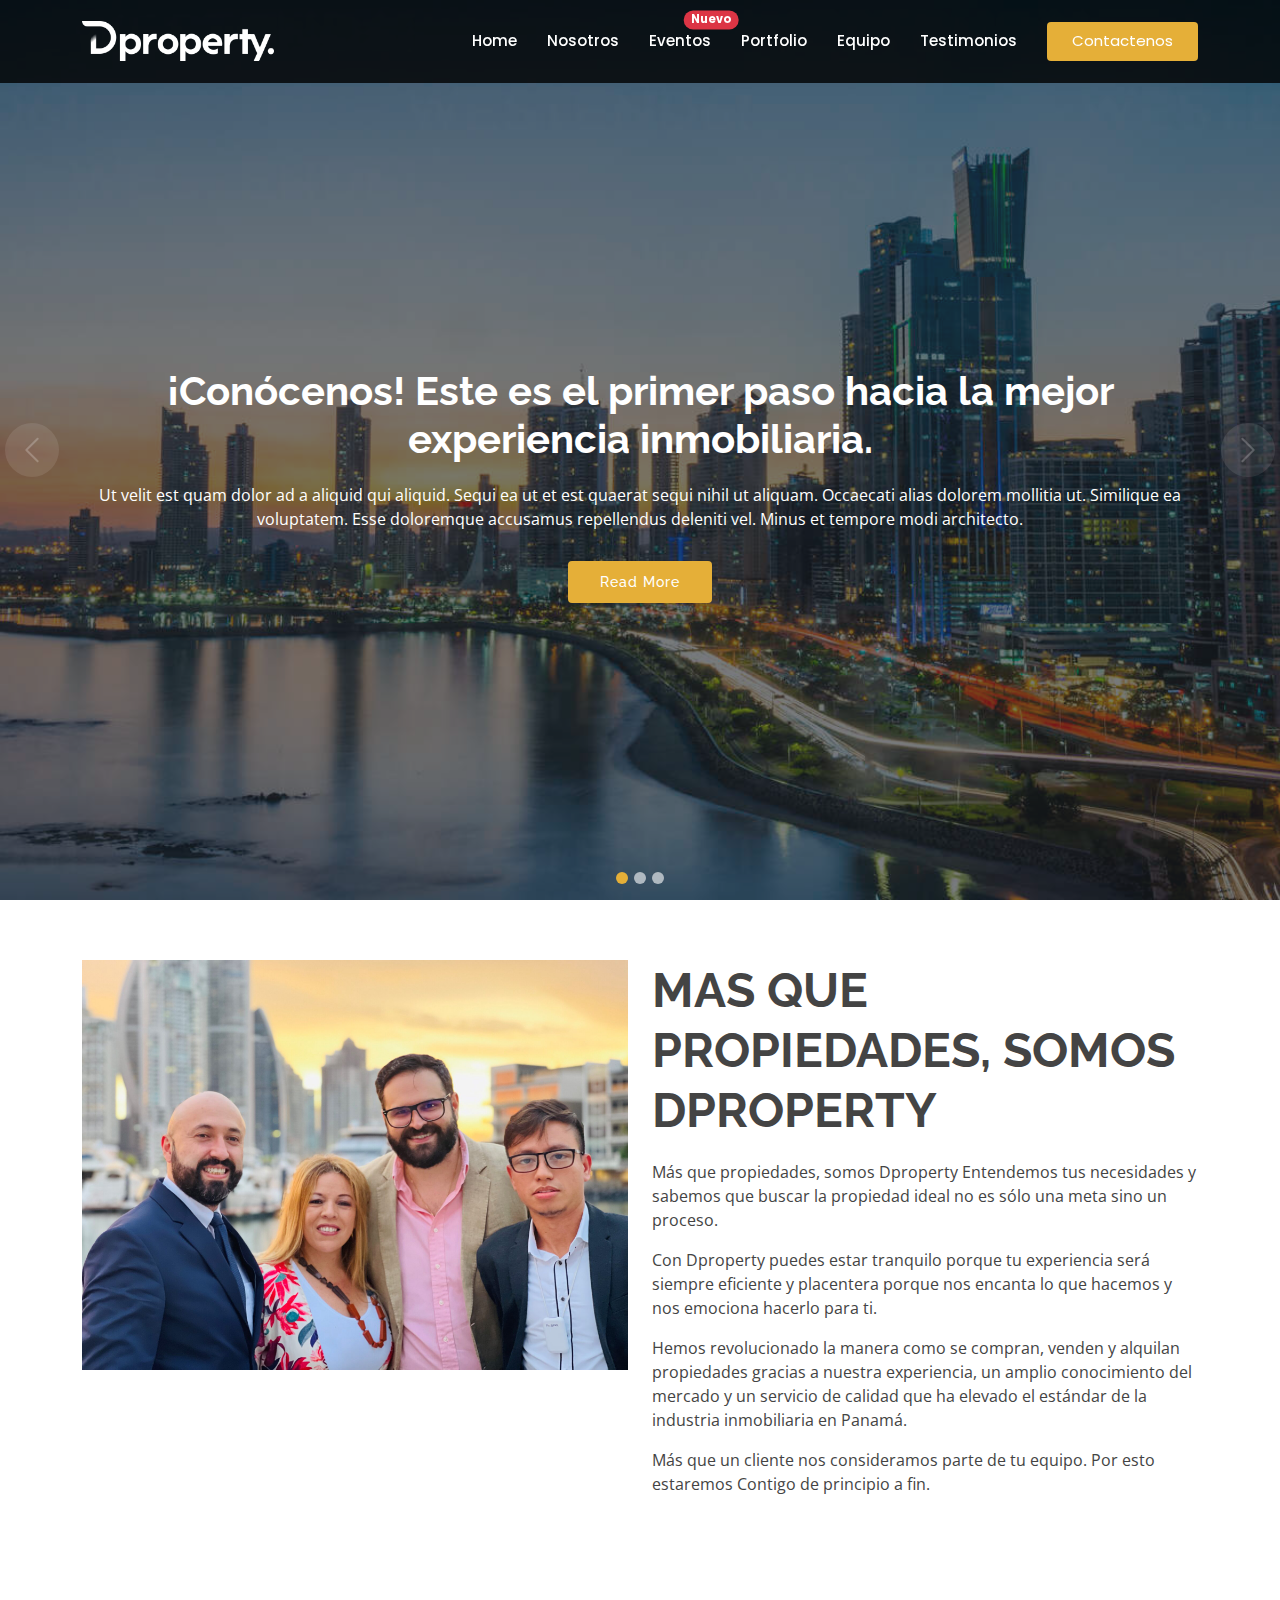
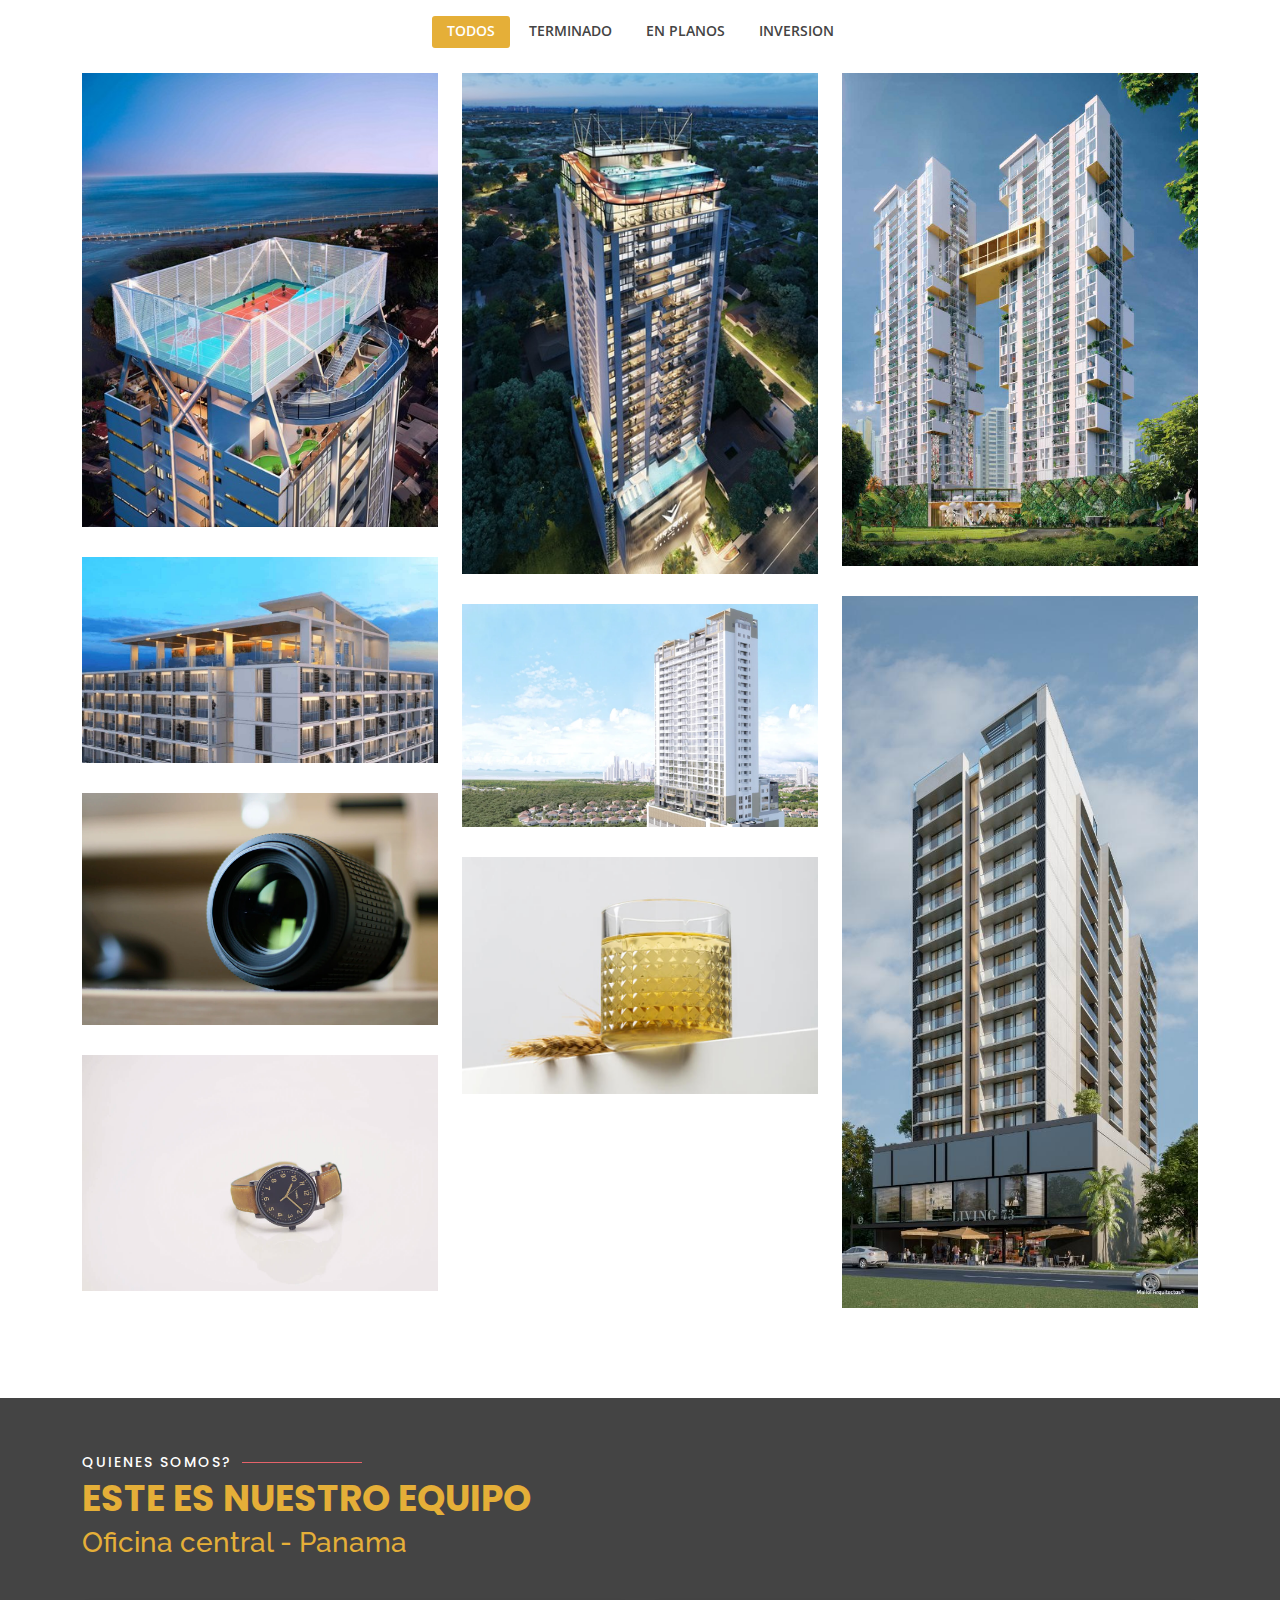
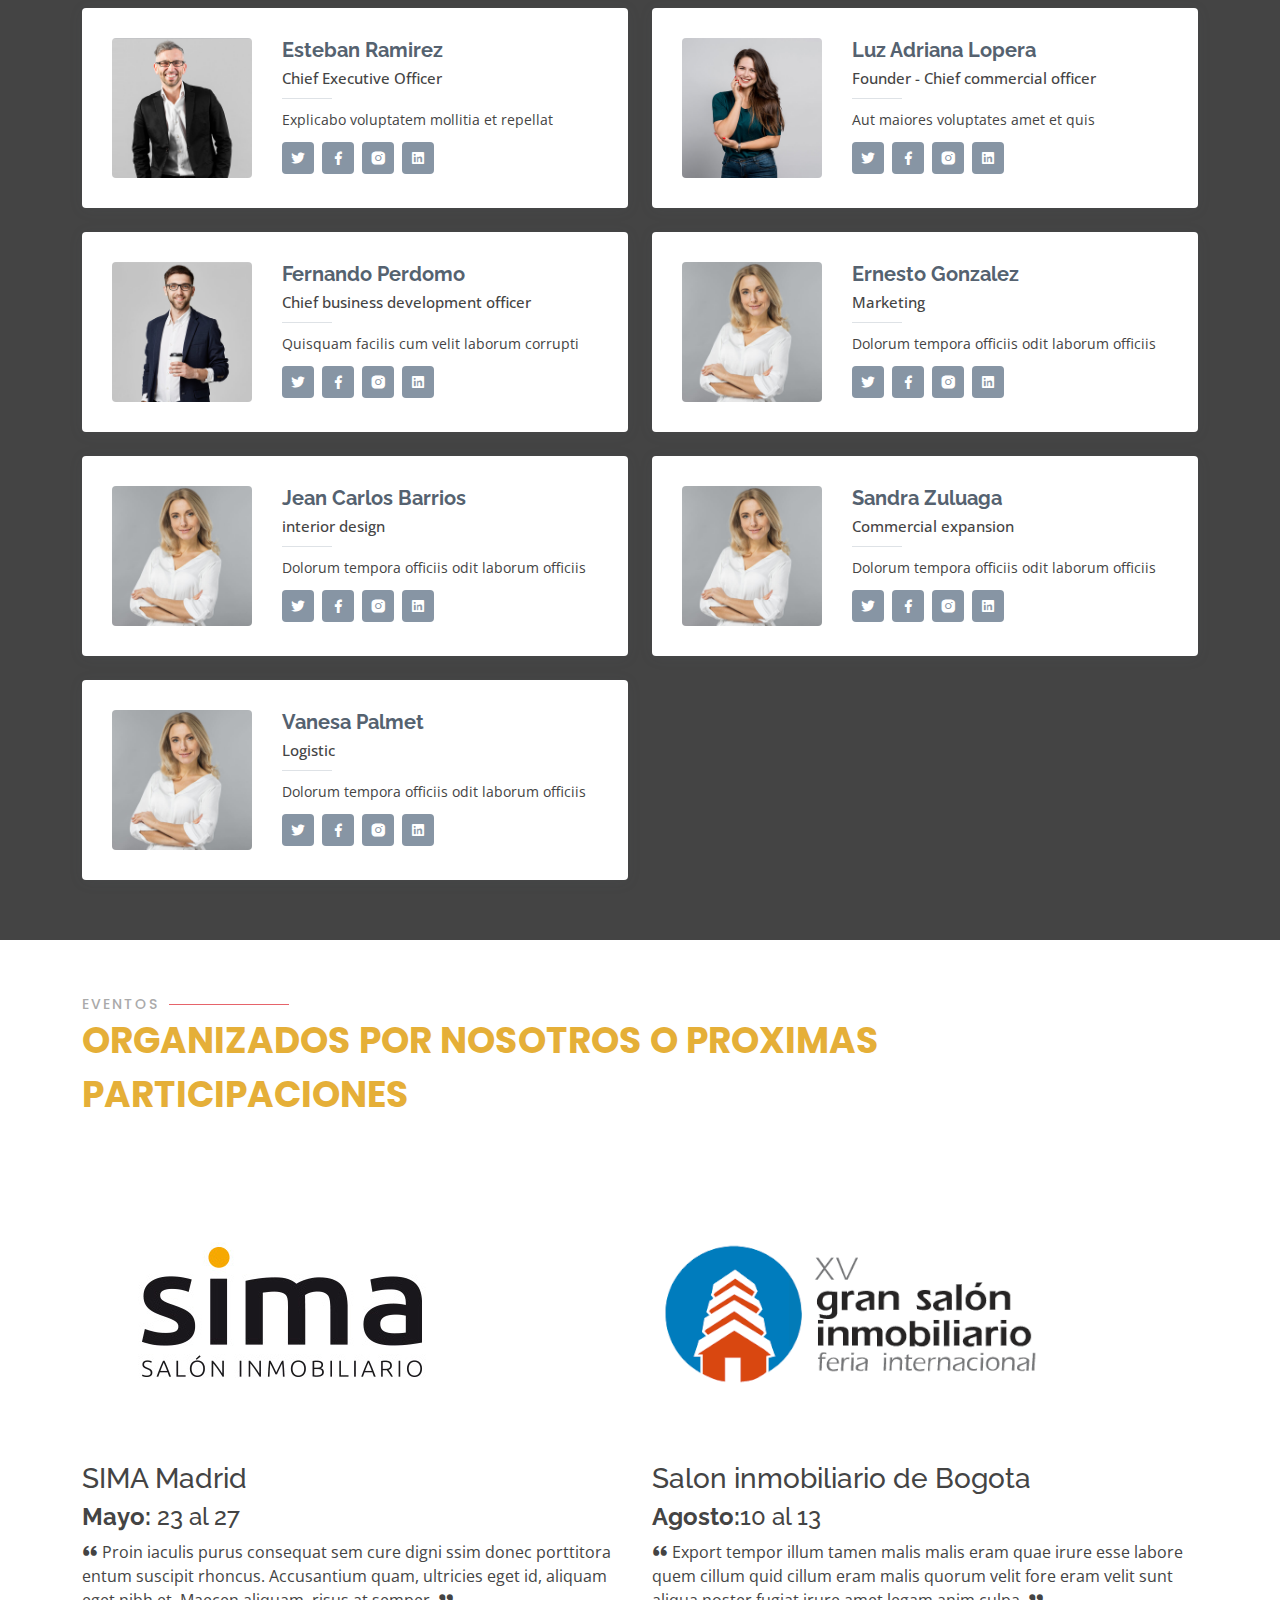
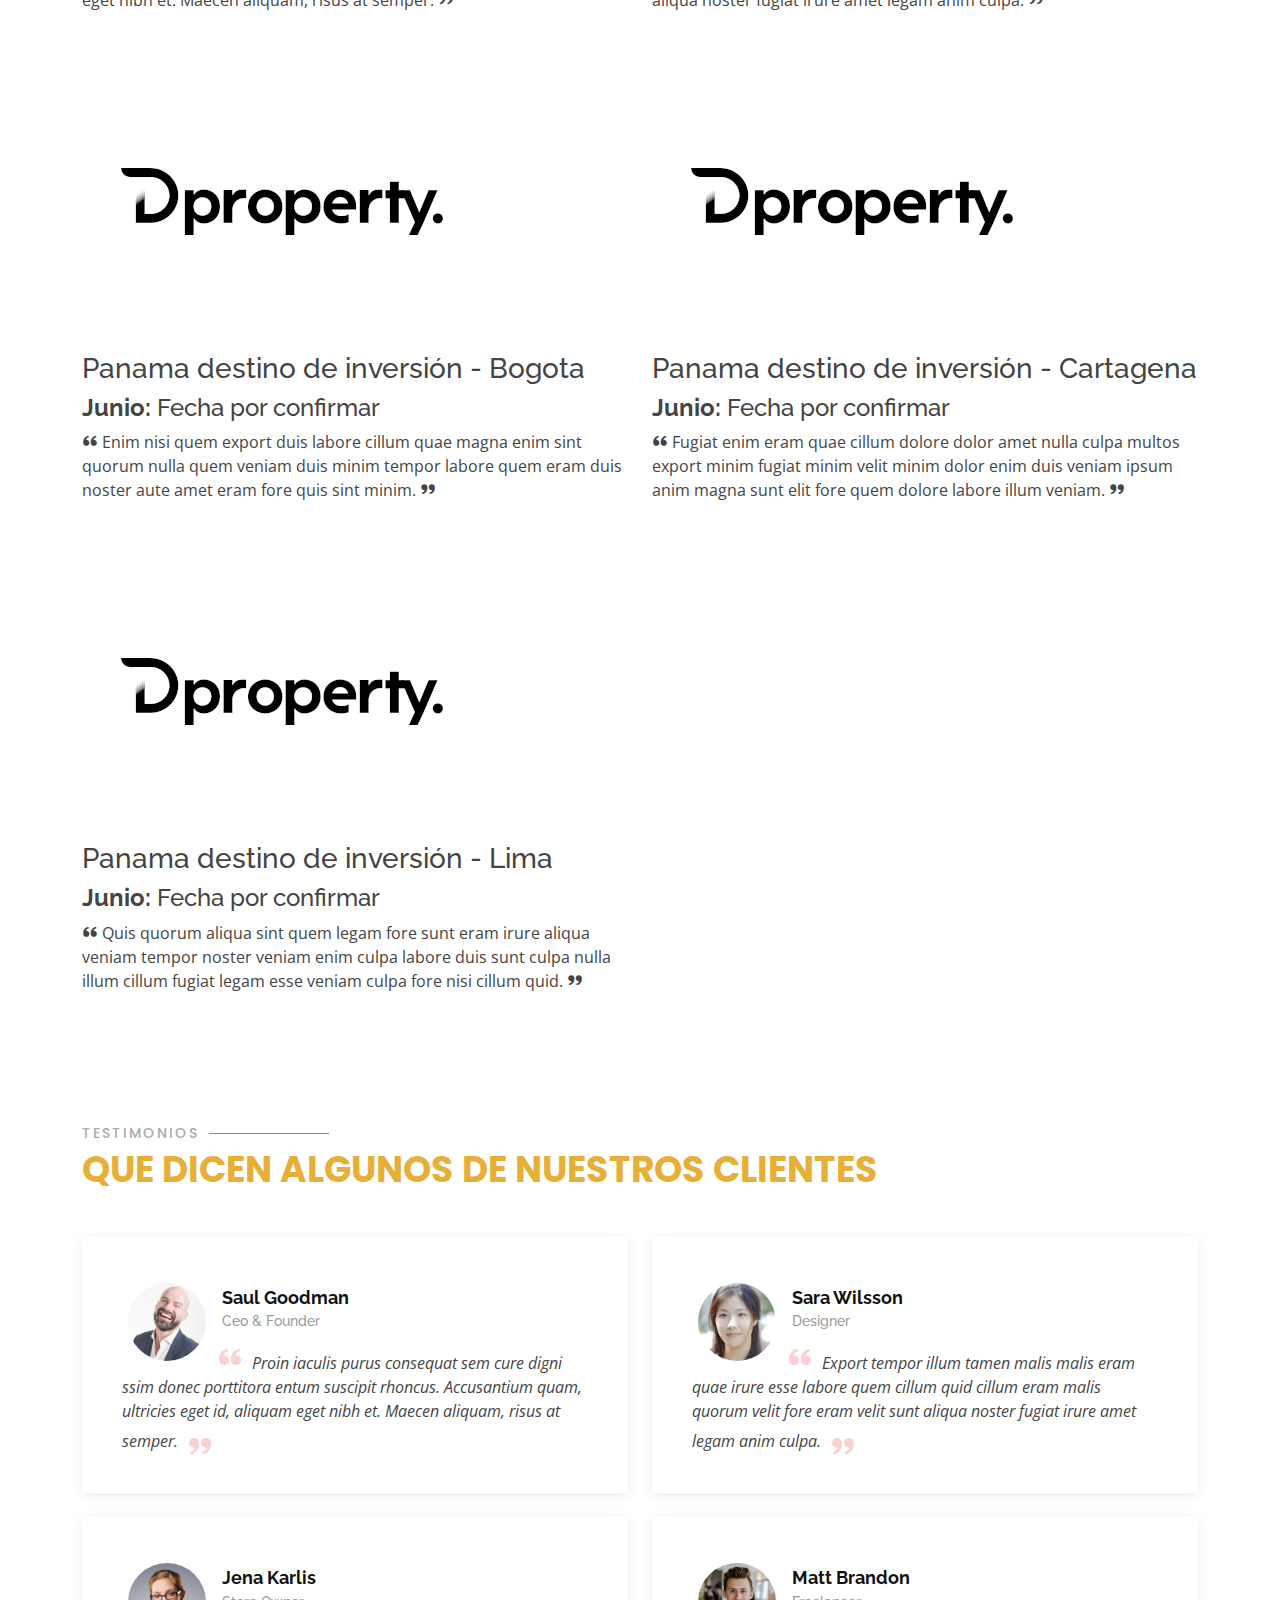
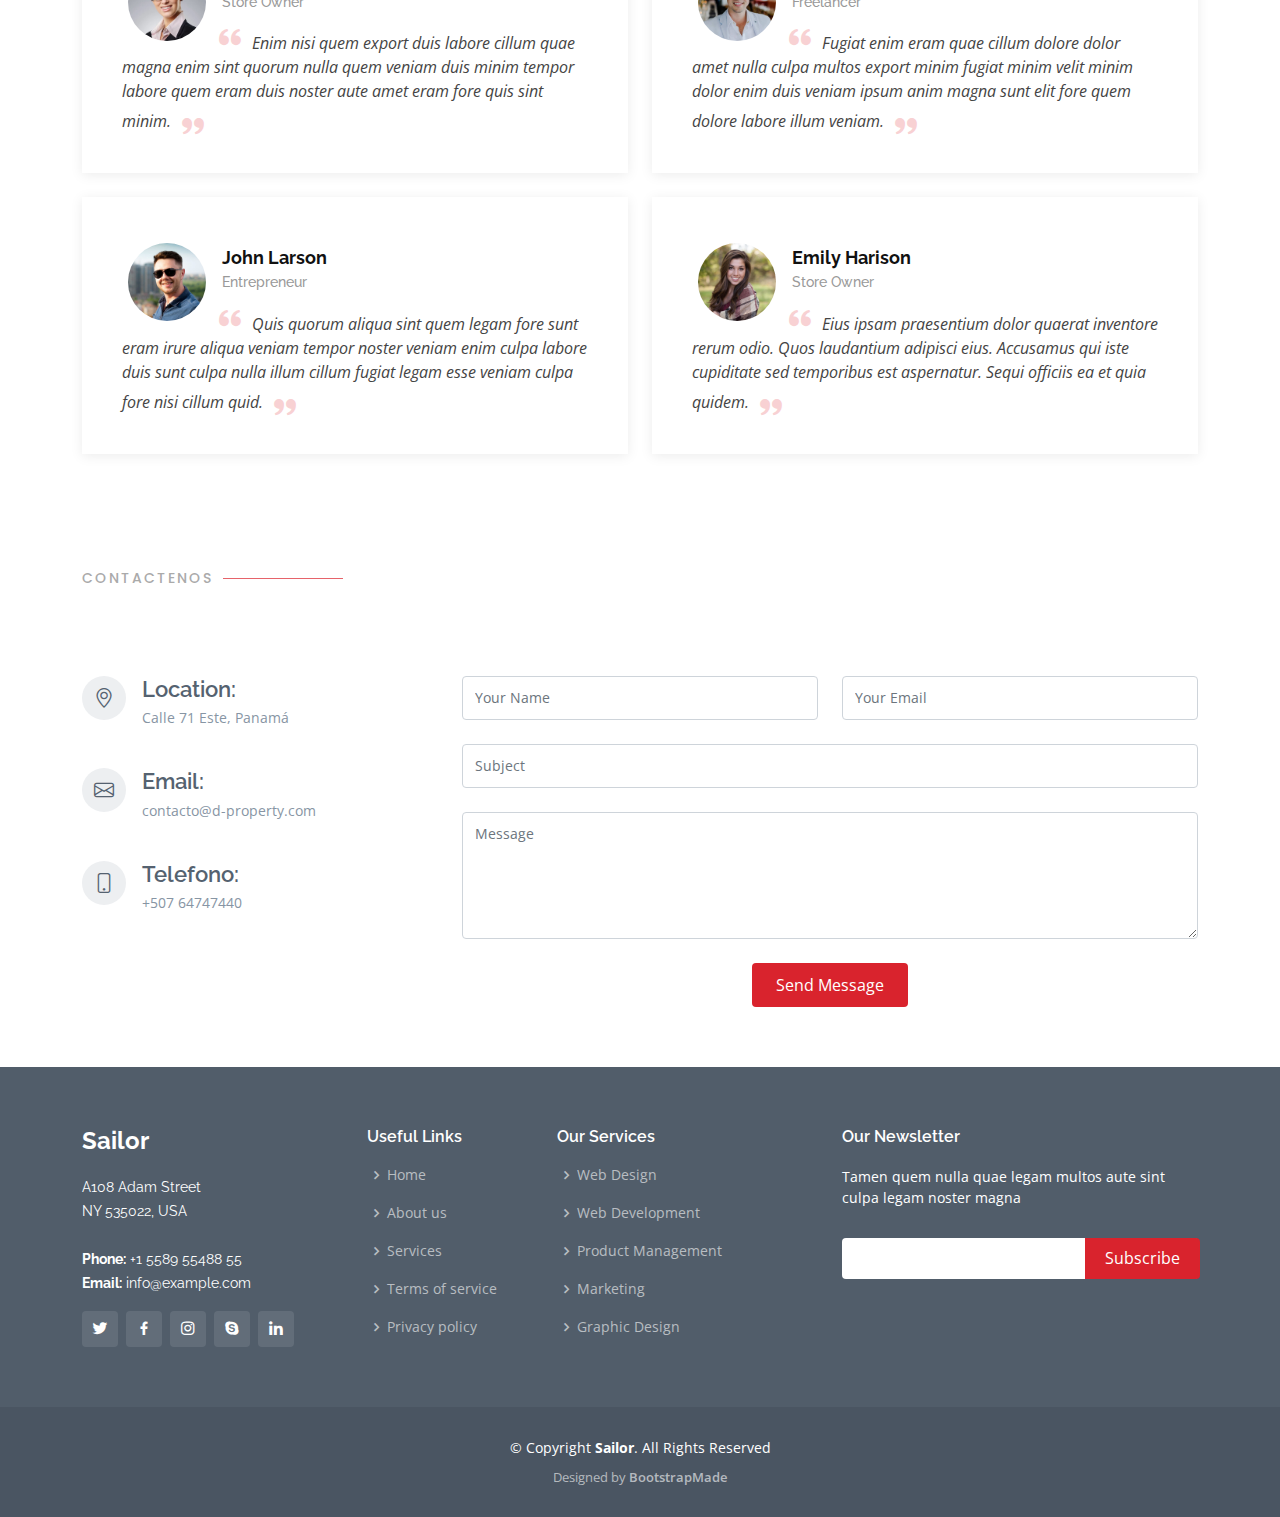
<file: index.html>
<!DOCTYPE html>
<html lang="en">
  <head>
    <meta charset="utf-8" />
    <meta content="width=device-width, initial-scale=1.0" name="viewport" />

    <title>DProperty</title>
    <meta content="" name="description" />
    <meta content="" name="keywords" />

    <!-- Favicons -->
    <link href="assets/img/favicon.png" rel="icon" />
    <link href="assets/img/apple-touch-icon.png" rel="apple-touch-icon" />

    <!-- Google Fonts -->
    <link
      href="https://fonts.googleapis.com/css?family=Open+Sans:300,300i,400,400i,600,600i,700,700i|Raleway:300,300i,400,400i,500,500i,600,600i,700,700i|Poppins:300,300i,400,400i,500,500i,600,600i,700,700i"
      rel="stylesheet"
    />

    <!-- Vendor CSS Files -->
    <link href="assets/vendor/animate.css/animate.min.css" rel="stylesheet" />
    <link
      href="assets/vendor/bootstrap/css/bootstrap.min.css"
      rel="stylesheet"
    />
    <link
      href="assets/vendor/bootstrap-icons/bootstrap-icons.css"
      rel="stylesheet"
    />
    <link href="assets/vendor/boxicons/css/boxicons.min.css" rel="stylesheet" />
    <link
      href="assets/vendor/glightbox/css/glightbox.min.css"
      rel="stylesheet"
    />
    <link href="assets/vendor/remixicon/remixicon.css" rel="stylesheet" />
    <link href="assets/vendor/swiper/swiper-bundle.min.css" rel="stylesheet" />

    <!-- Template Main CSS File -->
    <link href="assets/css/style.css" rel="stylesheet" />
  </head>

  <body>
    <!-- ======= Header ======= -->
    <header id="header" class="fixed-top d-flex align-items-center">
      <div class="container d-flex align-items-center">
        <!-- <h1 class="logo me-auto"><a href="index.html">Sailor</a></h1> -->
        <a href="index.html" class="logo me-auto"
          ><img src="assets/img/logo-white-base.png" alt="" class="img-fluid"
        /></a>

        <nav id="navbar" class="navbar">
          <ul>
            <li><a href="index.html">Home</a></li>

            <li><a href="#about">Nosotros</a></li>
            <li>
              <a href="#events"
                >Eventos
                <span
                  class="position-absolute top-0 start-100 translate-middle badge rounded-pill bg-danger"
                >
                  Nuevo
                </span></a
              >
            </li>
            <li><a href="#portfolio">Portfolio</a></li>
            <li><a href="#team">Equipo</a></li>
            <li><a href="#testimonials">Testimonios</a></li>

            <li><a href="#contact" class="getstarted">Contactenos</a></li>
          </ul>
          <i class="bi bi-list mobile-nav-toggle"></i>
        </nav>
        <!-- .navbar -->
      </div>
    </header>
    <!-- End Header -->

    <!-- ======= Hero Section ======= -->
    <section id="hero">
      <div
        id="heroCarousel"
        data-bs-interval="5000"
        class="carousel slide carousel-fade"
        data-bs-ride="carousel"
      >
        <ol class="carousel-indicators" id="hero-carousel-indicators"></ol>

        <div class="carousel-inner" role="listbox">
          <!-- Slide 1 -->
          <div
            class="carousel-item active"
            style="background-image: url(assets/img/slide/slide-1.jpg)"
          >
            <div class="carousel-container">
              <div class="container">
                <h2 class="animate__animated animate__fadeInDown">
                  ¡Conócenos! Este es el primer paso hacia la mejor experiencia
                  inmobiliaria.
                </h2>
                <p class="animate__animated animate__fadeInUp">
                  Ut velit est quam dolor ad a aliquid qui aliquid. Sequi ea ut
                  et est quaerat sequi nihil ut aliquam. Occaecati alias dolorem
                  mollitia ut. Similique ea voluptatem. Esse doloremque
                  accusamus repellendus deleniti vel. Minus et tempore modi
                  architecto.
                </p>
                <a
                  href="#about"
                  class="btn-get-started animate__animated animate__fadeInUp scrollto"
                  >Read More</a
                >
              </div>
            </div>
          </div>

          <!-- Slide 2 -->
          <div
            class="carousel-item"
            style="background-image: url(assets/img/slide/slide-2.jpeg)"
          >
            <div class="carousel-container">
              <div class="container">
                <h2 class="animate__animated animate__fadeInDown">SIMA</h2>
                <h3
                  class="animate__animated animate__fadeInUp center text-white"
                >
                  24 - 27 mayo IFEMA MADRID
                </h3>
                <p class="animate__animated animate__fadeInUp">
                  SIMA es el evento inmobiliario de referencia del mercado
                  español dirigido tanto a particulares como a compañías y
                  profesionales nacionales e internacionales.
                </p>
                <a
                  href="#about"
                  class="btn-get-started animate__animated animate__fadeInUp scrollto"
                  >Read More</a
                >
              </div>
            </div>
          </div>

          <!-- Slide 3 -->
          <div
            class="carousel-item"
            style="background-image: url(assets/img/slide/slide-3.jpg)"
          >
            <div class="carousel-container">
              <div class="container">
                <h2 class="animate__animated animate__fadeInDown">
                  Sequi ea ut et est quaerat
                </h2>
                <p class="animate__animated animate__fadeInUp">
                  Ut velit est quam dolor ad a aliquid qui aliquid. Sequi ea ut
                  et est quaerat sequi nihil ut aliquam. Occaecati alias dolorem
                  mollitia ut. Similique ea voluptatem. Esse doloremque
                  accusamus repellendus deleniti vel. Minus et tempore modi
                  architecto.
                </p>
                <a
                  href="#about"
                  class="btn-get-started animate__animated animate__fadeInUp scrollto"
                  >Read More</a
                >
              </div>
            </div>
          </div>
        </div>

        <a
          class="carousel-control-prev"
          href="#heroCarousel"
          role="button"
          data-bs-slide="prev"
        >
          <span
            class="carousel-control-prev-icon bi bi-chevron-left"
            aria-hidden="true"
          ></span>
        </a>

        <a
          class="carousel-control-next"
          href="#heroCarousel"
          role="button"
          data-bs-slide="next"
        >
          <span
            class="carousel-control-next-icon bi bi-chevron-right"
            aria-hidden="true"
          ></span>
        </a>
      </div>
    </section>
    <!-- End Hero -->

    <main id="main">
      <!-- ======= About Section ======= -->
      <section id="about" class="about">
        <div class="container">
          <div class="row content">
            <div class="col-lg-6">
              <img src="./assets/img/equipo.jpeg" class="img-fluid" />
            </div>
            <div class="col-lg-6 pt-4 pt-lg-0">
              <h2>Mas que propiedades, somos Dproperty</h2>
              <p>
                Más que propiedades, somos Dproperty Entendemos tus necesidades
                y sabemos que buscar la propiedad ideal no es sólo una meta sino
                un proceso.
              </p>
              <p>
                Con Dproperty puedes estar tranquilo porque tu experiencia será
                siempre eficiente y placentera porque nos encanta lo que hacemos
                y nos emociona hacerlo para ti.
              </p>
              <p>
                Hemos revolucionado la manera como se compran, venden y alquilan
                propiedades gracias a nuestra experiencia, un amplio
                conocimiento del mercado y un servicio de calidad que ha elevado
                el estándar de la industria inmobiliaria en Panamá.
              </p>
              <p>
                Más que un cliente nos consideramos parte de tu equipo. Por esto
                estaremos Contigo de principio a fin.
              </p>
            </div>
          </div>
        </div>
      </section>
      <!-- End About Section -->

      <!-- ======= Clients Section ======= -->
      <!-- <section id="clients" class="clients section-bg">
        <div class="container">
          <div class="row">
            <div
              class="col-lg-2 col-md-4 col-6 d-flex align-items-center justify-content-center"
            >
              <img
                src="assets/img/projects/victory_sport_logo.png"
                class="img-fluid"
                alt=""
              />
            </div>

            <div
              class="col-lg-2 col-md-4 col-6 d-flex align-items-center justify-content-center"
            >
              <img
                src="assets/img/projects/victory_wellness_logo.png"
                class="img-fluid"
                alt=""
              />
            </div>

            <div
              class="col-lg-2 col-md-4 col-6 d-flex align-items-center justify-content-center"
            >
              <img
                src="assets/img/projects/dovle_selva_logo.png"
                class="img-fluid"
                alt=""
              />
            </div>

            <div
              class="col-lg-2 col-md-4 col-6 d-flex align-items-center justify-content-center"
            >
              <img
                src="assets/img/clients/client-4.png"
                class="img-fluid"
                alt=""
              />
            </div>

            <div
              class="col-lg-2 col-md-4 col-6 d-flex align-items-center justify-content-center"
            >
              <img
                src="assets/img/clients/client-5.png"
                class="img-fluid"
                alt=""
              />
            </div>

            <div
              class="col-lg-2 col-md-4 col-6 d-flex align-items-center justify-content-center"
            >
              <img
                src="assets/img/clients/client-6.png"
                class="img-fluid"
                alt=""
              />
            </div>
          </div>
        </div>
      </section> -->
      <!-- End Clients Section -->

      <!-- ======= Services Section ======= -->
      <!-- <section id="services" class="services">
        <div class="container">
          <div class="row">
            <div class="col-md-6">
              <div class="icon-box">
                <i class="bi bi-briefcase"></i>
                <h4><a href="#">Lorem Ipsum</a></h4>
                <p>
                  Voluptatum deleniti atque corrupti quos dolores et quas
                  molestias excepturi sint occaecati cupiditate non provident
                </p>
              </div>
            </div>
            <div class="col-md-6 mt-4 mt-md-0">
              <div class="icon-box">
                <i class="bi bi-card-checklist"></i>
                <h4><a href="#">Dolor Sitema</a></h4>
                <p>
                  Minim veniam, quis nostrud exercitation ullamco laboris nisi
                  ut aliquip ex ea commodo consequat tarad limino ata
                </p>
              </div>
            </div>
            <div class="col-md-6 mt-4 mt-md-0">
              <div class="icon-box">
                <i class="bi bi-bar-chart"></i>
                <h4><a href="#">Sed ut perspiciatis</a></h4>
                <p>
                  Duis aute irure dolor in reprehenderit in voluptate velit esse
                  cillum dolore eu fugiat nulla pariatur
                </p>
              </div>
            </div>
            <div class="col-md-6 mt-4 mt-md-0">
              <div class="icon-box">
                <i class="bi bi-binoculars"></i>
                <h4><a href="#">Nemo Enim</a></h4>
                <p>
                  Excepteur sint occaecat cupidatat non proident, sunt in culpa
                  qui officia deserunt mollit anim id est laborum
                </p>
              </div>
            </div>
            <div class="col-md-6 mt-4 mt-md-0">
              <div class="icon-box">
                <i class="bi bi-brightness-high"></i>
                <h4><a href="#">Magni Dolore</a></h4>
                <p>
                  At vero eos et accusamus et iusto odio dignissimos ducimus qui
                  blanditiis praesentium voluptatum deleniti atque
                </p>
              </div>
            </div>
            <div class="col-md-6 mt-4 mt-md-0">
              <div class="icon-box">
                <i class="bi bi-calendar4-week"></i>
                <h4><a href="#">Eiusmod Tempor</a></h4>
                <p>
                  Et harum quidem rerum facilis est et expedita distinctio. Nam
                  libero tempore, cum soluta nobis est eligendi
                </p>
              </div>
            </div>
          </div>
        </div>
      </section> -->
      <!-- End Services Section -->

      <!-- ======= Portfolio Section ======= -->
      <section id="portfolio" class="portfolio">
        <div class="container">
          <div class="row">
            <div class="col-lg-12 d-flex justify-content-center">
              <ul id="portfolio-flters">
                <li data-filter="*" class="filter-active">Todos</li>
                <li data-filter=".filter-app">Terminado</li>
                <li data-filter=".filter-card">En Planos</li>
                <li data-filter=".filter-web">Inversion</li>
              </ul>
            </div>
          </div>

          <div class="row portfolio-container">
            <div class="col-lg-4 col-md-6 portfolio-item filter-app">
              <div class="portfolio-wrap">
                <img
                  src="assets/img/projects/victory-sport.jpeg"
                  class="img-fluid"
                  alt=""
                />
                <div class="portfolio-info">
                  <h4>Victory Sport</h4>
                  <p>Coco del mar</p>
                  <div class="portfolio-links">
                    <a
                      href="assets/img/portfolio/portfolio-1.jpg"
                      data-gallery="portfolioGallery"
                      class="portfolio-lightbox"
                      title="App 1"
                      ><i class="bx bx-plus"></i
                    ></a>
                    <a
                      href="portfolio-details.html"
                      class="portfolio-details-lightbox"
                      data-glightbox="type: external"
                      title="Portfolio Details"
                      ><i class="bx bx-link"></i
                    ></a>
                  </div>
                </div>
              </div>
            </div>

            <div class="col-lg-4 col-md-6 portfolio-item filter-web">
              <div class="portfolio-wrap">
                <img
                  src="assets/img/projects/victory-wellness.jpeg"
                  class="img-fluid"
                  alt=""
                />
                <div class="portfolio-info">
                  <h4>Victory Wellness</h4>
                  <p>Coco del mar</p>
                  <div class="portfolio-links">
                    <a
                      href="assets/img/projects/victory-wellness.jpeg"
                      data-gallery="portfolioGallery"
                      class="portfolio-lightbox"
                      title="Web 3"
                      ><i class="bx bx-plus"></i
                    ></a>
                    <a
                      href="portfolio-details.html"
                      class="portfolio-details-lightbox"
                      data-glightbox="type: external"
                      title="Portfolio Details"
                      ><i class="bx bx-link"></i
                    ></a>
                  </div>
                </div>
              </div>
            </div>

            <div class="col-lg-4 col-md-6 portfolio-item filter-app">
              <div class="portfolio-wrap">
                <img
                  src="assets/img/projects/wanders.jpeg"
                  class="img-fluid"
                  alt=""
                />
                <div class="portfolio-info">
                  <h4>Wander & Yoo</h4>
                  <p>Marbella</p>
                  <div class="portfolio-links">
                    <a
                      href="assets/img/projects/wanders.jpeg"
                      data-gallery="portfolioGallery"
                      class="portfolio-lightbox"
                      title="App 2"
                      ><i class="bx bx-plus"></i
                    ></a>
                    <a
                      href="portfolio-details.html"
                      class="portfolio-details-lightbox"
                      data-glightbox="type: external"
                      title="Portfolio Details"
                      ><i class="bx bx-link"></i
                    ></a>
                  </div>
                </div>
              </div>
            </div>

            <div class="col-lg-4 col-md-6 portfolio-item filter-card">
              <div class="portfolio-wrap">
                <img
                  src="assets/img/projects/thehub.jpeg"
                  class="img-fluid"
                  alt=""
                />
                <div class="portfolio-info">
                  <h4>The Hub</h4>
                  <p>San Francisco</p>
                  <div class="portfolio-links">
                    <a
                      href="assets/img/projects/thehub.jpeg"
                      data-gallery="portfolioGallery"
                      class="portfolio-lightbox"
                      title="Card 2"
                      ><i class="bx bx-plus"></i
                    ></a>
                    <a
                      href="portfolio-details.html"
                      class="portfolio-details-lightbox"
                      data-glightbox="type: external"
                      title="Portfolio Details"
                      ><i class="bx bx-link"></i
                    ></a>
                  </div>
                </div>
              </div>
            </div>

            <div class="col-lg-4 col-md-6 portfolio-item filter-web">
              <div class="portfolio-wrap">
                <img
                  src="assets/img/projects/living73.jpeg"
                  class="img-fluid"
                  alt=""
                />
                <div class="portfolio-info">
                  <h4>Web 2</h4>
                  <p>Web</p>
                  <div class="portfolio-links">
                    <a
                      href="assets/img/projects/living73.jpeg"
                      data-gallery="portfolioGallery"
                      class="portfolio-lightbox"
                      title="Web 2"
                      ><i class="bx bx-plus"></i
                    ></a>
                    <a
                      href="portfolio-details.html"
                      class="portfolio-details-lightbox"
                      data-glightbox="type: external"
                      title="Portfolio Details"
                      ><i class="bx bx-link"></i
                    ></a>
                  </div>
                </div>
              </div>
            </div>

            <div class="col-lg-4 col-md-6 portfolio-item filter-app">
              <div class="portfolio-wrap">
                <img
                  src="assets/img/projects/oceana.webp"
                  class="img-fluid"
                  alt=""
                />
                <div class="portfolio-info">
                  <h4>App 3</h4>
                  <p>App</p>
                  <div class="portfolio-links">
                    <a
                      href="assets/img/projects/oceana.webp"
                      data-gallery="portfolioGallery"
                      class="portfolio-lightbox"
                      title="App 3"
                      ><i class="bx bx-plus"></i
                    ></a>
                    <a
                      href="portfolio-details.html"
                      class="portfolio-details-lightbox"
                      data-glightbox="type: external"
                      title="Portfolio Details"
                      ><i class="bx bx-link"></i
                    ></a>
                  </div>
                </div>
              </div>
            </div>

            <div class="col-lg-4 col-md-6 portfolio-item filter-card">
              <div class="portfolio-wrap">
                <img
                  src="assets/img/portfolio/portfolio-7.jpg"
                  class="img-fluid"
                  alt=""
                />
                <div class="portfolio-info">
                  <h4>Card 1</h4>
                  <p>Card</p>
                  <div class="portfolio-links">
                    <a
                      href="assets/img/portfolio/portfolio-7.jpg"
                      data-gallery="portfolioGallery"
                      class="portfolio-lightbox"
                      title="Card 1"
                      ><i class="bx bx-plus"></i
                    ></a>
                    <a
                      href="portfolio-details.html"
                      class="portfolio-details-lightbox"
                      data-glightbox="type: external"
                      title="Portfolio Details"
                      ><i class="bx bx-link"></i
                    ></a>
                  </div>
                </div>
              </div>
            </div>

            <div class="col-lg-4 col-md-6 portfolio-item filter-card">
              <div class="portfolio-wrap">
                <img
                  src="assets/img/portfolio/portfolio-8.jpg"
                  class="img-fluid"
                  alt=""
                />
                <div class="portfolio-info">
                  <h4>Card 3</h4>
                  <p>Card</p>
                  <div class="portfolio-links">
                    <a
                      href="assets/img/portfolio/portfolio-8.jpg"
                      data-gallery="portfolioGallery"
                      class="portfolio-lightbox"
                      title="Card 3"
                      ><i class="bx bx-plus"></i
                    ></a>
                    <a
                      href="portfolio-details.html"
                      class="portfolio-details-lightbox"
                      data-glightbox="type: external"
                      title="Portfolio Details"
                      ><i class="bx bx-link"></i
                    ></a>
                  </div>
                </div>
              </div>
            </div>

            <div class="col-lg-4 col-md-6 portfolio-item filter-web">
              <div class="portfolio-wrap">
                <img
                  src="assets/img/portfolio/portfolio-9.jpg"
                  class="img-fluid"
                  alt=""
                />
                <div class="portfolio-info">
                  <h4>Web 3</h4>
                  <p>Web</p>
                  <div class="portfolio-links">
                    <a
                      href="assets/img/portfolio/portfolio-9.jpg"
                      data-gallery="portfolioGallery"
                      class="portfolio-lightbox"
                      title="Web 3"
                      ><i class="bx bx-plus"></i
                    ></a>
                    <a
                      href="portfolio-details.html"
                      class="portfolio-details-lightbox"
                      data-glightbox="type: external"
                      title="Portfolio Details"
                      ><i class="bx bx-link"></i
                    ></a>
                  </div>
                </div>
              </div>
            </div>
          </div>
        </div>
      </section>
      <!-- End Portfolio Section -->
    </main>
    <!-- End #main -->
    <!-- ======= Team Section ======= -->
    <section id="team" class="team section-bg">
      <div class="container">
        <div class="section-title text-palette2">
          <h2 class="text-white">Quienes somos?</h2>
          <p class="text-palette2">Este es nuestro equipo</p>
          <h3>Oficina central - Panama</h3>
        </div>

        <div class="row">
          <div class="col-lg-6">
            <div class="member d-flex align-items-start">
              <div class="pic">
                <img
                  src="assets/img/team/team-1.jpg"
                  class="img-fluid"
                  alt=""
                />
              </div>
              <div class="member-info">
                <h4>Esteban Ramirez</h4>
                <span>Chief Executive Officer</span>
                <p>Explicabo voluptatem mollitia et repellat</p>
                <div class="social">
                  <a href=""><i class="ri-twitter-fill"></i></a>
                  <a href=""><i class="ri-facebook-fill"></i></a>
                  <a href=""><i class="ri-instagram-fill"></i></a>
                  <a href=""> <i class="ri-linkedin-box-fill"></i> </a>
                </div>
              </div>
            </div>
          </div>

          <div class="col-lg-6 mt-4 mt-lg-0">
            <div class="member d-flex align-items-start">
              <div class="pic">
                <img
                  src="assets/img/team/team-2.jpg"
                  class="img-fluid"
                  alt=""
                />
              </div>
              <div class="member-info">
                <h4>Luz Adriana Lopera</h4>
                <span>Founder - Chief commercial officer</span>
                <p>Aut maiores voluptates amet et quis</p>
                <div class="social">
                  <a href=""><i class="ri-twitter-fill"></i></a>
                  <a href=""><i class="ri-facebook-fill"></i></a>
                  <a href=""><i class="ri-instagram-fill"></i></a>
                  <a href=""> <i class="ri-linkedin-box-fill"></i> </a>
                </div>
              </div>
            </div>
          </div>

          <div class="col-lg-6 mt-4">
            <div class="member d-flex align-items-start">
              <div class="pic">
                <img
                  src="assets/img/team/team-3.jpg"
                  class="img-fluid"
                  alt=""
                />
              </div>
              <div class="member-info">
                <h4>Fernando Perdomo</h4>
                <span>Chief business development officer</span>
                <p>Quisquam facilis cum velit laborum corrupti</p>
                <div class="social">
                  <a href=""><i class="ri-twitter-fill"></i></a>
                  <a href=""><i class="ri-facebook-fill"></i></a>
                  <a href=""><i class="ri-instagram-fill"></i></a>
                  <a href=""> <i class="ri-linkedin-box-fill"></i> </a>
                </div>
              </div>
            </div>
          </div>

          <div class="col-lg-6 mt-4">
            <div class="member d-flex align-items-start">
              <div class="pic">
                <img
                  src="assets/img/team/team-4.jpg"
                  class="img-fluid"
                  alt=""
                />
              </div>
              <div class="member-info">
                <h4>Ernesto Gonzalez</h4>
                <span>Marketing</span>
                <p>Dolorum tempora officiis odit laborum officiis</p>
                <div class="social">
                  <a href=""><i class="ri-twitter-fill"></i></a>
                  <a href=""><i class="ri-facebook-fill"></i></a>
                  <a href=""><i class="ri-instagram-fill"></i></a>
                  <a href=""> <i class="ri-linkedin-box-fill"></i> </a>
                </div>
              </div>
            </div>
          </div>
          <div class="col-lg-6 mt-4">
            <div class="member d-flex align-items-start">
              <div class="pic">
                <img
                  src="assets/img/team/team-4.jpg"
                  class="img-fluid"
                  alt=""
                />
              </div>
              <div class="member-info">
                <h4>Jean Carlos Barrios</h4>
                <span>interior design</span>
                <p>Dolorum tempora officiis odit laborum officiis</p>
                <div class="social">
                  <a href=""><i class="ri-twitter-fill"></i></a>
                  <a href=""><i class="ri-facebook-fill"></i></a>
                  <a href=""><i class="ri-instagram-fill"></i></a>
                  <a href=""> <i class="ri-linkedin-box-fill"></i> </a>
                </div>
              </div>
            </div>
          </div>
          <div class="col-lg-6 mt-4">
            <div class="member d-flex align-items-start">
              <div class="pic">
                <img
                  src="assets/img/team/team-4.jpg"
                  class="img-fluid"
                  alt=""
                />
              </div>
              <div class="member-info">
                <h4>Sandra Zuluaga</h4>
                <span>Commercial expansion</span>
                <p>Dolorum tempora officiis odit laborum officiis</p>
                <div class="social">
                  <a href=""><i class="ri-twitter-fill"></i></a>
                  <a href=""><i class="ri-facebook-fill"></i></a>
                  <a href=""><i class="ri-instagram-fill"></i></a>
                  <a href=""> <i class="ri-linkedin-box-fill"></i> </a>
                </div>
              </div>
            </div>
          </div>
          <div class="col-lg-6 mt-4">
            <div class="member d-flex align-items-start">
              <div class="pic">
                <img
                  src="assets/img/team/team-4.jpg"
                  class="img-fluid"
                  alt=""
                />
              </div>
              <div class="member-info">
                <h4>Vanesa Palmet</h4>
                <span>Logistic</span>
                <p>Dolorum tempora officiis odit laborum officiis</p>
                <div class="social">
                  <a href=""><i class="ri-twitter-fill"></i></a>
                  <a href=""><i class="ri-facebook-fill"></i></a>
                  <a href=""><i class="ri-instagram-fill"></i></a>
                  <a href=""> <i class="ri-linkedin-box-fill"></i> </a>
                </div>
              </div>
            </div>
          </div>
        </div>
      </div>
    </section>
    <!-- End Team Section -->
    <!-- ======= Event Section ======= -->
    <section id="events" class="events">
      <div class="container">
        <div class="section-title text-palette2">
          <h2 class="text-palette1">Eventos</h2>
          <p class="text-palette2">
            Organizados por nosotros o proximas participaciones
          </p>
        </div>
        <div class="row">
          <div class="col-lg-6">
            <div class="testimonial-item">
              <img
                src="assets/img/gmb-sima.jpg"
                class="testimonial-img"
                alt=""
              />
              <h3>SIMA Madrid</h3>
              <h4><strong>Mayo:</strong> 23 al 27</h4>
              <p>
                <i class="bx bxs-quote-alt-left quote-icon-left"></i>
                Proin iaculis purus consequat sem cure digni ssim donec
                porttitora entum suscipit rhoncus. Accusantium quam, ultricies
                eget id, aliquam eget nibh et. Maecen aliquam, risus at semper.
                <i class="bx bxs-quote-alt-right quote-icon-right"></i>
              </p>
            </div>
          </div>

          <div class="col-lg-6">
            <div class="testimonial-item mt-4 mt-lg-0">
              <img
                src="assets/img/gran-salon-Inmobiliario.png"
                class="testimonial-img"
                alt=""
              />
              <h3>Salon inmobiliario de Bogota</h3>
              <h4><strong>Agosto:</strong>10 al 13</h4>
              <p>
                <i class="bx bxs-quote-alt-left quote-icon-left"></i>
                Export tempor illum tamen malis malis eram quae irure esse
                labore quem cillum quid cillum eram malis quorum velit fore eram
                velit sunt aliqua noster fugiat irure amet legam anim culpa.
                <i class="bx bxs-quote-alt-right quote-icon-right"></i>
              </p>
            </div>
          </div>

          <div class="col-lg-6">
            <div class="testimonial-item mt-4">
              <img
                src="assets/img/dproperty.png"
                class="testimonial-img"
                alt=""
              />
              <h3>Panama destino de inversión - Bogota</h3>
              <h4><strong>Junio:</strong> Fecha por confirmar</h4>
              <p>
                <i class="bx bxs-quote-alt-left quote-icon-left"></i>
                Enim nisi quem export duis labore cillum quae magna enim sint
                quorum nulla quem veniam duis minim tempor labore quem eram duis
                noster aute amet eram fore quis sint minim.
                <i class="bx bxs-quote-alt-right quote-icon-right"></i>
              </p>
            </div>
          </div>

          <div class="col-lg-6">
            <div class="testimonial-item mt-4">
              <img
                src="assets/img/dproperty.png"
                class="testimonial-img"
                alt=""
              />
              <h3>Panama destino de inversión - Cartagena</h3>
              <h4><strong>Junio:</strong> Fecha por confirmar</h4>
              <p>
                <i class="bx bxs-quote-alt-left quote-icon-left"></i>
                Fugiat enim eram quae cillum dolore dolor amet nulla culpa
                multos export minim fugiat minim velit minim dolor enim duis
                veniam ipsum anim magna sunt elit fore quem dolore labore illum
                veniam.
                <i class="bx bxs-quote-alt-right quote-icon-right"></i>
              </p>
            </div>
          </div>

          <div class="col-lg-6">
            <div class="testimonial-item mt-4">
              <img
                src="assets/img/dproperty.png"
                class="testimonial-img"
                alt=""
              />
              <h3>Panama destino de inversión - Lima</h3>
              <h4><strong>Junio: </strong> Fecha por confirmar</h4>
              <p>
                <i class="bx bxs-quote-alt-left quote-icon-left"></i>
                Quis quorum aliqua sint quem legam fore sunt eram irure aliqua
                veniam tempor noster veniam enim culpa labore duis sunt culpa
                nulla illum cillum fugiat legam esse veniam culpa fore nisi
                cillum quid.
                <i class="bx bxs-quote-alt-right quote-icon-right"></i>
              </p>
            </div>
          </div>
        </div>
      </div>
    </section>
    <!-- End Events Section -->

    <!-- ======= Testimonials Section ======= -->
    <section id="testimonials" class="testimonials">
      <div class="container">
        <div class="section-title text-palette2">
          <h2 class="text-palette1">Testimonios</h2>
          <p class="text-palette2">Que dicen algunos de nuestros clientes</p>
        </div>
        <div class="row">
          <div class="col-lg-6">
            <div class="testimonial-item">
              <img
                src="assets/img/testimonials/testimonials-1.jpg"
                class="testimonial-img"
                alt=""
              />
              <h3>Saul Goodman</h3>
              <h4>Ceo &amp; Founder</h4>
              <p>
                <i class="bx bxs-quote-alt-left quote-icon-left"></i>
                Proin iaculis purus consequat sem cure digni ssim donec
                porttitora entum suscipit rhoncus. Accusantium quam, ultricies
                eget id, aliquam eget nibh et. Maecen aliquam, risus at semper.
                <i class="bx bxs-quote-alt-right quote-icon-right"></i>
              </p>
            </div>
          </div>

          <div class="col-lg-6">
            <div class="testimonial-item mt-4 mt-lg-0">
              <img
                src="assets/img/testimonials/testimonials-2.jpg"
                class="testimonial-img"
                alt=""
              />
              <h3>Sara Wilsson</h3>
              <h4>Designer</h4>
              <p>
                <i class="bx bxs-quote-alt-left quote-icon-left"></i>
                Export tempor illum tamen malis malis eram quae irure esse
                labore quem cillum quid cillum eram malis quorum velit fore eram
                velit sunt aliqua noster fugiat irure amet legam anim culpa.
                <i class="bx bxs-quote-alt-right quote-icon-right"></i>
              </p>
            </div>
          </div>

          <div class="col-lg-6">
            <div class="testimonial-item mt-4">
              <img
                src="assets/img/testimonials/testimonials-3.jpg"
                class="testimonial-img"
                alt=""
              />
              <h3>Jena Karlis</h3>
              <h4>Store Owner</h4>
              <p>
                <i class="bx bxs-quote-alt-left quote-icon-left"></i>
                Enim nisi quem export duis labore cillum quae magna enim sint
                quorum nulla quem veniam duis minim tempor labore quem eram duis
                noster aute amet eram fore quis sint minim.
                <i class="bx bxs-quote-alt-right quote-icon-right"></i>
              </p>
            </div>
          </div>

          <div class="col-lg-6">
            <div class="testimonial-item mt-4">
              <img
                src="assets/img/testimonials/testimonials-4.jpg"
                class="testimonial-img"
                alt=""
              />
              <h3>Matt Brandon</h3>
              <h4>Freelancer</h4>
              <p>
                <i class="bx bxs-quote-alt-left quote-icon-left"></i>
                Fugiat enim eram quae cillum dolore dolor amet nulla culpa
                multos export minim fugiat minim velit minim dolor enim duis
                veniam ipsum anim magna sunt elit fore quem dolore labore illum
                veniam.
                <i class="bx bxs-quote-alt-right quote-icon-right"></i>
              </p>
            </div>
          </div>

          <div class="col-lg-6">
            <div class="testimonial-item mt-4">
              <img
                src="assets/img/testimonials/testimonials-5.jpg"
                class="testimonial-img"
                alt=""
              />
              <h3>John Larson</h3>
              <h4>Entrepreneur</h4>
              <p>
                <i class="bx bxs-quote-alt-left quote-icon-left"></i>
                Quis quorum aliqua sint quem legam fore sunt eram irure aliqua
                veniam tempor noster veniam enim culpa labore duis sunt culpa
                nulla illum cillum fugiat legam esse veniam culpa fore nisi
                cillum quid.
                <i class="bx bxs-quote-alt-right quote-icon-right"></i>
              </p>
            </div>
          </div>

          <div class="col-lg-6">
            <div class="testimonial-item mt-4">
              <img
                src="assets/img/testimonials/testimonials-6.jpg"
                class="testimonial-img"
                alt=""
              />
              <h3>Emily Harison</h3>
              <h4>Store Owner</h4>
              <p>
                <i class="bx bxs-quote-alt-left quote-icon-left"></i>
                Eius ipsam praesentium dolor quaerat inventore rerum odio. Quos
                laudantium adipisci eius. Accusamus qui iste cupiditate sed
                temporibus est aspernatur. Sequi officiis ea et quia quidem.
                <i class="bx bxs-quote-alt-right quote-icon-right"></i>
              </p>
            </div>
          </div>
        </div>
      </div>
    </section>
    <!-- End Testimonials Section -->
    <!-- ======= Contact Section ======= -->
    <section id="contact" class="contact">
      <div class="container">
        <div class="section-title text-palette2">
          <h2 class="text-palette1">Contactenos</h2>
        </div>

        <div class="row mt-5">
          <div class="col-lg-4">
            <div class="info">
              <div class="address">
                <i class="bi bi-geo-alt"></i>
                <h4>Location:</h4>
                <p>Calle 71 Este, Panamá</p>
              </div>

              <div class="email">
                <i class="bi bi-envelope"></i>
                <h4>Email:</h4>
                <p>contacto@d-property.com</p>
              </div>

              <div class="phone">
                <i class="bi bi-phone"></i>
                <h4>Telefono:</h4>
                <p>+507 64747440</p>
              </div>
            </div>
          </div>

          <div class="col-lg-8 mt-5 mt-lg-0">
            <form
              action="forms/contact.php"
              method="post"
              role="form"
              class="php-email-form"
            >
              <div class="row">
                <div class="col-md-6 form-group">
                  <input
                    type="text"
                    name="name"
                    class="form-control"
                    id="name"
                    placeholder="Your Name"
                    required
                  />
                </div>
                <div class="col-md-6 form-group mt-3 mt-md-0">
                  <input
                    type="email"
                    class="form-control"
                    name="email"
                    id="email"
                    placeholder="Your Email"
                    required
                  />
                </div>
              </div>
              <div class="form-group mt-3">
                <input
                  type="text"
                  class="form-control"
                  name="subject"
                  id="subject"
                  placeholder="Subject"
                  required
                />
              </div>
              <div class="form-group mt-3">
                <textarea
                  class="form-control"
                  name="message"
                  rows="5"
                  placeholder="Message"
                  required
                ></textarea>
              </div>
              <div class="my-3">
                <div class="loading">Loading</div>
                <div class="error-message"></div>
                <div class="sent-message">
                  Your message has been sent. Thank you!
                </div>
              </div>
              <div class="text-center">
                <button type="submit">Send Message</button>
              </div>
            </form>
          </div>
        </div>
      </div>
    </section>
    <!-- End Contact Section -->

    <!-- ======= Footer ======= -->
    <footer id="footer">
      <div class="footer-top">
        <div class="container">
          <div class="row">
            <div class="col-lg-3 col-md-6">
              <div class="footer-info">
                <h3>Sailor</h3>
                <p>
                  A108 Adam Street <br />
                  NY 535022, USA<br /><br />
                  <strong>Phone:</strong> +1 5589 55488 55<br />
                  <strong>Email:</strong> info@example.com<br />
                </p>
                <div class="social-links mt-3">
                  <a href="#" class="twitter"><i class="bx bxl-twitter"></i></a>
                  <a href="#" class="facebook"
                    ><i class="bx bxl-facebook"></i
                  ></a>
                  <a href="#" class="instagram"
                    ><i class="bx bxl-instagram"></i
                  ></a>
                  <a href="#" class="google-plus"
                    ><i class="bx bxl-skype"></i
                  ></a>
                  <a href="#" class="linkedin"
                    ><i class="bx bxl-linkedin"></i
                  ></a>
                </div>
              </div>
            </div>

            <div class="col-lg-2 col-md-6 footer-links">
              <h4>Useful Links</h4>
              <ul>
                <li>
                  <i class="bx bx-chevron-right"></i> <a href="#">Home</a>
                </li>
                <li>
                  <i class="bx bx-chevron-right"></i> <a href="#">About us</a>
                </li>
                <li>
                  <i class="bx bx-chevron-right"></i> <a href="#">Services</a>
                </li>
                <li>
                  <i class="bx bx-chevron-right"></i>
                  <a href="#">Terms of service</a>
                </li>
                <li>
                  <i class="bx bx-chevron-right"></i>
                  <a href="#">Privacy policy</a>
                </li>
              </ul>
            </div>

            <div class="col-lg-3 col-md-6 footer-links">
              <h4>Our Services</h4>
              <ul>
                <li>
                  <i class="bx bx-chevron-right"></i> <a href="#">Web Design</a>
                </li>
                <li>
                  <i class="bx bx-chevron-right"></i>
                  <a href="#">Web Development</a>
                </li>
                <li>
                  <i class="bx bx-chevron-right"></i>
                  <a href="#">Product Management</a>
                </li>
                <li>
                  <i class="bx bx-chevron-right"></i> <a href="#">Marketing</a>
                </li>
                <li>
                  <i class="bx bx-chevron-right"></i>
                  <a href="#">Graphic Design</a>
                </li>
              </ul>
            </div>

            <div class="col-lg-4 col-md-6 footer-newsletter">
              <h4>Our Newsletter</h4>
              <p>
                Tamen quem nulla quae legam multos aute sint culpa legam noster
                magna
              </p>
              <form action="" method="post">
                <input type="email" name="email" /><input
                  type="submit"
                  value="Subscribe"
                />
              </form>
            </div>
          </div>
        </div>
      </div>

      <div class="container">
        <div class="copyright">
          &copy; Copyright <strong><span>Sailor</span></strong
          >. All Rights Reserved
        </div>
        <div class="credits">
          <!-- All the links in the footer should remain intact. -->
          <!-- You can delete the links only if you purchased the pro version. -->
          <!-- Licensing information: https://bootstrapmade.com/license/ -->
          <!-- Purchase the pro version with working PHP/AJAX contact form: https://bootstrapmade.com/sailor-free-bootstrap-theme/ -->
          Designed by <a href="https://bootstrapmade.com/">BootstrapMade</a>
        </div>
      </div>
    </footer>
    <!-- End Footer -->

    <a
      href="#"
      class="back-to-top d-flex align-items-center justify-content-center"
      ><i class="bi bi-arrow-up-short"></i
    ></a>

    <!-- Vendor JS Files -->
    <script src="assets/vendor/bootstrap/js/bootstrap.bundle.min.js"></script>
    <script src="assets/vendor/glightbox/js/glightbox.min.js"></script>
    <script src="assets/vendor/isotope-layout/isotope.pkgd.min.js"></script>
    <script src="assets/vendor/swiper/swiper-bundle.min.js"></script>
    <script src="assets/vendor/waypoints/noframework.waypoints.js"></script>
    <script src="assets/vendor/php-email-form/validate.js"></script>

    <!-- Template Main JS File -->
    <script src="assets/js/main.js"></script>
  </body>
</html>
</file>
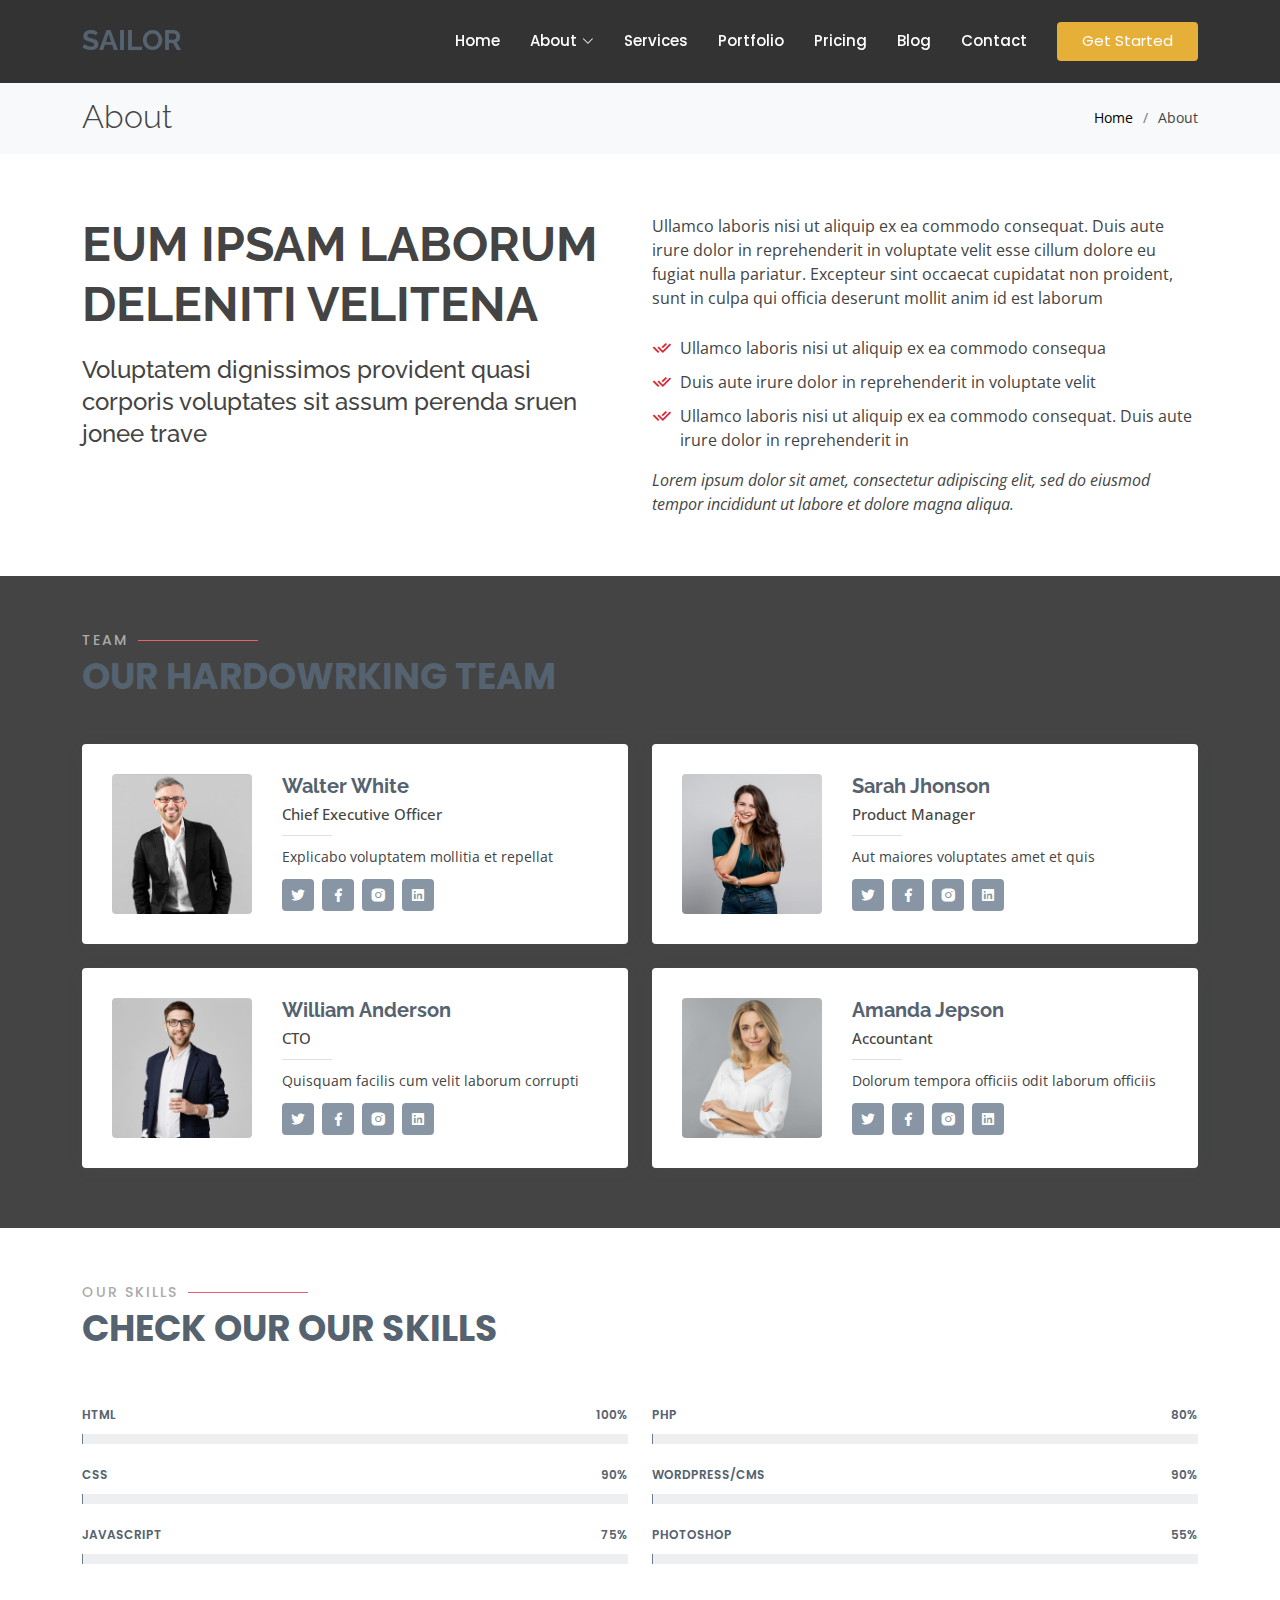
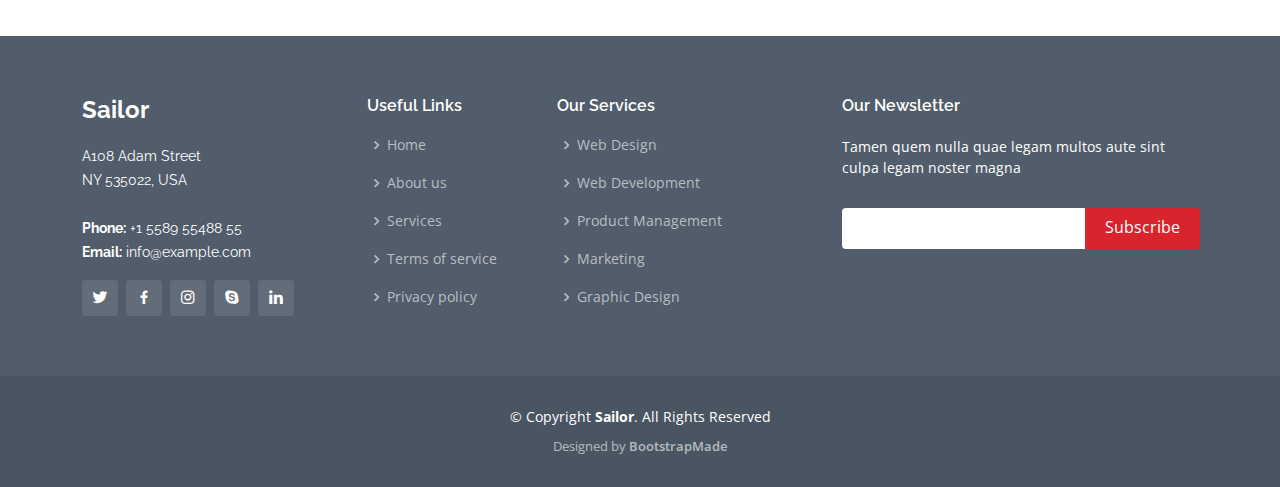
<file: about.html>
<!DOCTYPE html>
<html lang="en">

<head>
  <meta charset="utf-8">
  <meta content="width=device-width, initial-scale=1.0" name="viewport">

  <title>About - Sailor Bootstrap Template</title>
  <meta content="" name="description">
  <meta content="" name="keywords">

  <!-- Favicons -->
  <link href="assets/img/favicon.png" rel="icon">
  <link href="assets/img/apple-touch-icon.png" rel="apple-touch-icon">

  <!-- Google Fonts -->
  <link href="https://fonts.googleapis.com/css?family=Open+Sans:300,300i,400,400i,600,600i,700,700i|Raleway:300,300i,400,400i,500,500i,600,600i,700,700i|Poppins:300,300i,400,400i,500,500i,600,600i,700,700i" rel="stylesheet">

  <!-- Vendor CSS Files -->
  <link href="assets/vendor/animate.css/animate.min.css" rel="stylesheet">
  <link href="assets/vendor/bootstrap/css/bootstrap.min.css" rel="stylesheet">
  <link href="assets/vendor/bootstrap-icons/bootstrap-icons.css" rel="stylesheet">
  <link href="assets/vendor/boxicons/css/boxicons.min.css" rel="stylesheet">
  <link href="assets/vendor/glightbox/css/glightbox.min.css" rel="stylesheet">
  <link href="assets/vendor/remixicon/remixicon.css" rel="stylesheet">
  <link href="assets/vendor/swiper/swiper-bundle.min.css" rel="stylesheet">

  <!-- Template Main CSS File -->
  <link href="assets/css/style.css" rel="stylesheet">

  <!-- =======================================================
  * Template Name: Sailor
  * Updated: Mar 10 2023 with Bootstrap v5.2.3
  * Template URL: https://bootstrapmade.com/sailor-free-bootstrap-theme/
  * Author: BootstrapMade.com
  * License: https://bootstrapmade.com/license/
  ======================================================== -->
</head>

<body>

  <!-- ======= Header ======= -->
  <header id="header" class="fixed-top d-flex align-items-center">
    <div class="container d-flex align-items-center">

      <h1 class="logo me-auto"><a href="index.html">Sailor</a></h1>
      <!-- Uncomment below if you prefer to use an image logo -->
      <!-- <a href="index.html" class="logo me-auto"><img src="assets/img/logo.png" alt="" class="img-fluid"></a>-->

      <nav id="navbar" class="navbar">
        <ul>
          <li><a href="index.html">Home</a></li>

          <li class="dropdown"><a href="#"><span>About</span> <i class="bi bi-chevron-down"></i></a>
            <ul>
              <li><a href="about.html" class="active">About</a></li>
              <li><a href="team.html">Team</a></li>
              <li><a href="testimonials.html">Testimonials</a></li>

              <li class="dropdown"><a href="#"><span>Deep Drop Down</span> <i class="bi bi-chevron-right"></i></a>
                <ul>
                  <li><a href="#">Deep Drop Down 1</a></li>
                  <li><a href="#">Deep Drop Down 2</a></li>
                  <li><a href="#">Deep Drop Down 3</a></li>
                  <li><a href="#">Deep Drop Down 4</a></li>
                  <li><a href="#">Deep Drop Down 5</a></li>
                </ul>
              </li>
            </ul>
          </li>
          <li><a href="services.html">Services</a></li>
          <li><a href="portfolio.html">Portfolio</a></li>
          <li><a href="pricing.html">Pricing</a></li>
          <li><a href="blog.html">Blog</a></li>

          <li><a href="contact.html">Contact</a></li>
          <li><a href="index.html" class="getstarted">Get Started</a></li>
        </ul>
        <i class="bi bi-list mobile-nav-toggle"></i>
      </nav><!-- .navbar -->

    </div>
  </header><!-- End Header -->

  <main id="main">

    <!-- ======= Breadcrumbs ======= -->
    <section id="breadcrumbs" class="breadcrumbs">
      <div class="container">

        <div class="d-flex justify-content-between align-items-center">
          <h2>About</h2>
          <ol>
            <li><a href="index.html">Home</a></li>
            <li>About</li>
          </ol>
        </div>

      </div>
    </section><!-- End Breadcrumbs -->

    <!-- ======= About Section ======= -->
    <section id="about" class="about">
      <div class="container">

        <div class="row content">
          <div class="col-lg-6">
            <h2>Eum ipsam laborum deleniti velitena</h2>
            <h3>Voluptatem dignissimos provident quasi corporis voluptates sit assum perenda sruen jonee trave</h3>
          </div>
          <div class="col-lg-6 pt-4 pt-lg-0">
            <p>
              Ullamco laboris nisi ut aliquip ex ea commodo consequat. Duis aute irure dolor in reprehenderit in voluptate
              velit esse cillum dolore eu fugiat nulla pariatur. Excepteur sint occaecat cupidatat non proident, sunt in
              culpa qui officia deserunt mollit anim id est laborum
            </p>
            <ul>
              <li><i class="ri-check-double-line"></i> Ullamco laboris nisi ut aliquip ex ea commodo consequa</li>
              <li><i class="ri-check-double-line"></i> Duis aute irure dolor in reprehenderit in voluptate velit</li>
              <li><i class="ri-check-double-line"></i> Ullamco laboris nisi ut aliquip ex ea commodo consequat. Duis aute irure dolor in reprehenderit in</li>
            </ul>
            <p class="fst-italic">
              Lorem ipsum dolor sit amet, consectetur adipiscing elit, sed do eiusmod tempor incididunt ut labore et dolore
              magna aliqua.
            </p>
          </div>
        </div>

      </div>
    </section><!-- End About Section -->

    <!-- ======= Team Section ======= -->
    <section id="team" class="team section-bg">
      <div class="container">

        <div class="section-title">
          <h2>Team</h2>
          <p>Our Hardowrking Team</p>
        </div>

        <div class="row">

          <div class="col-lg-6">
            <div class="member d-flex align-items-start">
              <div class="pic"><img src="assets/img/team/team-1.jpg" class="img-fluid" alt=""></div>
              <div class="member-info">
                <h4>Walter White</h4>
                <span>Chief Executive Officer</span>
                <p>Explicabo voluptatem mollitia et repellat</p>
                <div class="social">
                  <a href=""><i class="ri-twitter-fill"></i></a>
                  <a href=""><i class="ri-facebook-fill"></i></a>
                  <a href=""><i class="ri-instagram-fill"></i></a>
                  <a href=""> <i class="ri-linkedin-box-fill"></i> </a>
                </div>
              </div>
            </div>
          </div>

          <div class="col-lg-6 mt-4 mt-lg-0">
            <div class="member d-flex align-items-start">
              <div class="pic"><img src="assets/img/team/team-2.jpg" class="img-fluid" alt=""></div>
              <div class="member-info">
                <h4>Sarah Jhonson</h4>
                <span>Product Manager</span>
                <p>Aut maiores voluptates amet et quis</p>
                <div class="social">
                  <a href=""><i class="ri-twitter-fill"></i></a>
                  <a href=""><i class="ri-facebook-fill"></i></a>
                  <a href=""><i class="ri-instagram-fill"></i></a>
                  <a href=""> <i class="ri-linkedin-box-fill"></i> </a>
                </div>
              </div>
            </div>
          </div>

          <div class="col-lg-6 mt-4">
            <div class="member d-flex align-items-start">
              <div class="pic"><img src="assets/img/team/team-3.jpg" class="img-fluid" alt=""></div>
              <div class="member-info">
                <h4>William Anderson</h4>
                <span>CTO</span>
                <p>Quisquam facilis cum velit laborum corrupti</p>
                <div class="social">
                  <a href=""><i class="ri-twitter-fill"></i></a>
                  <a href=""><i class="ri-facebook-fill"></i></a>
                  <a href=""><i class="ri-instagram-fill"></i></a>
                  <a href=""> <i class="ri-linkedin-box-fill"></i> </a>
                </div>
              </div>
            </div>
          </div>

          <div class="col-lg-6 mt-4">
            <div class="member d-flex align-items-start">
              <div class="pic"><img src="assets/img/team/team-4.jpg" class="img-fluid" alt=""></div>
              <div class="member-info">
                <h4>Amanda Jepson</h4>
                <span>Accountant</span>
                <p>Dolorum tempora officiis odit laborum officiis</p>
                <div class="social">
                  <a href=""><i class="ri-twitter-fill"></i></a>
                  <a href=""><i class="ri-facebook-fill"></i></a>
                  <a href=""><i class="ri-instagram-fill"></i></a>
                  <a href=""> <i class="ri-linkedin-box-fill"></i> </a>
                </div>
              </div>
            </div>
          </div>

        </div>

      </div>
    </section><!-- End Team Section -->

    <!-- ======= Our Skills Section ======= -->
    <section id="skills" class="skills">
      <div class="container">

        <div class="section-title">
          <h2>Our Skills</h2>
          <p>Check our Our Skills</p>
        </div>

        <div class="row skills-content">

          <div class="col-lg-6">

            <div class="progress">
              <span class="skill">HTML <i class="val">100%</i></span>
              <div class="progress-bar-wrap">
                <div class="progress-bar" role="progressbar" aria-valuenow="100" aria-valuemin="0" aria-valuemax="100"></div>
              </div>
            </div>

            <div class="progress">
              <span class="skill">CSS <i class="val">90%</i></span>
              <div class="progress-bar-wrap">
                <div class="progress-bar" role="progressbar" aria-valuenow="90" aria-valuemin="0" aria-valuemax="100"></div>
              </div>
            </div>

            <div class="progress">
              <span class="skill">JavaScript <i class="val">75%</i></span>
              <div class="progress-bar-wrap">
                <div class="progress-bar" role="progressbar" aria-valuenow="75" aria-valuemin="0" aria-valuemax="100"></div>
              </div>
            </div>

          </div>

          <div class="col-lg-6">

            <div class="progress">
              <span class="skill">PHP <i class="val">80%</i></span>
              <div class="progress-bar-wrap">
                <div class="progress-bar" role="progressbar" aria-valuenow="80" aria-valuemin="0" aria-valuemax="100"></div>
              </div>
            </div>

            <div class="progress">
              <span class="skill">WordPress/CMS <i class="val">90%</i></span>
              <div class="progress-bar-wrap">
                <div class="progress-bar" role="progressbar" aria-valuenow="90" aria-valuemin="0" aria-valuemax="100"></div>
              </div>
            </div>

            <div class="progress">
              <span class="skill">Photoshop <i class="val">55%</i></span>
              <div class="progress-bar-wrap">
                <div class="progress-bar" role="progressbar" aria-valuenow="55" aria-valuemin="0" aria-valuemax="100"></div>
              </div>
            </div>

          </div>

        </div>

      </div>
    </section><!-- End Our Skills Section -->

  </main><!-- End #main -->

  <!-- ======= Footer ======= -->
  <footer id="footer">
    <div class="footer-top">
      <div class="container">
        <div class="row">

          <div class="col-lg-3 col-md-6">
            <div class="footer-info">
              <h3>Sailor</h3>
              <p>
                A108 Adam Street <br>
                NY 535022, USA<br><br>
                <strong>Phone:</strong> +1 5589 55488 55<br>
                <strong>Email:</strong> info@example.com<br>
              </p>
              <div class="social-links mt-3">
                <a href="#" class="twitter"><i class="bx bxl-twitter"></i></a>
                <a href="#" class="facebook"><i class="bx bxl-facebook"></i></a>
                <a href="#" class="instagram"><i class="bx bxl-instagram"></i></a>
                <a href="#" class="google-plus"><i class="bx bxl-skype"></i></a>
                <a href="#" class="linkedin"><i class="bx bxl-linkedin"></i></a>
              </div>
            </div>
          </div>

          <div class="col-lg-2 col-md-6 footer-links">
            <h4>Useful Links</h4>
            <ul>
              <li><i class="bx bx-chevron-right"></i> <a href="#">Home</a></li>
              <li><i class="bx bx-chevron-right"></i> <a href="#">About us</a></li>
              <li><i class="bx bx-chevron-right"></i> <a href="#">Services</a></li>
              <li><i class="bx bx-chevron-right"></i> <a href="#">Terms of service</a></li>
              <li><i class="bx bx-chevron-right"></i> <a href="#">Privacy policy</a></li>
            </ul>
          </div>

          <div class="col-lg-3 col-md-6 footer-links">
            <h4>Our Services</h4>
            <ul>
              <li><i class="bx bx-chevron-right"></i> <a href="#">Web Design</a></li>
              <li><i class="bx bx-chevron-right"></i> <a href="#">Web Development</a></li>
              <li><i class="bx bx-chevron-right"></i> <a href="#">Product Management</a></li>
              <li><i class="bx bx-chevron-right"></i> <a href="#">Marketing</a></li>
              <li><i class="bx bx-chevron-right"></i> <a href="#">Graphic Design</a></li>
            </ul>
          </div>

          <div class="col-lg-4 col-md-6 footer-newsletter">
            <h4>Our Newsletter</h4>
            <p>Tamen quem nulla quae legam multos aute sint culpa legam noster magna</p>
            <form action="" method="post">
              <input type="email" name="email"><input type="submit" value="Subscribe">
            </form>

          </div>

        </div>
      </div>
    </div>

    <div class="container">
      <div class="copyright">
        &copy; Copyright <strong><span>Sailor</span></strong>. All Rights Reserved
      </div>
      <div class="credits">
        <!-- All the links in the footer should remain intact. -->
        <!-- You can delete the links only if you purchased the pro version. -->
        <!-- Licensing information: https://bootstrapmade.com/license/ -->
        <!-- Purchase the pro version with working PHP/AJAX contact form: https://bootstrapmade.com/sailor-free-bootstrap-theme/ -->
        Designed by <a href="https://bootstrapmade.com/">BootstrapMade</a>
      </div>
    </div>
  </footer><!-- End Footer -->

  <a href="#" class="back-to-top d-flex align-items-center justify-content-center"><i class="bi bi-arrow-up-short"></i></a>

  <!-- Vendor JS Files -->
  <script src="assets/vendor/bootstrap/js/bootstrap.bundle.min.js"></script>
  <script src="assets/vendor/glightbox/js/glightbox.min.js"></script>
  <script src="assets/vendor/isotope-layout/isotope.pkgd.min.js"></script>
  <script src="assets/vendor/swiper/swiper-bundle.min.js"></script>
  <script src="assets/vendor/waypoints/noframework.waypoints.js"></script>
  <script src="assets/vendor/php-email-form/validate.js"></script>

  <!-- Template Main JS File -->
  <script src="assets/js/main.js"></script>

</body>

</html>
</file>
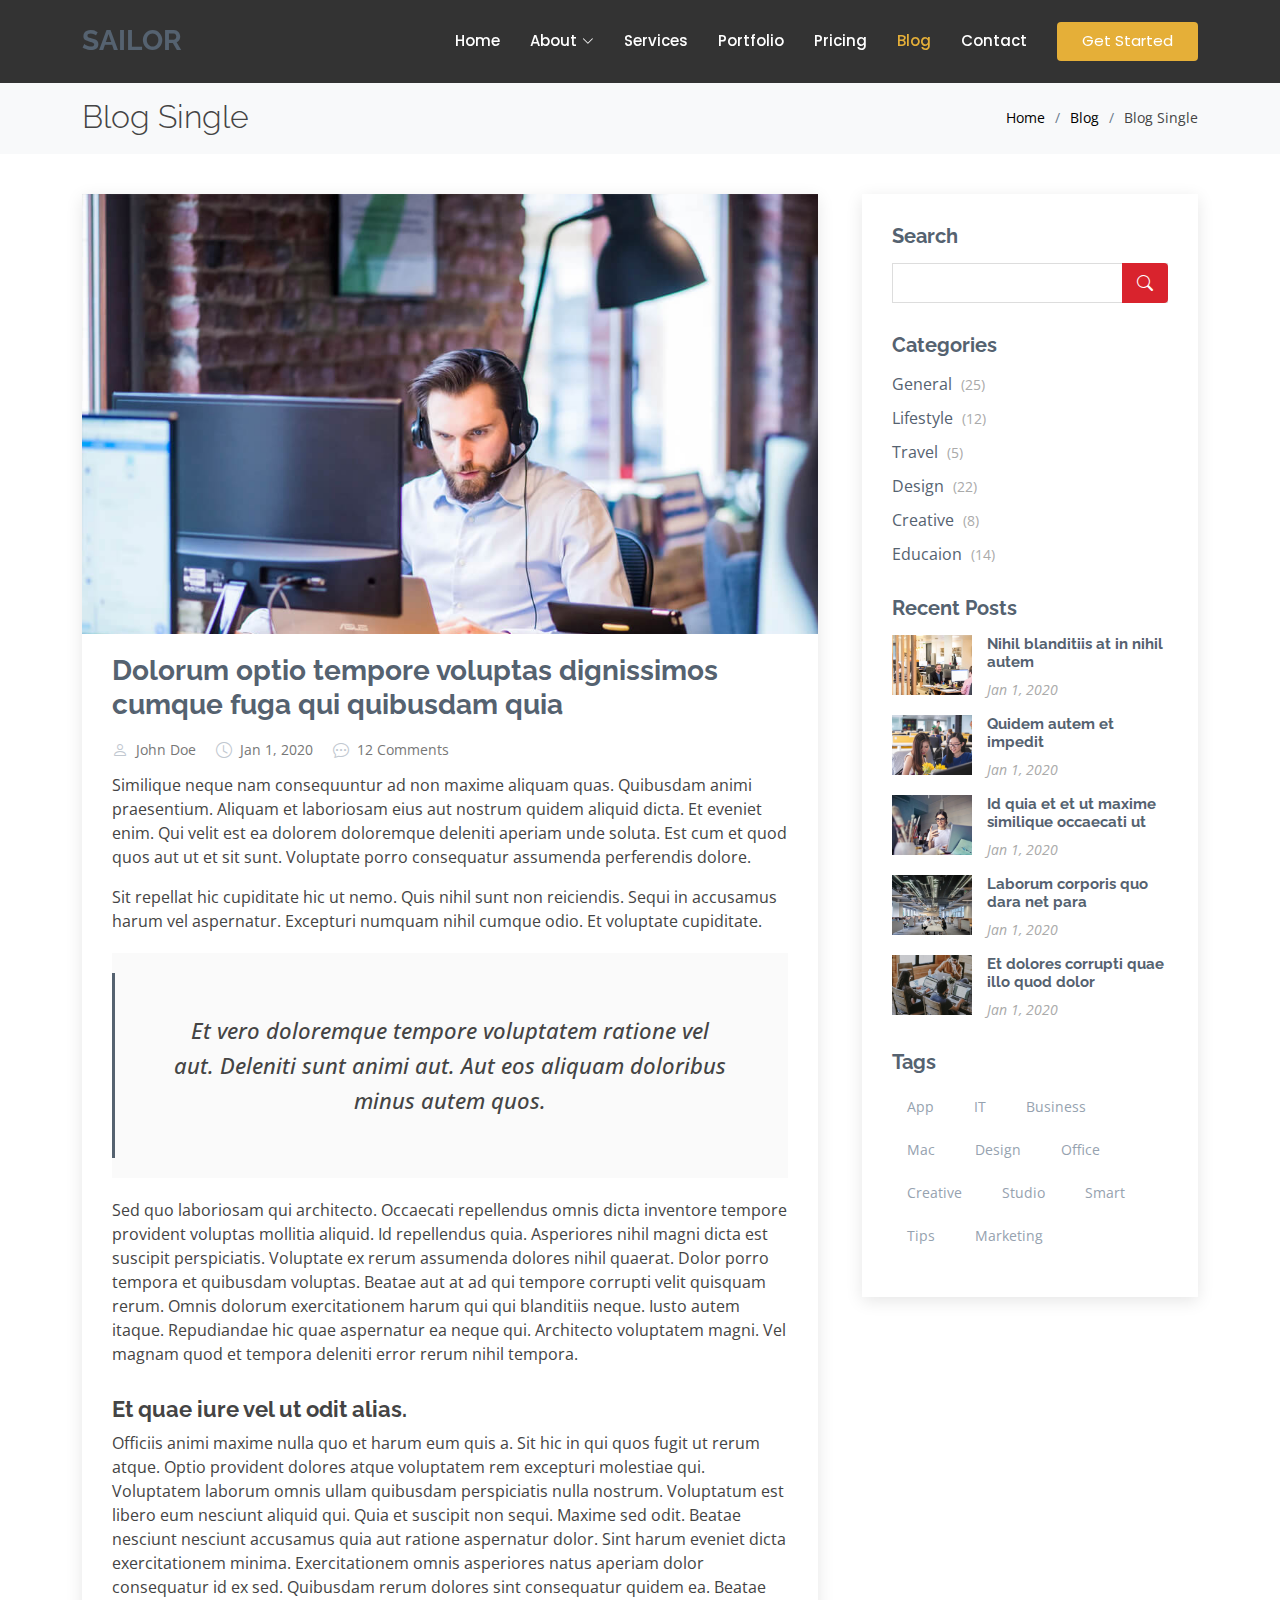
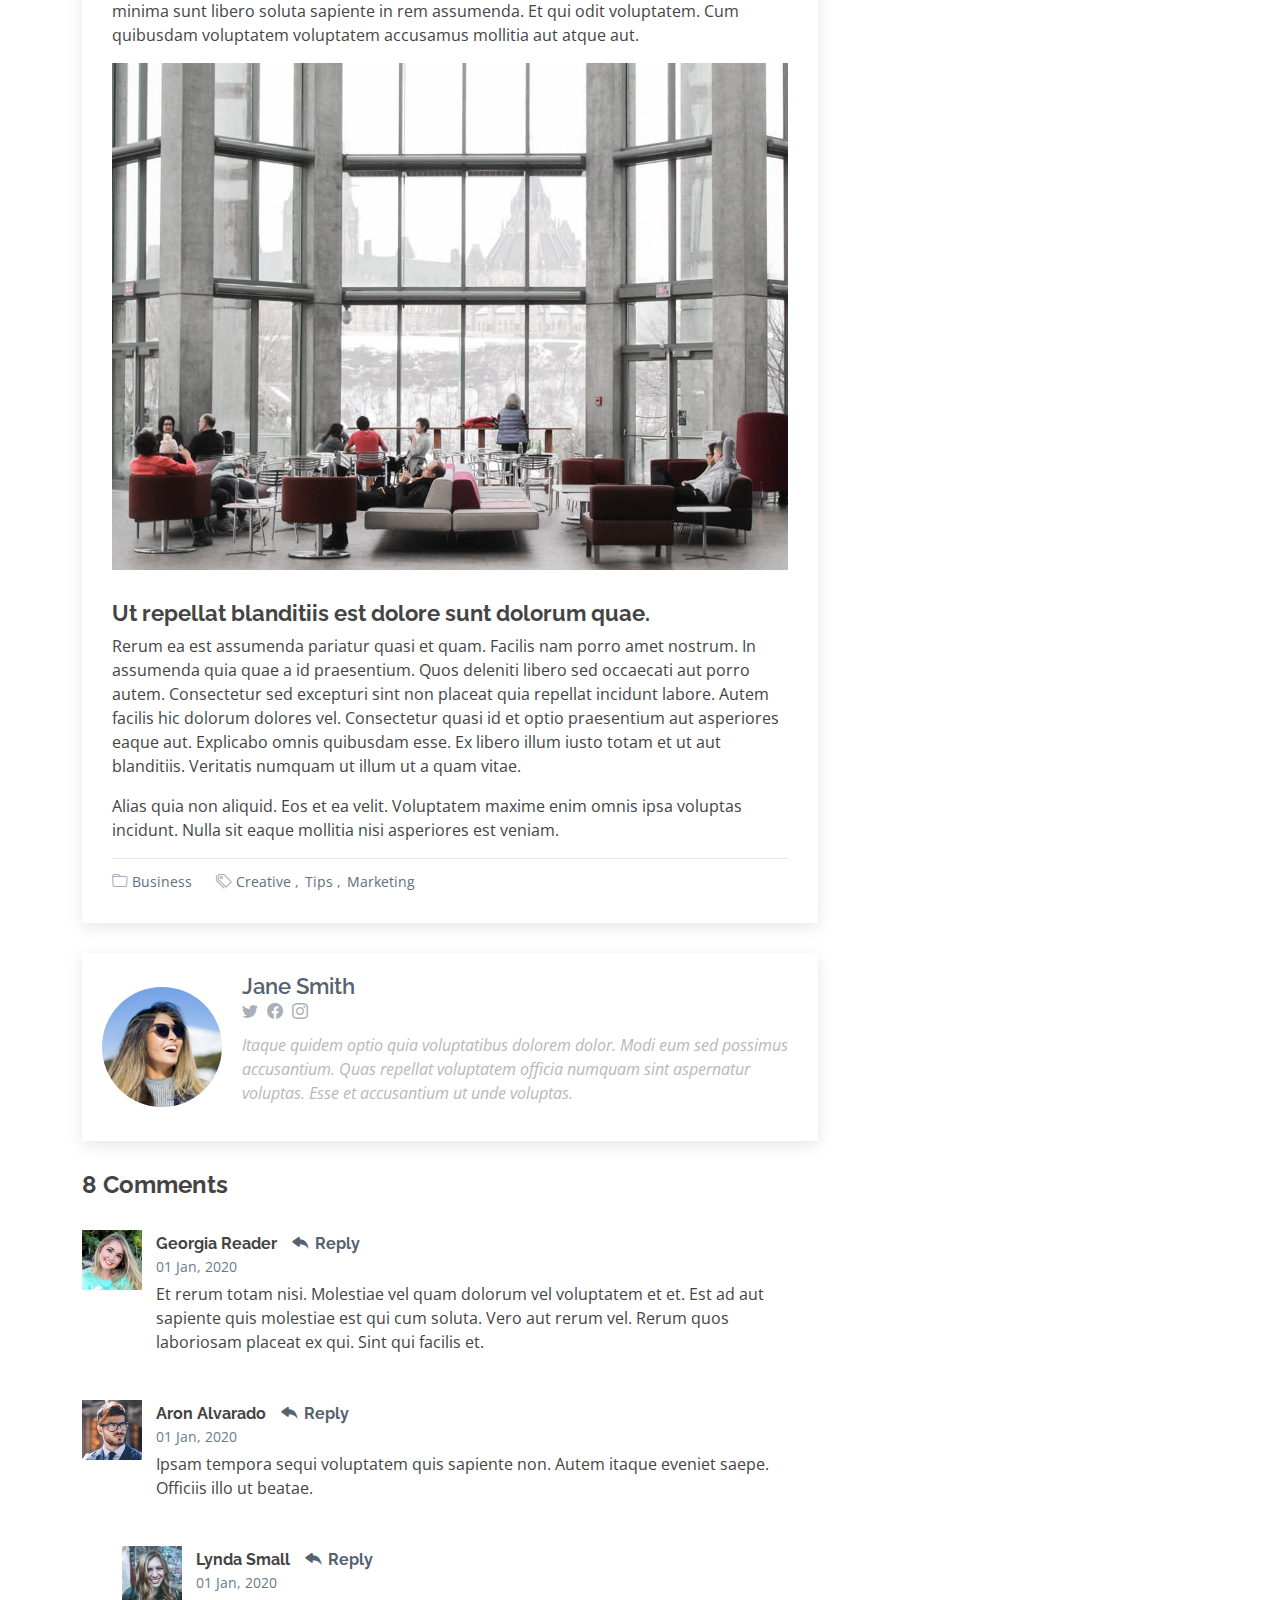
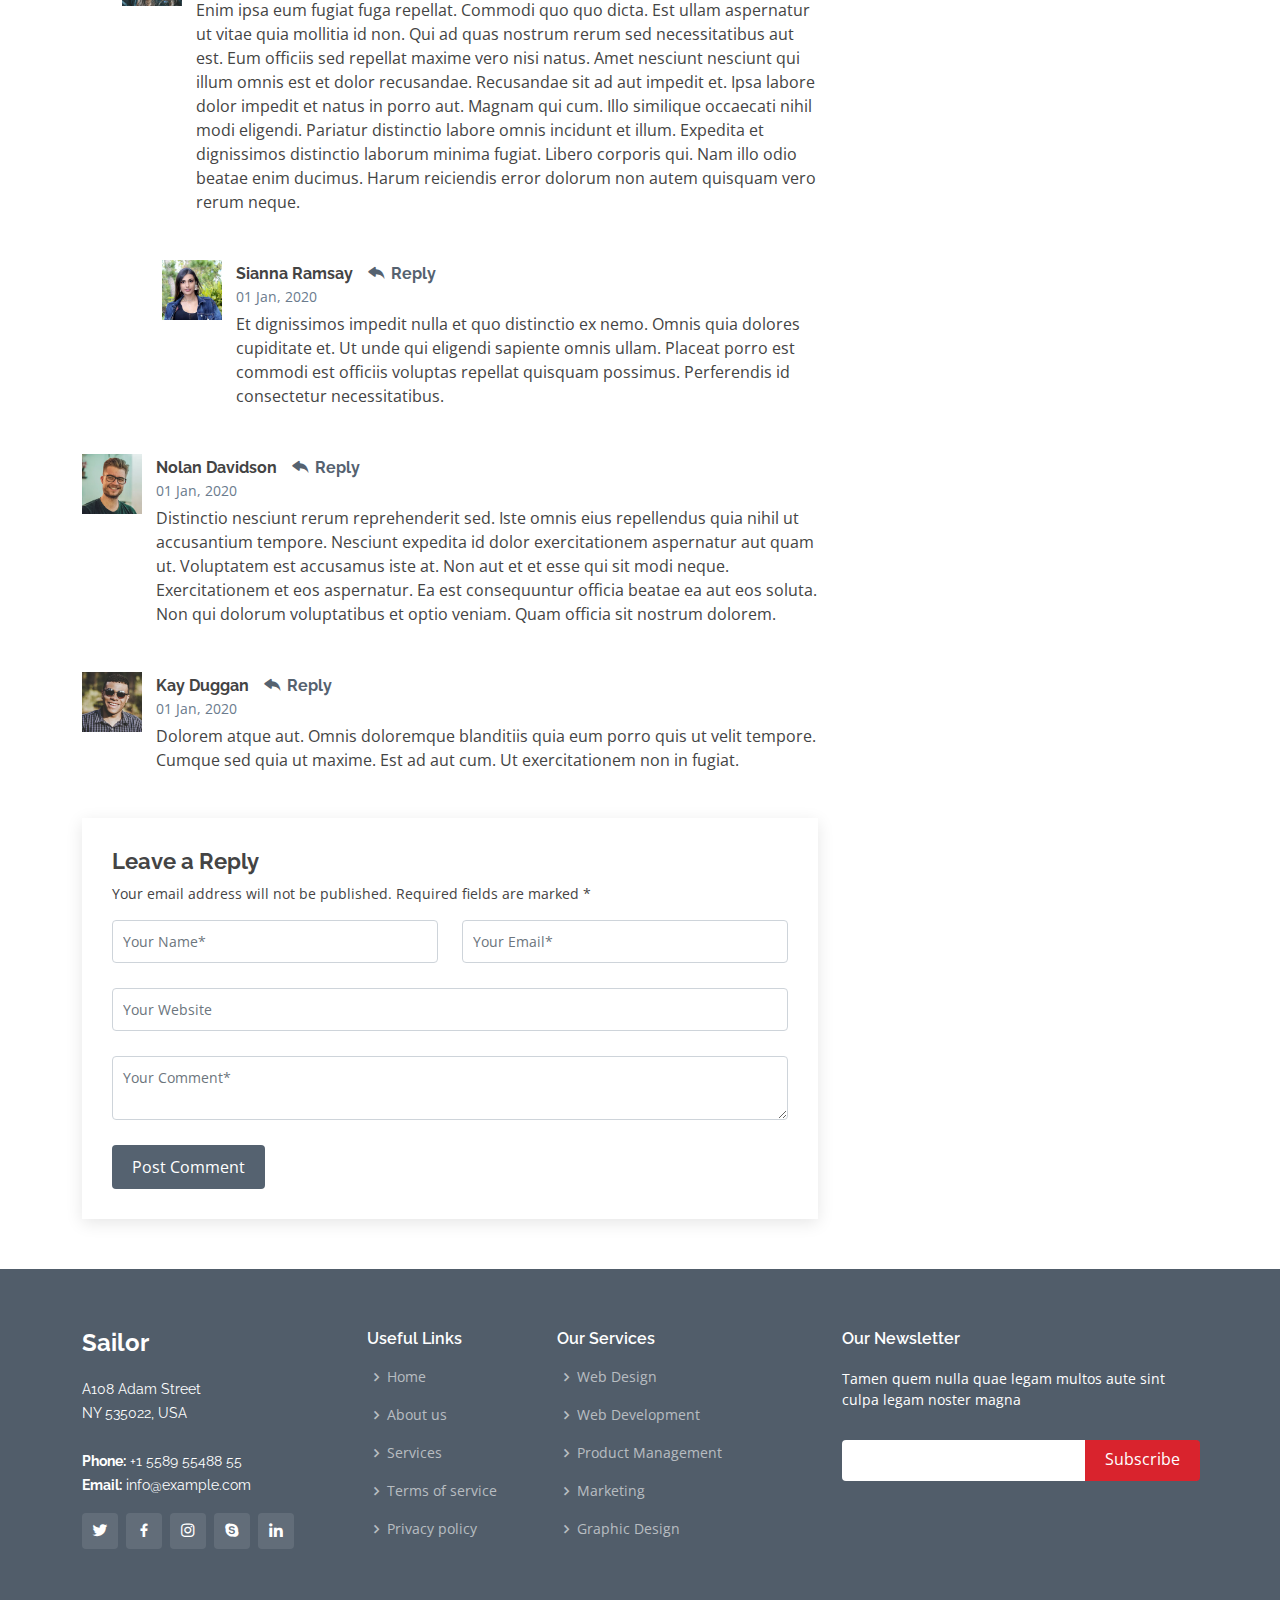
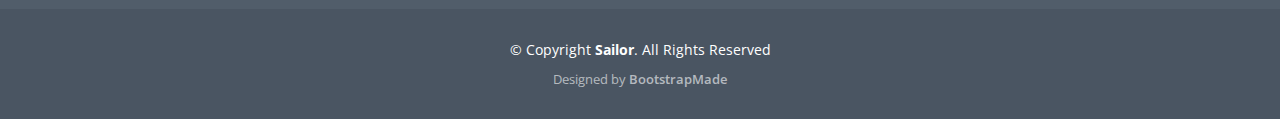
<file: blog-single.html>
<!DOCTYPE html>
<html lang="en">

<head>
  <meta charset="utf-8">
  <meta content="width=device-width, initial-scale=1.0" name="viewport">

  <title>Blog Single - Sailor Bootstrap Template</title>
  <meta content="" name="description">
  <meta content="" name="keywords">

  <!-- Favicons -->
  <link href="assets/img/favicon.png" rel="icon">
  <link href="assets/img/apple-touch-icon.png" rel="apple-touch-icon">

  <!-- Google Fonts -->
  <link href="https://fonts.googleapis.com/css?family=Open+Sans:300,300i,400,400i,600,600i,700,700i|Raleway:300,300i,400,400i,500,500i,600,600i,700,700i|Poppins:300,300i,400,400i,500,500i,600,600i,700,700i" rel="stylesheet">

  <!-- Vendor CSS Files -->
  <link href="assets/vendor/animate.css/animate.min.css" rel="stylesheet">
  <link href="assets/vendor/bootstrap/css/bootstrap.min.css" rel="stylesheet">
  <link href="assets/vendor/bootstrap-icons/bootstrap-icons.css" rel="stylesheet">
  <link href="assets/vendor/boxicons/css/boxicons.min.css" rel="stylesheet">
  <link href="assets/vendor/glightbox/css/glightbox.min.css" rel="stylesheet">
  <link href="assets/vendor/remixicon/remixicon.css" rel="stylesheet">
  <link href="assets/vendor/swiper/swiper-bundle.min.css" rel="stylesheet">

  <!-- Template Main CSS File -->
  <link href="assets/css/style.css" rel="stylesheet">

  <!-- =======================================================
  * Template Name: Sailor
  * Updated: Mar 10 2023 with Bootstrap v5.2.3
  * Template URL: https://bootstrapmade.com/sailor-free-bootstrap-theme/
  * Author: BootstrapMade.com
  * License: https://bootstrapmade.com/license/
  ======================================================== -->
</head>

<body>

  <!-- ======= Header ======= -->
  <header id="header" class="fixed-top d-flex align-items-center">
    <div class="container d-flex align-items-center">

      <h1 class="logo me-auto"><a href="index.html">Sailor</a></h1>
      <!-- Uncomment below if you prefer to use an image logo -->
      <!-- <a href="index.html" class="logo me-auto"><img src="assets/img/logo.png" alt="" class="img-fluid"></a>-->

      <nav id="navbar" class="navbar">
        <ul>
          <li><a href="index.html">Home</a></li>

          <li class="dropdown"><a href="#"><span>About</span> <i class="bi bi-chevron-down"></i></a>
            <ul>
              <li><a href="about.html">About</a></li>
              <li><a href="team.html">Team</a></li>
              <li><a href="testimonials.html">Testimonials</a></li>

              <li class="dropdown"><a href="#"><span>Deep Drop Down</span> <i class="bi bi-chevron-right"></i></a>
                <ul>
                  <li><a href="#">Deep Drop Down 1</a></li>
                  <li><a href="#">Deep Drop Down 2</a></li>
                  <li><a href="#">Deep Drop Down 3</a></li>
                  <li><a href="#">Deep Drop Down 4</a></li>
                  <li><a href="#">Deep Drop Down 5</a></li>
                </ul>
              </li>
            </ul>
          </li>
          <li><a href="services.html">Services</a></li>
          <li><a href="portfolio.html">Portfolio</a></li>
          <li><a href="pricing.html">Pricing</a></li>
          <li><a href="blog.html" class="active">Blog</a></li>

          <li><a href="contact.html">Contact</a></li>
          <li><a href="index.html" class="getstarted">Get Started</a></li>
        </ul>
        <i class="bi bi-list mobile-nav-toggle"></i>
      </nav><!-- .navbar -->

    </div>
  </header><!-- End Header -->

  <main id="main">

    <!-- ======= Breadcrumbs ======= -->
    <section id="breadcrumbs" class="breadcrumbs">
      <div class="container">

        <div class="d-flex justify-content-between align-items-center">
          <h2>Blog Single</h2>
          <ol>
            <li><a href="index.html">Home</a></li>
            <li><a href="blog.html">Blog</a></li>
            <li>Blog Single</li>
          </ol>
        </div>

      </div>
    </section><!-- End Breadcrumbs -->

    <!-- ======= Blog Single Section ======= -->
    <section id="blog" class="blog">
      <div class="container" data-aos="fade-up">

        <div class="row">

          <div class="col-lg-8 entries">

            <article class="entry entry-single">

              <div class="entry-img">
                <img src="assets/img/blog/blog-1.jpg" alt="" class="img-fluid">
              </div>

              <h2 class="entry-title">
                <a href="blog-single.html">Dolorum optio tempore voluptas dignissimos cumque fuga qui quibusdam quia</a>
              </h2>

              <div class="entry-meta">
                <ul>
                  <li class="d-flex align-items-center"><i class="bi bi-person"></i> <a href="blog-single.html">John Doe</a></li>
                  <li class="d-flex align-items-center"><i class="bi bi-clock"></i> <a href="blog-single.html"><time datetime="2020-01-01">Jan 1, 2020</time></a></li>
                  <li class="d-flex align-items-center"><i class="bi bi-chat-dots"></i> <a href="blog-single.html">12 Comments</a></li>
                </ul>
              </div>

              <div class="entry-content">
                <p>
                  Similique neque nam consequuntur ad non maxime aliquam quas. Quibusdam animi praesentium. Aliquam et laboriosam eius aut nostrum quidem aliquid dicta.
                  Et eveniet enim. Qui velit est ea dolorem doloremque deleniti aperiam unde soluta. Est cum et quod quos aut ut et sit sunt. Voluptate porro consequatur assumenda perferendis dolore.
                </p>

                <p>
                  Sit repellat hic cupiditate hic ut nemo. Quis nihil sunt non reiciendis. Sequi in accusamus harum vel aspernatur. Excepturi numquam nihil cumque odio. Et voluptate cupiditate.
                </p>

                <blockquote>
                  <p>
                    Et vero doloremque tempore voluptatem ratione vel aut. Deleniti sunt animi aut. Aut eos aliquam doloribus minus autem quos.
                  </p>
                </blockquote>

                <p>
                  Sed quo laboriosam qui architecto. Occaecati repellendus omnis dicta inventore tempore provident voluptas mollitia aliquid. Id repellendus quia. Asperiores nihil magni dicta est suscipit perspiciatis. Voluptate ex rerum assumenda dolores nihil quaerat.
                  Dolor porro tempora et quibusdam voluptas. Beatae aut at ad qui tempore corrupti velit quisquam rerum. Omnis dolorum exercitationem harum qui qui blanditiis neque.
                  Iusto autem itaque. Repudiandae hic quae aspernatur ea neque qui. Architecto voluptatem magni. Vel magnam quod et tempora deleniti error rerum nihil tempora.
                </p>

                <h3>Et quae iure vel ut odit alias.</h3>
                <p>
                  Officiis animi maxime nulla quo et harum eum quis a. Sit hic in qui quos fugit ut rerum atque. Optio provident dolores atque voluptatem rem excepturi molestiae qui. Voluptatem laborum omnis ullam quibusdam perspiciatis nulla nostrum. Voluptatum est libero eum nesciunt aliquid qui.
                  Quia et suscipit non sequi. Maxime sed odit. Beatae nesciunt nesciunt accusamus quia aut ratione aspernatur dolor. Sint harum eveniet dicta exercitationem minima. Exercitationem omnis asperiores natus aperiam dolor consequatur id ex sed. Quibusdam rerum dolores sint consequatur quidem ea.
                  Beatae minima sunt libero soluta sapiente in rem assumenda. Et qui odit voluptatem. Cum quibusdam voluptatem voluptatem accusamus mollitia aut atque aut.
                </p>
                <img src="assets/img/blog/blog-inside-post.jpg" class="img-fluid" alt="">

                <h3>Ut repellat blanditiis est dolore sunt dolorum quae.</h3>
                <p>
                  Rerum ea est assumenda pariatur quasi et quam. Facilis nam porro amet nostrum. In assumenda quia quae a id praesentium. Quos deleniti libero sed occaecati aut porro autem. Consectetur sed excepturi sint non placeat quia repellat incidunt labore. Autem facilis hic dolorum dolores vel.
                  Consectetur quasi id et optio praesentium aut asperiores eaque aut. Explicabo omnis quibusdam esse. Ex libero illum iusto totam et ut aut blanditiis. Veritatis numquam ut illum ut a quam vitae.
                </p>
                <p>
                  Alias quia non aliquid. Eos et ea velit. Voluptatem maxime enim omnis ipsa voluptas incidunt. Nulla sit eaque mollitia nisi asperiores est veniam.
                </p>

              </div>

              <div class="entry-footer">
                <i class="bi bi-folder"></i>
                <ul class="cats">
                  <li><a href="#">Business</a></li>
                </ul>

                <i class="bi bi-tags"></i>
                <ul class="tags">
                  <li><a href="#">Creative</a></li>
                  <li><a href="#">Tips</a></li>
                  <li><a href="#">Marketing</a></li>
                </ul>
              </div>

            </article><!-- End blog entry -->

            <div class="blog-author d-flex align-items-center">
              <img src="assets/img/blog/blog-author.jpg" class="rounded-circle float-left" alt="">
              <div>
                <h4>Jane Smith</h4>
                <div class="social-links">
                  <a href="https://twitters.com/#"><i class="bi bi-twitter"></i></a>
                  <a href="https://facebook.com/#"><i class="bi bi-facebook"></i></a>
                  <a href="https://instagram.com/#"><i class="biu bi-instagram"></i></a>
                </div>
                <p>
                  Itaque quidem optio quia voluptatibus dolorem dolor. Modi eum sed possimus accusantium. Quas repellat voluptatem officia numquam sint aspernatur voluptas. Esse et accusantium ut unde voluptas.
                </p>
              </div>
            </div><!-- End blog author bio -->

            <div class="blog-comments">

              <h4 class="comments-count">8 Comments</h4>

              <div id="comment-1" class="comment">
                <div class="d-flex">
                  <div class="comment-img"><img src="assets/img/blog/comments-1.jpg" alt=""></div>
                  <div>
                    <h5><a href="">Georgia Reader</a> <a href="#" class="reply"><i class="bi bi-reply-fill"></i> Reply</a></h5>
                    <time datetime="2020-01-01">01 Jan, 2020</time>
                    <p>
                      Et rerum totam nisi. Molestiae vel quam dolorum vel voluptatem et et. Est ad aut sapiente quis molestiae est qui cum soluta.
                      Vero aut rerum vel. Rerum quos laboriosam placeat ex qui. Sint qui facilis et.
                    </p>
                  </div>
                </div>
              </div><!-- End comment #1 -->

              <div id="comment-2" class="comment">
                <div class="d-flex">
                  <div class="comment-img"><img src="assets/img/blog/comments-2.jpg" alt=""></div>
                  <div>
                    <h5><a href="">Aron Alvarado</a> <a href="#" class="reply"><i class="bi bi-reply-fill"></i> Reply</a></h5>
                    <time datetime="2020-01-01">01 Jan, 2020</time>
                    <p>
                      Ipsam tempora sequi voluptatem quis sapiente non. Autem itaque eveniet saepe. Officiis illo ut beatae.
                    </p>
                  </div>
                </div>

                <div id="comment-reply-1" class="comment comment-reply">
                  <div class="d-flex">
                    <div class="comment-img"><img src="assets/img/blog/comments-3.jpg" alt=""></div>
                    <div>
                      <h5><a href="">Lynda Small</a> <a href="#" class="reply"><i class="bi bi-reply-fill"></i> Reply</a></h5>
                      <time datetime="2020-01-01">01 Jan, 2020</time>
                      <p>
                        Enim ipsa eum fugiat fuga repellat. Commodi quo quo dicta. Est ullam aspernatur ut vitae quia mollitia id non. Qui ad quas nostrum rerum sed necessitatibus aut est. Eum officiis sed repellat maxime vero nisi natus. Amet nesciunt nesciunt qui illum omnis est et dolor recusandae.

                        Recusandae sit ad aut impedit et. Ipsa labore dolor impedit et natus in porro aut. Magnam qui cum. Illo similique occaecati nihil modi eligendi. Pariatur distinctio labore omnis incidunt et illum. Expedita et dignissimos distinctio laborum minima fugiat.

                        Libero corporis qui. Nam illo odio beatae enim ducimus. Harum reiciendis error dolorum non autem quisquam vero rerum neque.
                      </p>
                    </div>
                  </div>

                  <div id="comment-reply-2" class="comment comment-reply">
                    <div class="d-flex">
                      <div class="comment-img"><img src="assets/img/blog/comments-4.jpg" alt=""></div>
                      <div>
                        <h5><a href="">Sianna Ramsay</a> <a href="#" class="reply"><i class="bi bi-reply-fill"></i> Reply</a></h5>
                        <time datetime="2020-01-01">01 Jan, 2020</time>
                        <p>
                          Et dignissimos impedit nulla et quo distinctio ex nemo. Omnis quia dolores cupiditate et. Ut unde qui eligendi sapiente omnis ullam. Placeat porro est commodi est officiis voluptas repellat quisquam possimus. Perferendis id consectetur necessitatibus.
                        </p>
                      </div>
                    </div>

                  </div><!-- End comment reply #2-->

                </div><!-- End comment reply #1-->

              </div><!-- End comment #2-->

              <div id="comment-3" class="comment">
                <div class="d-flex">
                  <div class="comment-img"><img src="assets/img/blog/comments-5.jpg" alt=""></div>
                  <div>
                    <h5><a href="">Nolan Davidson</a> <a href="#" class="reply"><i class="bi bi-reply-fill"></i> Reply</a></h5>
                    <time datetime="2020-01-01">01 Jan, 2020</time>
                    <p>
                      Distinctio nesciunt rerum reprehenderit sed. Iste omnis eius repellendus quia nihil ut accusantium tempore. Nesciunt expedita id dolor exercitationem aspernatur aut quam ut. Voluptatem est accusamus iste at.
                      Non aut et et esse qui sit modi neque. Exercitationem et eos aspernatur. Ea est consequuntur officia beatae ea aut eos soluta. Non qui dolorum voluptatibus et optio veniam. Quam officia sit nostrum dolorem.
                    </p>
                  </div>
                </div>

              </div><!-- End comment #3 -->

              <div id="comment-4" class="comment">
                <div class="d-flex">
                  <div class="comment-img"><img src="assets/img/blog/comments-6.jpg" alt=""></div>
                  <div>
                    <h5><a href="">Kay Duggan</a> <a href="#" class="reply"><i class="bi bi-reply-fill"></i> Reply</a></h5>
                    <time datetime="2020-01-01">01 Jan, 2020</time>
                    <p>
                      Dolorem atque aut. Omnis doloremque blanditiis quia eum porro quis ut velit tempore. Cumque sed quia ut maxime. Est ad aut cum. Ut exercitationem non in fugiat.
                    </p>
                  </div>
                </div>

              </div><!-- End comment #4 -->

              <div class="reply-form">
                <h4>Leave a Reply</h4>
                <p>Your email address will not be published. Required fields are marked * </p>
                <form action="">
                  <div class="row">
                    <div class="col-md-6 form-group">
                      <input name="name" type="text" class="form-control" placeholder="Your Name*">
                    </div>
                    <div class="col-md-6 form-group">
                      <input name="email" type="text" class="form-control" placeholder="Your Email*">
                    </div>
                  </div>
                  <div class="row">
                    <div class="col form-group">
                      <input name="website" type="text" class="form-control" placeholder="Your Website">
                    </div>
                  </div>
                  <div class="row">
                    <div class="col form-group">
                      <textarea name="comment" class="form-control" placeholder="Your Comment*"></textarea>
                    </div>
                  </div>
                  <button type="submit" class="btn btn-primary">Post Comment</button>

                </form>

              </div>

            </div><!-- End blog comments -->

          </div><!-- End blog entries list -->

          <div class="col-lg-4">

            <div class="sidebar">

              <h3 class="sidebar-title">Search</h3>
              <div class="sidebar-item search-form">
                <form action="">
                  <input type="text">
                  <button type="submit"><i class="bi bi-search"></i></button>
                </form>
              </div><!-- End sidebar search formn-->

              <h3 class="sidebar-title">Categories</h3>
              <div class="sidebar-item categories">
                <ul>
                  <li><a href="#">General <span>(25)</span></a></li>
                  <li><a href="#">Lifestyle <span>(12)</span></a></li>
                  <li><a href="#">Travel <span>(5)</span></a></li>
                  <li><a href="#">Design <span>(22)</span></a></li>
                  <li><a href="#">Creative <span>(8)</span></a></li>
                  <li><a href="#">Educaion <span>(14)</span></a></li>
                </ul>
              </div><!-- End sidebar categories-->

              <h3 class="sidebar-title">Recent Posts</h3>
              <div class="sidebar-item recent-posts">
                <div class="post-item clearfix">
                  <img src="assets/img/blog/blog-recent-1.jpg" alt="">
                  <h4><a href="blog-single.html">Nihil blanditiis at in nihil autem</a></h4>
                  <time datetime="2020-01-01">Jan 1, 2020</time>
                </div>

                <div class="post-item clearfix">
                  <img src="assets/img/blog/blog-recent-2.jpg" alt="">
                  <h4><a href="blog-single.html">Quidem autem et impedit</a></h4>
                  <time datetime="2020-01-01">Jan 1, 2020</time>
                </div>

                <div class="post-item clearfix">
                  <img src="assets/img/blog/blog-recent-3.jpg" alt="">
                  <h4><a href="blog-single.html">Id quia et et ut maxime similique occaecati ut</a></h4>
                  <time datetime="2020-01-01">Jan 1, 2020</time>
                </div>

                <div class="post-item clearfix">
                  <img src="assets/img/blog/blog-recent-4.jpg" alt="">
                  <h4><a href="blog-single.html">Laborum corporis quo dara net para</a></h4>
                  <time datetime="2020-01-01">Jan 1, 2020</time>
                </div>

                <div class="post-item clearfix">
                  <img src="assets/img/blog/blog-recent-5.jpg" alt="">
                  <h4><a href="blog-single.html">Et dolores corrupti quae illo quod dolor</a></h4>
                  <time datetime="2020-01-01">Jan 1, 2020</time>
                </div>

              </div><!-- End sidebar recent posts-->

              <h3 class="sidebar-title">Tags</h3>
              <div class="sidebar-item tags">
                <ul>
                  <li><a href="#">App</a></li>
                  <li><a href="#">IT</a></li>
                  <li><a href="#">Business</a></li>
                  <li><a href="#">Mac</a></li>
                  <li><a href="#">Design</a></li>
                  <li><a href="#">Office</a></li>
                  <li><a href="#">Creative</a></li>
                  <li><a href="#">Studio</a></li>
                  <li><a href="#">Smart</a></li>
                  <li><a href="#">Tips</a></li>
                  <li><a href="#">Marketing</a></li>
                </ul>
              </div><!-- End sidebar tags-->

            </div><!-- End sidebar -->

          </div><!-- End blog sidebar -->

        </div>

      </div>
    </section><!-- End Blog Single Section -->

  </main><!-- End #main -->

  <!-- ======= Footer ======= -->
  <footer id="footer">
    <div class="footer-top">
      <div class="container">
        <div class="row">

          <div class="col-lg-3 col-md-6">
            <div class="footer-info">
              <h3>Sailor</h3>
              <p>
                A108 Adam Street <br>
                NY 535022, USA<br><br>
                <strong>Phone:</strong> +1 5589 55488 55<br>
                <strong>Email:</strong> info@example.com<br>
              </p>
              <div class="social-links mt-3">
                <a href="#" class="twitter"><i class="bx bxl-twitter"></i></a>
                <a href="#" class="facebook"><i class="bx bxl-facebook"></i></a>
                <a href="#" class="instagram"><i class="bx bxl-instagram"></i></a>
                <a href="#" class="google-plus"><i class="bx bxl-skype"></i></a>
                <a href="#" class="linkedin"><i class="bx bxl-linkedin"></i></a>
              </div>
            </div>
          </div>

          <div class="col-lg-2 col-md-6 footer-links">
            <h4>Useful Links</h4>
            <ul>
              <li><i class="bx bx-chevron-right"></i> <a href="#">Home</a></li>
              <li><i class="bx bx-chevron-right"></i> <a href="#">About us</a></li>
              <li><i class="bx bx-chevron-right"></i> <a href="#">Services</a></li>
              <li><i class="bx bx-chevron-right"></i> <a href="#">Terms of service</a></li>
              <li><i class="bx bx-chevron-right"></i> <a href="#">Privacy policy</a></li>
            </ul>
          </div>

          <div class="col-lg-3 col-md-6 footer-links">
            <h4>Our Services</h4>
            <ul>
              <li><i class="bx bx-chevron-right"></i> <a href="#">Web Design</a></li>
              <li><i class="bx bx-chevron-right"></i> <a href="#">Web Development</a></li>
              <li><i class="bx bx-chevron-right"></i> <a href="#">Product Management</a></li>
              <li><i class="bx bx-chevron-right"></i> <a href="#">Marketing</a></li>
              <li><i class="bx bx-chevron-right"></i> <a href="#">Graphic Design</a></li>
            </ul>
          </div>

          <div class="col-lg-4 col-md-6 footer-newsletter">
            <h4>Our Newsletter</h4>
            <p>Tamen quem nulla quae legam multos aute sint culpa legam noster magna</p>
            <form action="" method="post">
              <input type="email" name="email"><input type="submit" value="Subscribe">
            </form>

          </div>

        </div>
      </div>
    </div>

    <div class="container">
      <div class="copyright">
        &copy; Copyright <strong><span>Sailor</span></strong>. All Rights Reserved
      </div>
      <div class="credits">
        <!-- All the links in the footer should remain intact. -->
        <!-- You can delete the links only if you purchased the pro version. -->
        <!-- Licensing information: https://bootstrapmade.com/license/ -->
        <!-- Purchase the pro version with working PHP/AJAX contact form: https://bootstrapmade.com/sailor-free-bootstrap-theme/ -->
        Designed by <a href="https://bootstrapmade.com/">BootstrapMade</a>
      </div>
    </div>
  </footer><!-- End Footer -->

  <a href="#" class="back-to-top d-flex align-items-center justify-content-center"><i class="bi bi-arrow-up-short"></i></a>

  <!-- Vendor JS Files -->
  <script src="assets/vendor/bootstrap/js/bootstrap.bundle.min.js"></script>
  <script src="assets/vendor/glightbox/js/glightbox.min.js"></script>
  <script src="assets/vendor/isotope-layout/isotope.pkgd.min.js"></script>
  <script src="assets/vendor/swiper/swiper-bundle.min.js"></script>
  <script src="assets/vendor/waypoints/noframework.waypoints.js"></script>
  <script src="assets/vendor/php-email-form/validate.js"></script>

  <!-- Template Main JS File -->
  <script src="assets/js/main.js"></script>

</body>

</html>
</file>
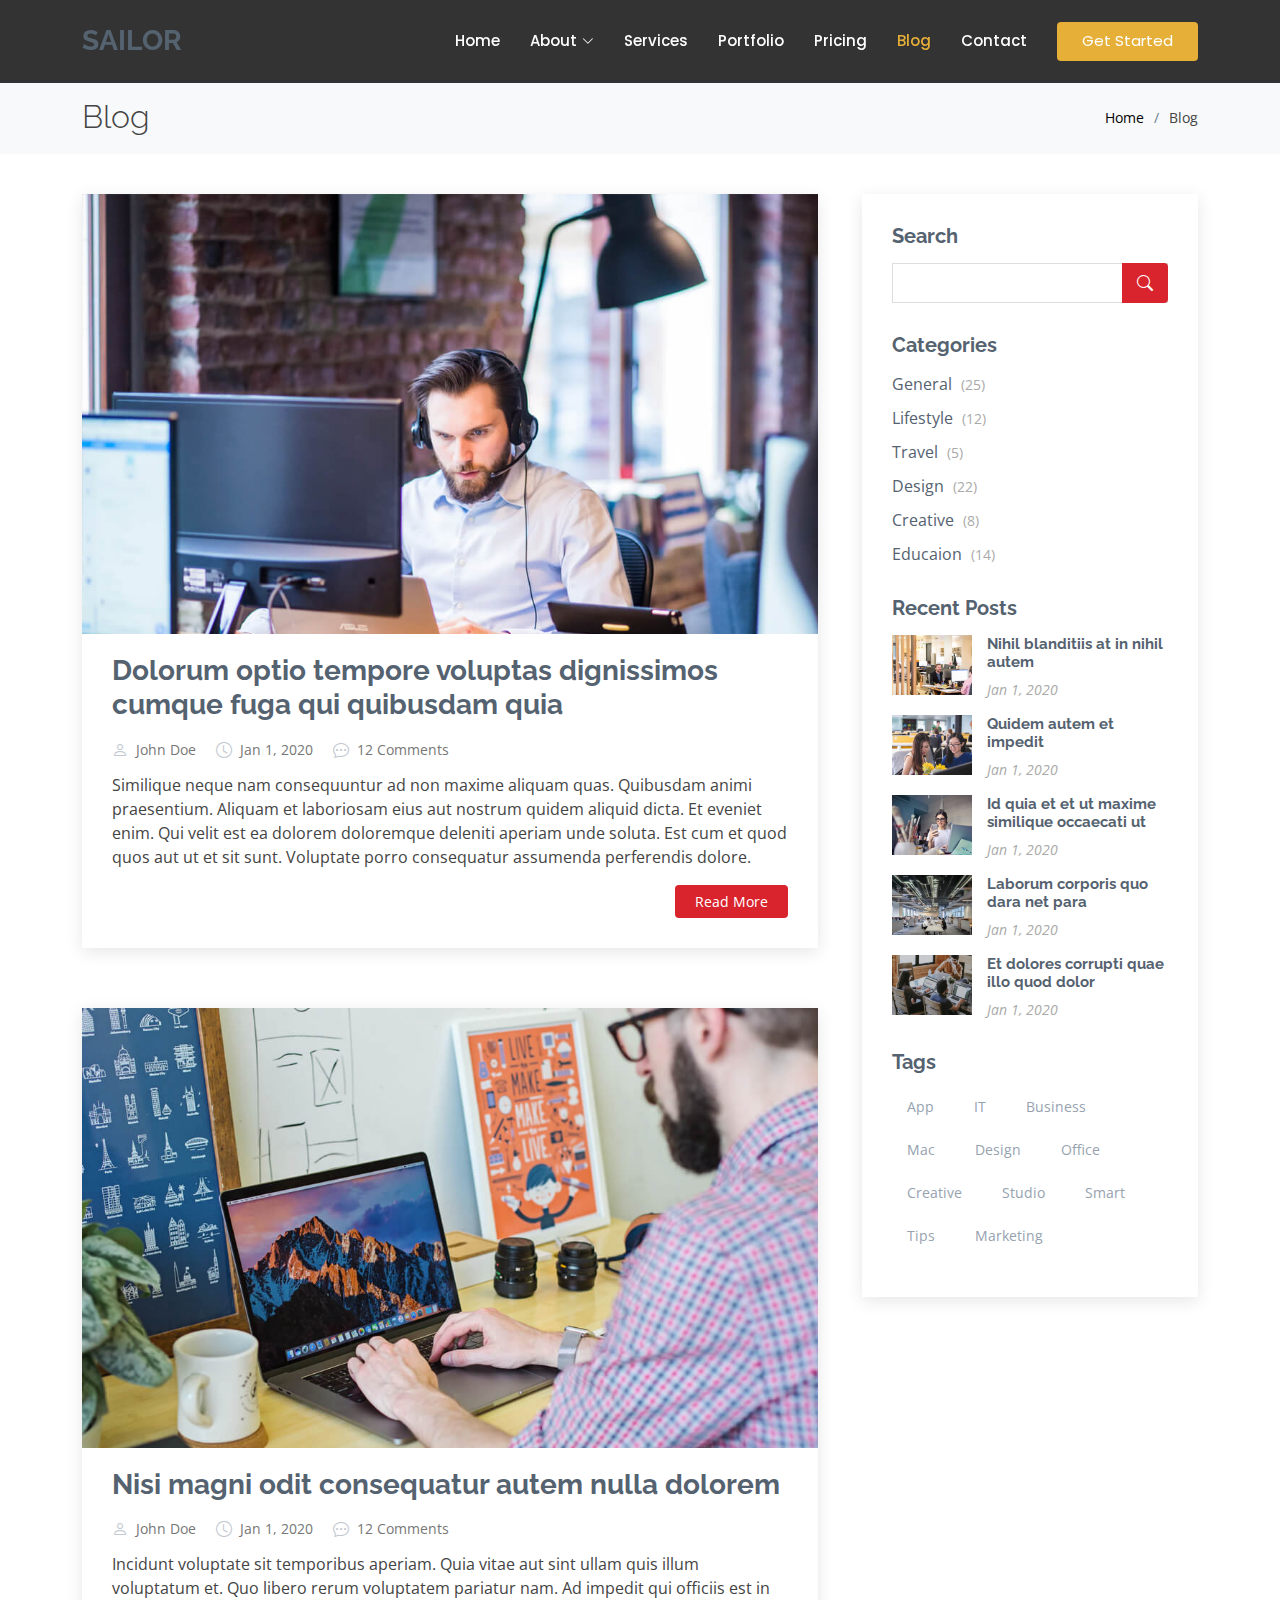
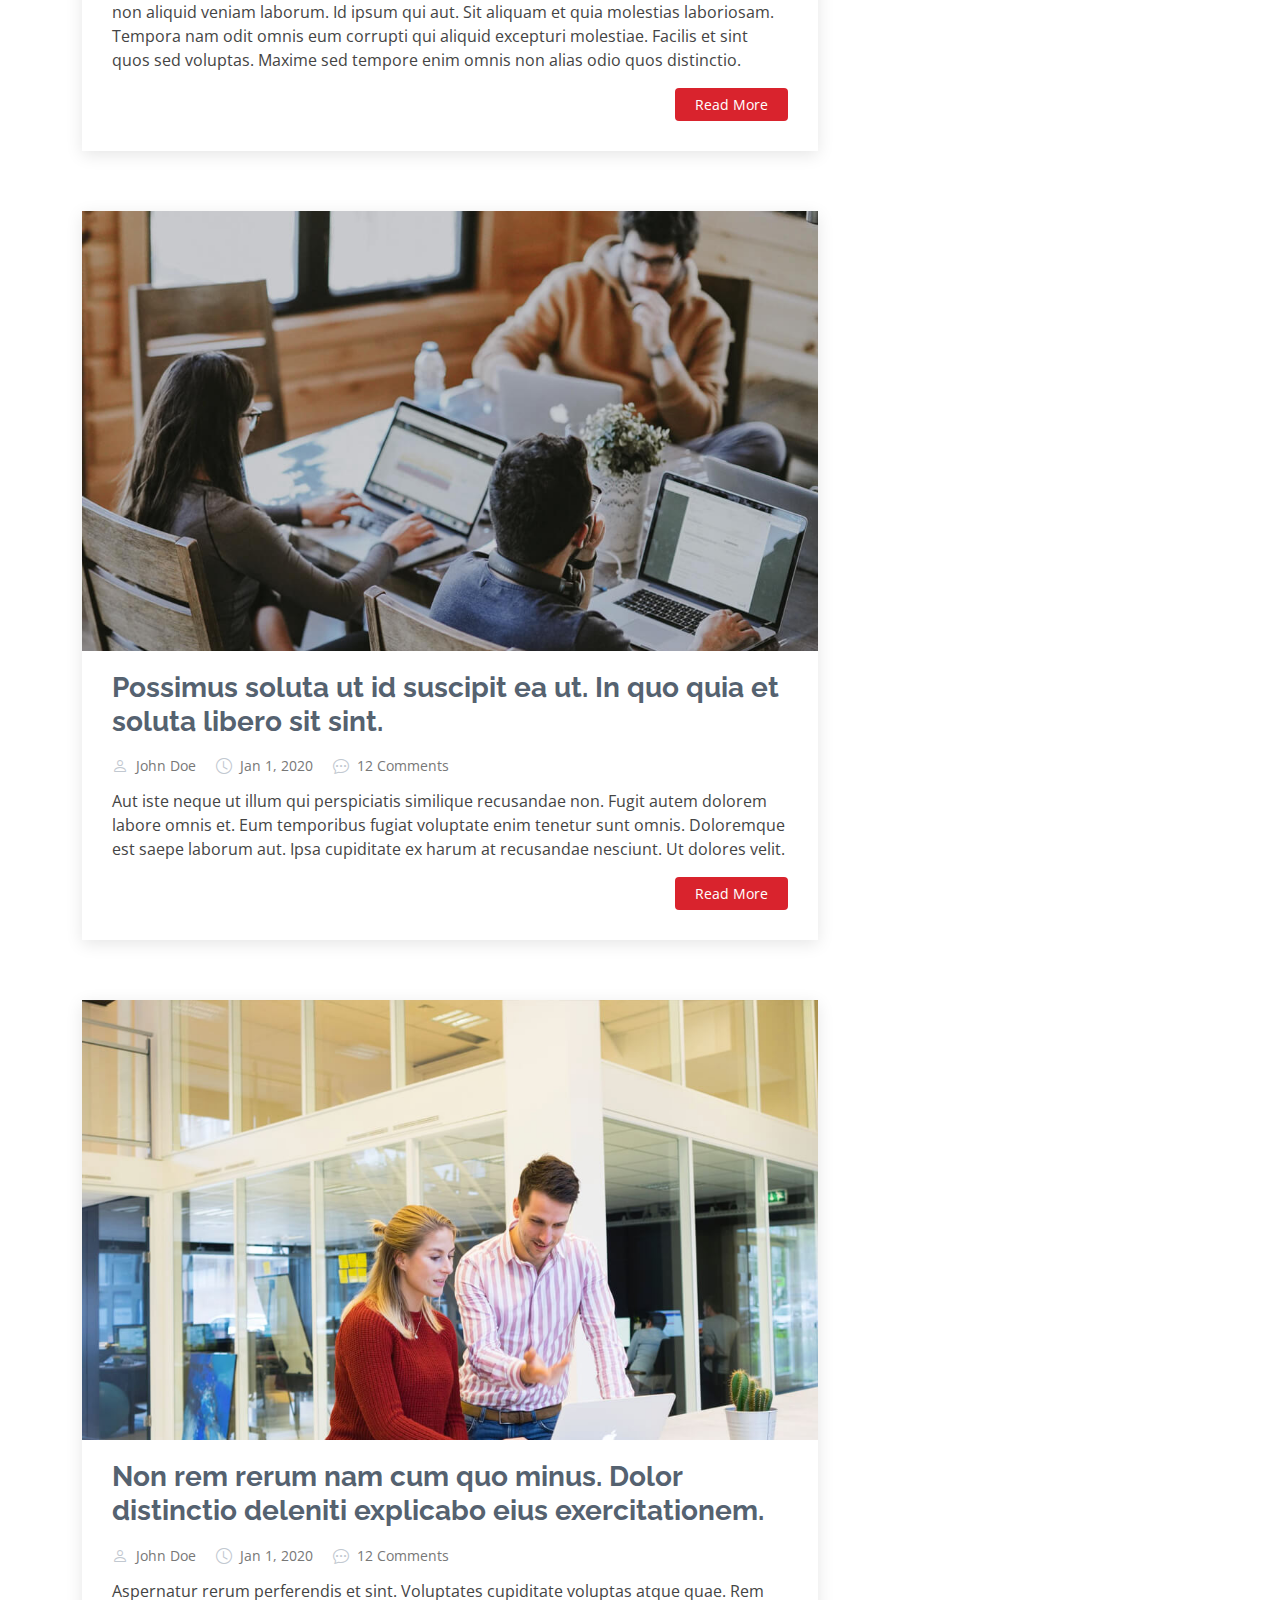
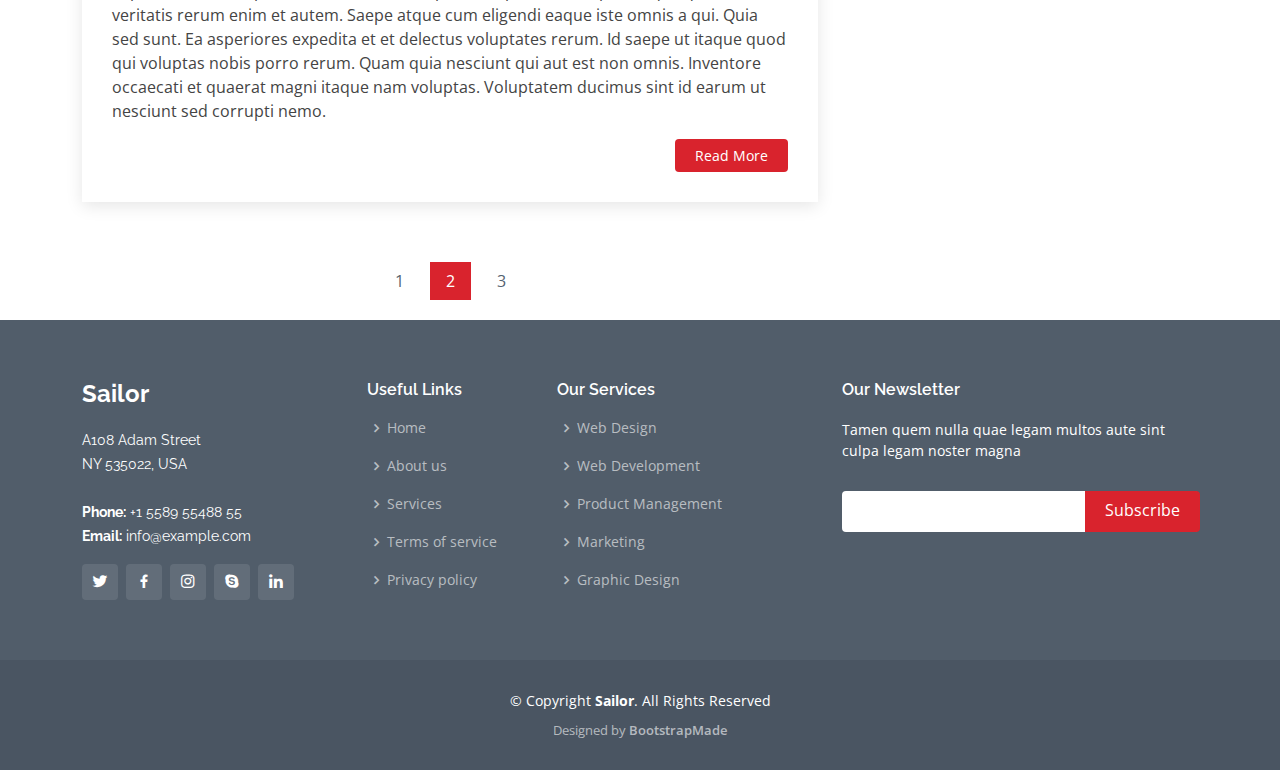
<file: blog.html>
<!DOCTYPE html>
<html lang="en">

<head>
  <meta charset="utf-8">
  <meta content="width=device-width, initial-scale=1.0" name="viewport">

  <title>Blog - Sailor Bootstrap Template</title>
  <meta content="" name="description">
  <meta content="" name="keywords">

  <!-- Favicons -->
  <link href="assets/img/favicon.png" rel="icon">
  <link href="assets/img/apple-touch-icon.png" rel="apple-touch-icon">

  <!-- Google Fonts -->
  <link href="https://fonts.googleapis.com/css?family=Open+Sans:300,300i,400,400i,600,600i,700,700i|Raleway:300,300i,400,400i,500,500i,600,600i,700,700i|Poppins:300,300i,400,400i,500,500i,600,600i,700,700i" rel="stylesheet">

  <!-- Vendor CSS Files -->
  <link href="assets/vendor/animate.css/animate.min.css" rel="stylesheet">
  <link href="assets/vendor/bootstrap/css/bootstrap.min.css" rel="stylesheet">
  <link href="assets/vendor/bootstrap-icons/bootstrap-icons.css" rel="stylesheet">
  <link href="assets/vendor/boxicons/css/boxicons.min.css" rel="stylesheet">
  <link href="assets/vendor/glightbox/css/glightbox.min.css" rel="stylesheet">
  <link href="assets/vendor/remixicon/remixicon.css" rel="stylesheet">
  <link href="assets/vendor/swiper/swiper-bundle.min.css" rel="stylesheet">

  <!-- Template Main CSS File -->
  <link href="assets/css/style.css" rel="stylesheet">

  <!-- =======================================================
  * Template Name: Sailor
  * Updated: Mar 10 2023 with Bootstrap v5.2.3
  * Template URL: https://bootstrapmade.com/sailor-free-bootstrap-theme/
  * Author: BootstrapMade.com
  * License: https://bootstrapmade.com/license/
  ======================================================== -->
</head>

<body>

  <!-- ======= Header ======= -->
  <header id="header" class="fixed-top d-flex align-items-center">
    <div class="container d-flex align-items-center">

      <h1 class="logo me-auto"><a href="index.html">Sailor</a></h1>
      <!-- Uncomment below if you prefer to use an image logo -->
      <!-- <a href="index.html" class="logo me-auto"><img src="assets/img/logo.png" alt="" class="img-fluid"></a>-->

      <nav id="navbar" class="navbar">
        <ul>
          <li><a href="index.html">Home</a></li>

          <li class="dropdown"><a href="#"><span>About</span> <i class="bi bi-chevron-down"></i></a>
            <ul>
              <li><a href="about.html">About</a></li>
              <li><a href="team.html">Team</a></li>
              <li><a href="testimonials.html">Testimonials</a></li>

              <li class="dropdown"><a href="#"><span>Deep Drop Down</span> <i class="bi bi-chevron-right"></i></a>
                <ul>
                  <li><a href="#">Deep Drop Down 1</a></li>
                  <li><a href="#">Deep Drop Down 2</a></li>
                  <li><a href="#">Deep Drop Down 3</a></li>
                  <li><a href="#">Deep Drop Down 4</a></li>
                  <li><a href="#">Deep Drop Down 5</a></li>
                </ul>
              </li>
            </ul>
          </li>
          <li><a href="services.html">Services</a></li>
          <li><a href="portfolio.html">Portfolio</a></li>
          <li><a href="pricing.html">Pricing</a></li>
          <li><a href="blog.html" class="active">Blog</a></li>

          <li><a href="contact.html">Contact</a></li>
          <li><a href="index.html" class="getstarted">Get Started</a></li>
        </ul>
        <i class="bi bi-list mobile-nav-toggle"></i>
      </nav><!-- .navbar -->

    </div>
  </header><!-- End Header -->

  <main id="main">

    <!-- ======= Breadcrumbs ======= -->
    <section id="breadcrumbs" class="breadcrumbs">
      <div class="container">

        <div class="d-flex justify-content-between align-items-center">
          <h2>Blog</h2>
          <ol>
            <li><a href="index.html">Home</a></li>
            <li>Blog</li>
          </ol>
        </div>

      </div>
    </section><!-- End Breadcrumbs -->

    <!-- ======= Blog Section ======= -->
    <section id="blog" class="blog">
      <div class="container" data-aos="fade-up">

        <div class="row">

          <div class="col-lg-8 entries">

            <article class="entry">

              <div class="entry-img">
                <img src="assets/img/blog/blog-1.jpg" alt="" class="img-fluid">
              </div>

              <h2 class="entry-title">
                <a href="blog-single.html">Dolorum optio tempore voluptas dignissimos cumque fuga qui quibusdam quia</a>
              </h2>

              <div class="entry-meta">
                <ul>
                  <li class="d-flex align-items-center"><i class="bi bi-person"></i> <a href="blog-single.html">John Doe</a></li>
                  <li class="d-flex align-items-center"><i class="bi bi-clock"></i> <a href="blog-single.html"><time datetime="2020-01-01">Jan 1, 2020</time></a></li>
                  <li class="d-flex align-items-center"><i class="bi bi-chat-dots"></i> <a href="blog-single.html">12 Comments</a></li>
                </ul>
              </div>

              <div class="entry-content">
                <p>
                  Similique neque nam consequuntur ad non maxime aliquam quas. Quibusdam animi praesentium. Aliquam et laboriosam eius aut nostrum quidem aliquid dicta.
                  Et eveniet enim. Qui velit est ea dolorem doloremque deleniti aperiam unde soluta. Est cum et quod quos aut ut et sit sunt. Voluptate porro consequatur assumenda perferendis dolore.
                </p>
                <div class="read-more">
                  <a href="blog-single.html">Read More</a>
                </div>
              </div>

            </article><!-- End blog entry -->

            <article class="entry">

              <div class="entry-img">
                <img src="assets/img/blog/blog-2.jpg" alt="" class="img-fluid">
              </div>

              <h2 class="entry-title">
                <a href="blog-single.html">Nisi magni odit consequatur autem nulla dolorem</a>
              </h2>

              <div class="entry-meta">
                <ul>
                  <li class="d-flex align-items-center"><i class="bi bi-person"></i> <a href="blog-single.html">John Doe</a></li>
                  <li class="d-flex align-items-center"><i class="bi bi-clock"></i> <a href="blog-single.html"><time datetime="2020-01-01">Jan 1, 2020</time></a></li>
                  <li class="d-flex align-items-center"><i class="bi bi-chat-dots"></i> <a href="blog-single.html">12 Comments</a></li>
                </ul>
              </div>

              <div class="entry-content">
                <p>
                  Incidunt voluptate sit temporibus aperiam. Quia vitae aut sint ullam quis illum voluptatum et. Quo libero rerum voluptatem pariatur nam.
                  Ad impedit qui officiis est in non aliquid veniam laborum. Id ipsum qui aut. Sit aliquam et quia molestias laboriosam. Tempora nam odit omnis eum corrupti qui aliquid excepturi molestiae. Facilis et sint quos sed voluptas. Maxime sed tempore enim omnis non alias odio quos distinctio.
                </p>
                <div class="read-more">
                  <a href="blog-single.html">Read More</a>
                </div>
              </div>

            </article><!-- End blog entry -->

            <article class="entry">

              <div class="entry-img">
                <img src="assets/img/blog/blog-3.jpg" alt="" class="img-fluid">
              </div>

              <h2 class="entry-title">
                <a href="blog-single.html">Possimus soluta ut id suscipit ea ut. In quo quia et soluta libero sit sint.</a>
              </h2>

              <div class="entry-meta">
                <ul>
                  <li class="d-flex align-items-center"><i class="bi bi-person"></i> <a href="blog-single.html">John Doe</a></li>
                  <li class="d-flex align-items-center"><i class="bi bi-clock"></i> <a href="blog-single.html"><time datetime="2020-01-01">Jan 1, 2020</time></a></li>
                  <li class="d-flex align-items-center"><i class="bi bi-chat-dots"></i> <a href="blog-single.html">12 Comments</a></li>
                </ul>
              </div>

              <div class="entry-content">
                <p>
                  Aut iste neque ut illum qui perspiciatis similique recusandae non. Fugit autem dolorem labore omnis et. Eum temporibus fugiat voluptate enim tenetur sunt omnis.
                  Doloremque est saepe laborum aut. Ipsa cupiditate ex harum at recusandae nesciunt. Ut dolores velit.
                </p>
                <div class="read-more">
                  <a href="blog-single.html">Read More</a>
                </div>
              </div>

            </article><!-- End blog entry -->

            <article class="entry">

              <div class="entry-img">
                <img src="assets/img/blog/blog-4.jpg" alt="" class="img-fluid">
              </div>

              <h2 class="entry-title">
                <a href="blog-single.html">Non rem rerum nam cum quo minus. Dolor distinctio deleniti explicabo eius exercitationem.</a>
              </h2>

              <div class="entry-meta">
                <ul>
                  <li class="d-flex align-items-center"><i class="bi bi-person"></i> <a href="blog-single.html">John Doe</a></li>
                  <li class="d-flex align-items-center"><i class="bi bi-clock"></i> <a href="blog-single.html"><time datetime="2020-01-01">Jan 1, 2020</time></a></li>
                  <li class="d-flex align-items-center"><i class="bi bi-chat-dots"></i> <a href="blog-single.html">12 Comments</a></li>
                </ul>
              </div>

              <div class="entry-content">
                <p>
                  Aspernatur rerum perferendis et sint. Voluptates cupiditate voluptas atque quae. Rem veritatis rerum enim et autem. Saepe atque cum eligendi eaque iste omnis a qui.
                  Quia sed sunt. Ea asperiores expedita et et delectus voluptates rerum. Id saepe ut itaque quod qui voluptas nobis porro rerum. Quam quia nesciunt qui aut est non omnis. Inventore occaecati et quaerat magni itaque nam voluptas. Voluptatem ducimus sint id earum ut nesciunt sed corrupti nemo.
                </p>
                <div class="read-more">
                  <a href="blog-single.html">Read More</a>
                </div>
              </div>

            </article><!-- End blog entry -->

            <div class="blog-pagination">
              <ul class="justify-content-center">
                <li><a href="#">1</a></li>
                <li class="active"><a href="#">2</a></li>
                <li><a href="#">3</a></li>
              </ul>
            </div>

          </div><!-- End blog entries list -->

          <div class="col-lg-4">

            <div class="sidebar">

              <h3 class="sidebar-title">Search</h3>
              <div class="sidebar-item search-form">
                <form action="">
                  <input type="text">
                  <button type="submit"><i class="bi bi-search"></i></button>
                </form>
              </div><!-- End sidebar search formn-->

              <h3 class="sidebar-title">Categories</h3>
              <div class="sidebar-item categories">
                <ul>
                  <li><a href="#">General <span>(25)</span></a></li>
                  <li><a href="#">Lifestyle <span>(12)</span></a></li>
                  <li><a href="#">Travel <span>(5)</span></a></li>
                  <li><a href="#">Design <span>(22)</span></a></li>
                  <li><a href="#">Creative <span>(8)</span></a></li>
                  <li><a href="#">Educaion <span>(14)</span></a></li>
                </ul>
              </div><!-- End sidebar categories-->

              <h3 class="sidebar-title">Recent Posts</h3>
              <div class="sidebar-item recent-posts">
                <div class="post-item clearfix">
                  <img src="assets/img/blog/blog-recent-1.jpg" alt="">
                  <h4><a href="blog-single.html">Nihil blanditiis at in nihil autem</a></h4>
                  <time datetime="2020-01-01">Jan 1, 2020</time>
                </div>

                <div class="post-item clearfix">
                  <img src="assets/img/blog/blog-recent-2.jpg" alt="">
                  <h4><a href="blog-single.html">Quidem autem et impedit</a></h4>
                  <time datetime="2020-01-01">Jan 1, 2020</time>
                </div>

                <div class="post-item clearfix">
                  <img src="assets/img/blog/blog-recent-3.jpg" alt="">
                  <h4><a href="blog-single.html">Id quia et et ut maxime similique occaecati ut</a></h4>
                  <time datetime="2020-01-01">Jan 1, 2020</time>
                </div>

                <div class="post-item clearfix">
                  <img src="assets/img/blog/blog-recent-4.jpg" alt="">
                  <h4><a href="blog-single.html">Laborum corporis quo dara net para</a></h4>
                  <time datetime="2020-01-01">Jan 1, 2020</time>
                </div>

                <div class="post-item clearfix">
                  <img src="assets/img/blog/blog-recent-5.jpg" alt="">
                  <h4><a href="blog-single.html">Et dolores corrupti quae illo quod dolor</a></h4>
                  <time datetime="2020-01-01">Jan 1, 2020</time>
                </div>

              </div><!-- End sidebar recent posts-->

              <h3 class="sidebar-title">Tags</h3>
              <div class="sidebar-item tags">
                <ul>
                  <li><a href="#">App</a></li>
                  <li><a href="#">IT</a></li>
                  <li><a href="#">Business</a></li>
                  <li><a href="#">Mac</a></li>
                  <li><a href="#">Design</a></li>
                  <li><a href="#">Office</a></li>
                  <li><a href="#">Creative</a></li>
                  <li><a href="#">Studio</a></li>
                  <li><a href="#">Smart</a></li>
                  <li><a href="#">Tips</a></li>
                  <li><a href="#">Marketing</a></li>
                </ul>
              </div><!-- End sidebar tags-->

            </div><!-- End sidebar -->

          </div><!-- End blog sidebar -->

        </div>

      </div>
    </section><!-- End Blog Section -->

  </main><!-- End #main -->

  <!-- ======= Footer ======= -->
  <footer id="footer">
    <div class="footer-top">
      <div class="container">
        <div class="row">

          <div class="col-lg-3 col-md-6">
            <div class="footer-info">
              <h3>Sailor</h3>
              <p>
                A108 Adam Street <br>
                NY 535022, USA<br><br>
                <strong>Phone:</strong> +1 5589 55488 55<br>
                <strong>Email:</strong> info@example.com<br>
              </p>
              <div class="social-links mt-3">
                <a href="#" class="twitter"><i class="bx bxl-twitter"></i></a>
                <a href="#" class="facebook"><i class="bx bxl-facebook"></i></a>
                <a href="#" class="instagram"><i class="bx bxl-instagram"></i></a>
                <a href="#" class="google-plus"><i class="bx bxl-skype"></i></a>
                <a href="#" class="linkedin"><i class="bx bxl-linkedin"></i></a>
              </div>
            </div>
          </div>

          <div class="col-lg-2 col-md-6 footer-links">
            <h4>Useful Links</h4>
            <ul>
              <li><i class="bx bx-chevron-right"></i> <a href="#">Home</a></li>
              <li><i class="bx bx-chevron-right"></i> <a href="#">About us</a></li>
              <li><i class="bx bx-chevron-right"></i> <a href="#">Services</a></li>
              <li><i class="bx bx-chevron-right"></i> <a href="#">Terms of service</a></li>
              <li><i class="bx bx-chevron-right"></i> <a href="#">Privacy policy</a></li>
            </ul>
          </div>

          <div class="col-lg-3 col-md-6 footer-links">
            <h4>Our Services</h4>
            <ul>
              <li><i class="bx bx-chevron-right"></i> <a href="#">Web Design</a></li>
              <li><i class="bx bx-chevron-right"></i> <a href="#">Web Development</a></li>
              <li><i class="bx bx-chevron-right"></i> <a href="#">Product Management</a></li>
              <li><i class="bx bx-chevron-right"></i> <a href="#">Marketing</a></li>
              <li><i class="bx bx-chevron-right"></i> <a href="#">Graphic Design</a></li>
            </ul>
          </div>

          <div class="col-lg-4 col-md-6 footer-newsletter">
            <h4>Our Newsletter</h4>
            <p>Tamen quem nulla quae legam multos aute sint culpa legam noster magna</p>
            <form action="" method="post">
              <input type="email" name="email"><input type="submit" value="Subscribe">
            </form>

          </div>

        </div>
      </div>
    </div>

    <div class="container">
      <div class="copyright">
        &copy; Copyright <strong><span>Sailor</span></strong>. All Rights Reserved
      </div>
      <div class="credits">
        <!-- All the links in the footer should remain intact. -->
        <!-- You can delete the links only if you purchased the pro version. -->
        <!-- Licensing information: https://bootstrapmade.com/license/ -->
        <!-- Purchase the pro version with working PHP/AJAX contact form: https://bootstrapmade.com/sailor-free-bootstrap-theme/ -->
        Designed by <a href="https://bootstrapmade.com/">BootstrapMade</a>
      </div>
    </div>
  </footer><!-- End Footer -->

  <a href="#" class="back-to-top d-flex align-items-center justify-content-center"><i class="bi bi-arrow-up-short"></i></a>

  <!-- Vendor JS Files -->
  <script src="assets/vendor/bootstrap/js/bootstrap.bundle.min.js"></script>
  <script src="assets/vendor/glightbox/js/glightbox.min.js"></script>
  <script src="assets/vendor/isotope-layout/isotope.pkgd.min.js"></script>
  <script src="assets/vendor/swiper/swiper-bundle.min.js"></script>
  <script src="assets/vendor/waypoints/noframework.waypoints.js"></script>
  <script src="assets/vendor/php-email-form/validate.js"></script>

  <!-- Template Main JS File -->
  <script src="assets/js/main.js"></script>

</body>

</html>
</file>
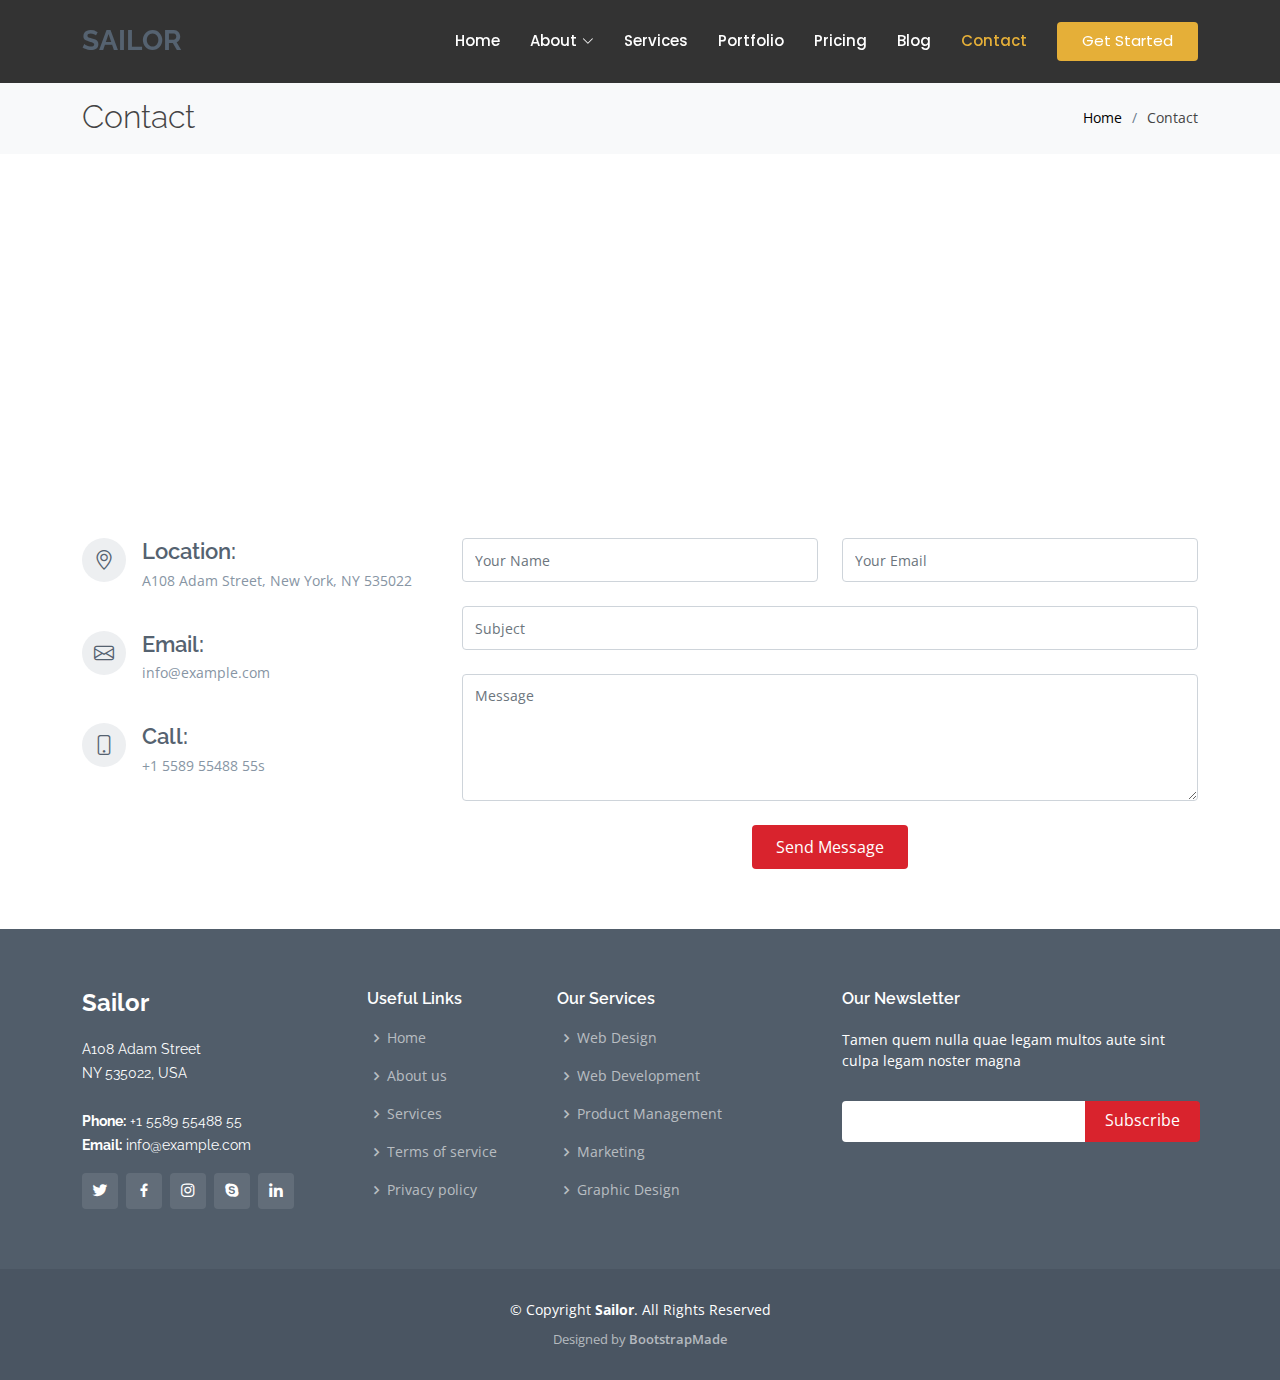
<file: contact.html>
<!DOCTYPE html>
<html lang="en">

<head>
  <meta charset="utf-8">
  <meta content="width=device-width, initial-scale=1.0" name="viewport">

  <title>Contact - Sailor Bootstrap Template</title>
  <meta content="" name="description">
  <meta content="" name="keywords">

  <!-- Favicons -->
  <link href="assets/img/favicon.png" rel="icon">
  <link href="assets/img/apple-touch-icon.png" rel="apple-touch-icon">

  <!-- Google Fonts -->
  <link href="https://fonts.googleapis.com/css?family=Open+Sans:300,300i,400,400i,600,600i,700,700i|Raleway:300,300i,400,400i,500,500i,600,600i,700,700i|Poppins:300,300i,400,400i,500,500i,600,600i,700,700i" rel="stylesheet">

  <!-- Vendor CSS Files -->
  <link href="assets/vendor/animate.css/animate.min.css" rel="stylesheet">
  <link href="assets/vendor/bootstrap/css/bootstrap.min.css" rel="stylesheet">
  <link href="assets/vendor/bootstrap-icons/bootstrap-icons.css" rel="stylesheet">
  <link href="assets/vendor/boxicons/css/boxicons.min.css" rel="stylesheet">
  <link href="assets/vendor/glightbox/css/glightbox.min.css" rel="stylesheet">
  <link href="assets/vendor/remixicon/remixicon.css" rel="stylesheet">
  <link href="assets/vendor/swiper/swiper-bundle.min.css" rel="stylesheet">

  <!-- Template Main CSS File -->
  <link href="assets/css/style.css" rel="stylesheet">

  <!-- =======================================================
  * Template Name: Sailor
  * Updated: Mar 10 2023 with Bootstrap v5.2.3
  * Template URL: https://bootstrapmade.com/sailor-free-bootstrap-theme/
  * Author: BootstrapMade.com
  * License: https://bootstrapmade.com/license/
  ======================================================== -->
</head>

<body>

  <!-- ======= Header ======= -->
  <header id="header" class="fixed-top d-flex align-items-center">
    <div class="container d-flex align-items-center">

      <h1 class="logo me-auto"><a href="index.html">Sailor</a></h1>
      <!-- Uncomment below if you prefer to use an image logo -->
      <!-- <a href="index.html" class="logo me-auto"><img src="assets/img/logo.png" alt="" class="img-fluid"></a>-->

      <nav id="navbar" class="navbar">
        <ul>
          <li><a href="index.html">Home</a></li>

          <li class="dropdown"><a href="#"><span>About</span> <i class="bi bi-chevron-down"></i></a>
            <ul>
              <li><a href="about.html">About</a></li>
              <li><a href="team.html">Team</a></li>
              <li><a href="testimonials.html">Testimonials</a></li>

              <li class="dropdown"><a href="#"><span>Deep Drop Down</span> <i class="bi bi-chevron-right"></i></a>
                <ul>
                  <li><a href="#">Deep Drop Down 1</a></li>
                  <li><a href="#">Deep Drop Down 2</a></li>
                  <li><a href="#">Deep Drop Down 3</a></li>
                  <li><a href="#">Deep Drop Down 4</a></li>
                  <li><a href="#">Deep Drop Down 5</a></li>
                </ul>
              </li>
            </ul>
          </li>
          <li><a href="services.html">Services</a></li>
          <li><a href="portfolio.html">Portfolio</a></li>
          <li><a href="pricing.html">Pricing</a></li>
          <li><a href="blog.html">Blog</a></li>

          <li><a href="contact.html" class="active">Contact</a></li>
          <li><a href="index.html" class="getstarted">Get Started</a></li>
        </ul>
        <i class="bi bi-list mobile-nav-toggle"></i>
      </nav><!-- .navbar -->

    </div>
  </header><!-- End Header -->

  <main id="main">

    <!-- ======= Breadcrumbs ======= -->
    <section id="breadcrumbs" class="breadcrumbs">
      <div class="container">

        <div class="d-flex justify-content-between align-items-center">
          <h2>Contact</h2>
          <ol>
            <li><a href="index.html">Home</a></li>
            <li>Contact</li>
          </ol>
        </div>

      </div>
    </section><!-- End Breadcrumbs -->

    <!-- ======= Contact Section ======= -->
    <section id="contact" class="contact">
      <div class="container">

        <div>
          <iframe style="border:0; width: 100%; height: 270px;" src="https://www.google.com/maps/embed?pb=!1m14!1m8!1m3!1d12097.433213460943!2d-74.0062269!3d40.7101282!3m2!1i1024!2i768!4f13.1!3m3!1m2!1s0x0%3A0xb89d1fe6bc499443!2sDowntown+Conference+Center!5e0!3m2!1smk!2sbg!4v1539943755621" frameborder="0" allowfullscreen></iframe>
        </div>

        <div class="row mt-5">

          <div class="col-lg-4">
            <div class="info">
              <div class="address">
                <i class="bi bi-geo-alt"></i>
                <h4>Location:</h4>
                <p>A108 Adam Street, New York, NY 535022</p>
              </div>

              <div class="email">
                <i class="bi bi-envelope"></i>
                <h4>Email:</h4>
                <p>info@example.com</p>
              </div>

              <div class="phone">
                <i class="bi bi-phone"></i>
                <h4>Call:</h4>
                <p>+1 5589 55488 55s</p>
              </div>

            </div>

          </div>

          <div class="col-lg-8 mt-5 mt-lg-0">

            <form action="forms/contact.php" method="post" role="form" class="php-email-form">
              <div class="row">
                <div class="col-md-6 form-group">
                  <input type="text" name="name" class="form-control" id="name" placeholder="Your Name" required>
                </div>
                <div class="col-md-6 form-group mt-3 mt-md-0">
                  <input type="email" class="form-control" name="email" id="email" placeholder="Your Email" required>
                </div>
              </div>
              <div class="form-group mt-3">
                <input type="text" class="form-control" name="subject" id="subject" placeholder="Subject" required>
              </div>
              <div class="form-group mt-3">
                <textarea class="form-control" name="message" rows="5" placeholder="Message" required></textarea>
              </div>
              <div class="my-3">
                <div class="loading">Loading</div>
                <div class="error-message"></div>
                <div class="sent-message">Your message has been sent. Thank you!</div>
              </div>
              <div class="text-center"><button type="submit">Send Message</button></div>
            </form>

          </div>

        </div>

      </div>
    </section><!-- End Contact Section -->

  </main><!-- End #main -->

  <!-- ======= Footer ======= -->
  <footer id="footer">
    <div class="footer-top">
      <div class="container">
        <div class="row">

          <div class="col-lg-3 col-md-6">
            <div class="footer-info">
              <h3>Sailor</h3>
              <p>
                A108 Adam Street <br>
                NY 535022, USA<br><br>
                <strong>Phone:</strong> +1 5589 55488 55<br>
                <strong>Email:</strong> info@example.com<br>
              </p>
              <div class="social-links mt-3">
                <a href="#" class="twitter"><i class="bx bxl-twitter"></i></a>
                <a href="#" class="facebook"><i class="bx bxl-facebook"></i></a>
                <a href="#" class="instagram"><i class="bx bxl-instagram"></i></a>
                <a href="#" class="google-plus"><i class="bx bxl-skype"></i></a>
                <a href="#" class="linkedin"><i class="bx bxl-linkedin"></i></a>
              </div>
            </div>
          </div>

          <div class="col-lg-2 col-md-6 footer-links">
            <h4>Useful Links</h4>
            <ul>
              <li><i class="bx bx-chevron-right"></i> <a href="#">Home</a></li>
              <li><i class="bx bx-chevron-right"></i> <a href="#">About us</a></li>
              <li><i class="bx bx-chevron-right"></i> <a href="#">Services</a></li>
              <li><i class="bx bx-chevron-right"></i> <a href="#">Terms of service</a></li>
              <li><i class="bx bx-chevron-right"></i> <a href="#">Privacy policy</a></li>
            </ul>
          </div>

          <div class="col-lg-3 col-md-6 footer-links">
            <h4>Our Services</h4>
            <ul>
              <li><i class="bx bx-chevron-right"></i> <a href="#">Web Design</a></li>
              <li><i class="bx bx-chevron-right"></i> <a href="#">Web Development</a></li>
              <li><i class="bx bx-chevron-right"></i> <a href="#">Product Management</a></li>
              <li><i class="bx bx-chevron-right"></i> <a href="#">Marketing</a></li>
              <li><i class="bx bx-chevron-right"></i> <a href="#">Graphic Design</a></li>
            </ul>
          </div>

          <div class="col-lg-4 col-md-6 footer-newsletter">
            <h4>Our Newsletter</h4>
            <p>Tamen quem nulla quae legam multos aute sint culpa legam noster magna</p>
            <form action="" method="post">
              <input type="email" name="email"><input type="submit" value="Subscribe">
            </form>

          </div>

        </div>
      </div>
    </div>

    <div class="container">
      <div class="copyright">
        &copy; Copyright <strong><span>Sailor</span></strong>. All Rights Reserved
      </div>
      <div class="credits">
        <!-- All the links in the footer should remain intact. -->
        <!-- You can delete the links only if you purchased the pro version. -->
        <!-- Licensing information: https://bootstrapmade.com/license/ -->
        <!-- Purchase the pro version with working PHP/AJAX contact form: https://bootstrapmade.com/sailor-free-bootstrap-theme/ -->
        Designed by <a href="https://bootstrapmade.com/">BootstrapMade</a>
      </div>
    </div>
  </footer><!-- End Footer -->

  <a href="#" class="back-to-top d-flex align-items-center justify-content-center"><i class="bi bi-arrow-up-short"></i></a>

  <!-- Vendor JS Files -->
  <script src="assets/vendor/bootstrap/js/bootstrap.bundle.min.js"></script>
  <script src="assets/vendor/glightbox/js/glightbox.min.js"></script>
  <script src="assets/vendor/isotope-layout/isotope.pkgd.min.js"></script>
  <script src="assets/vendor/swiper/swiper-bundle.min.js"></script>
  <script src="assets/vendor/waypoints/noframework.waypoints.js"></script>
  <script src="assets/vendor/php-email-form/validate.js"></script>

  <!-- Template Main JS File -->
  <script src="assets/js/main.js"></script>

</body>

</html>
</file>
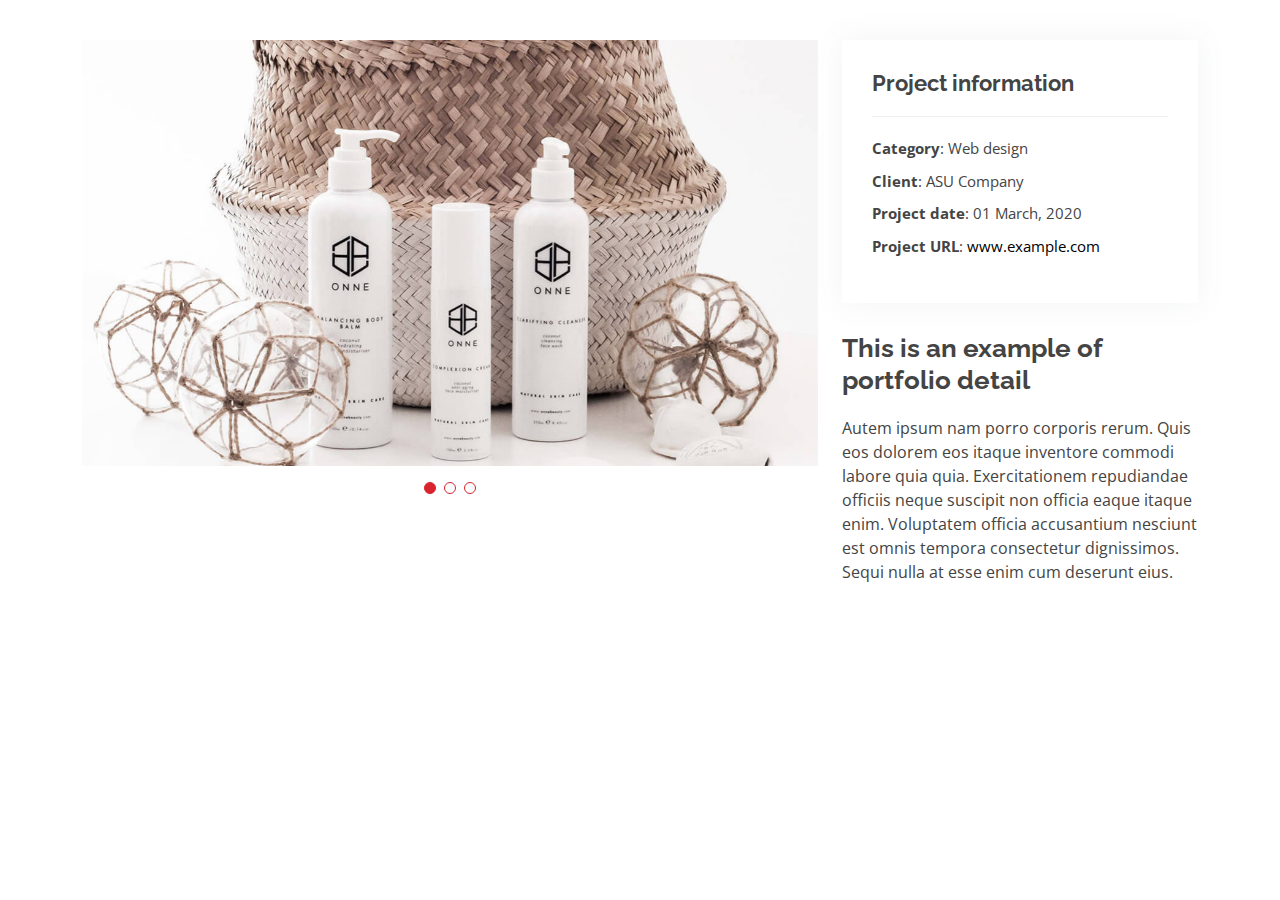
<file: portfolio-details.html>
<!DOCTYPE html>
<html lang="en">

<head>
  <meta charset="utf-8">
  <meta content="width=device-width, initial-scale=1.0" name="viewport">

  <title>Portfolio Details - Sailor Bootstrap Template</title>
  <meta content="" name="description">
  <meta content="" name="keywords">

  <!-- Favicons -->
  <link href="assets/img/favicon.png" rel="icon">
  <link href="assets/img/apple-touch-icon.png" rel="apple-touch-icon">

  <!-- Google Fonts -->
  <link href="https://fonts.googleapis.com/css?family=Open+Sans:300,300i,400,400i,600,600i,700,700i|Raleway:300,300i,400,400i,500,500i,600,600i,700,700i|Poppins:300,300i,400,400i,500,500i,600,600i,700,700i" rel="stylesheet">

  <!-- Vendor CSS Files -->
  <link href="assets/vendor/animate.css/animate.min.css" rel="stylesheet">
  <link href="assets/vendor/bootstrap/css/bootstrap.min.css" rel="stylesheet">
  <link href="assets/vendor/bootstrap-icons/bootstrap-icons.css" rel="stylesheet">
  <link href="assets/vendor/boxicons/css/boxicons.min.css" rel="stylesheet">
  <link href="assets/vendor/glightbox/css/glightbox.min.css" rel="stylesheet">
  <link href="assets/vendor/remixicon/remixicon.css" rel="stylesheet">
  <link href="assets/vendor/swiper/swiper-bundle.min.css" rel="stylesheet">

  <!-- Template Main CSS File -->
  <link href="assets/css/style.css" rel="stylesheet">

  <!-- =======================================================
  * Template Name: Sailor
  * Updated: Mar 10 2023 with Bootstrap v5.2.3
  * Template URL: https://bootstrapmade.com/sailor-free-bootstrap-theme/
  * Author: BootstrapMade.com
  * License: https://bootstrapmade.com/license/
  ======================================================== -->
</head>

<body>

  <main id="main">

    <!-- ======= Portfolio Details Section ======= -->
    <section id="portfolio-details" class="portfolio-details">
      <div class="container">

        <div class="row gy-4">

          <div class="col-lg-8">
            <div class="portfolio-details-slider swiper">
              <div class="swiper-wrapper align-items-center">

                <div class="swiper-slide">
                  <img src="assets/img/portfolio/portfolio-details-1.jpg" alt="">
                </div>

                <div class="swiper-slide">
                  <img src="assets/img/portfolio/portfolio-details-2.jpg" alt="">
                </div>

                <div class="swiper-slide">
                  <img src="assets/img/portfolio/portfolio-details-3.jpg" alt="">
                </div>

              </div>
              <div class="swiper-pagination"></div>
            </div>
          </div>

          <div class="col-lg-4">
            <div class="portfolio-info">
              <h3>Project information</h3>
              <ul>
                <li><strong>Category</strong>: Web design</li>
                <li><strong>Client</strong>: ASU Company</li>
                <li><strong>Project date</strong>: 01 March, 2020</li>
                <li><strong>Project URL</strong>: <a href="#">www.example.com</a></li>
              </ul>
            </div>
            <div class="portfolio-description">
              <h2>This is an example of portfolio detail</h2>
              <p>
                Autem ipsum nam porro corporis rerum. Quis eos dolorem eos itaque inventore commodi labore quia quia. Exercitationem repudiandae officiis neque suscipit non officia eaque itaque enim. Voluptatem officia accusantium nesciunt est omnis tempora consectetur dignissimos. Sequi nulla at esse enim cum deserunt eius.
              </p>
            </div>
          </div>

        </div>

      </div>
    </section><!-- End Portfolio Details Section -->

  </main><!-- End #main -->

  <a href="#" class="back-to-top d-flex align-items-center justify-content-center"><i class="bi bi-arrow-up-short"></i></a>

  <!-- Vendor JS Files -->
  <script src="assets/vendor/bootstrap/js/bootstrap.bundle.min.js"></script>
  <script src="assets/vendor/glightbox/js/glightbox.min.js"></script>
  <script src="assets/vendor/isotope-layout/isotope.pkgd.min.js"></script>
  <script src="assets/vendor/swiper/swiper-bundle.min.js"></script>
  <script src="assets/vendor/waypoints/noframework.waypoints.js"></script>
  <script src="assets/vendor/php-email-form/validate.js"></script>

  <!-- Template Main JS File -->
  <script src="assets/js/main.js"></script>

</body>

</html>
</file>
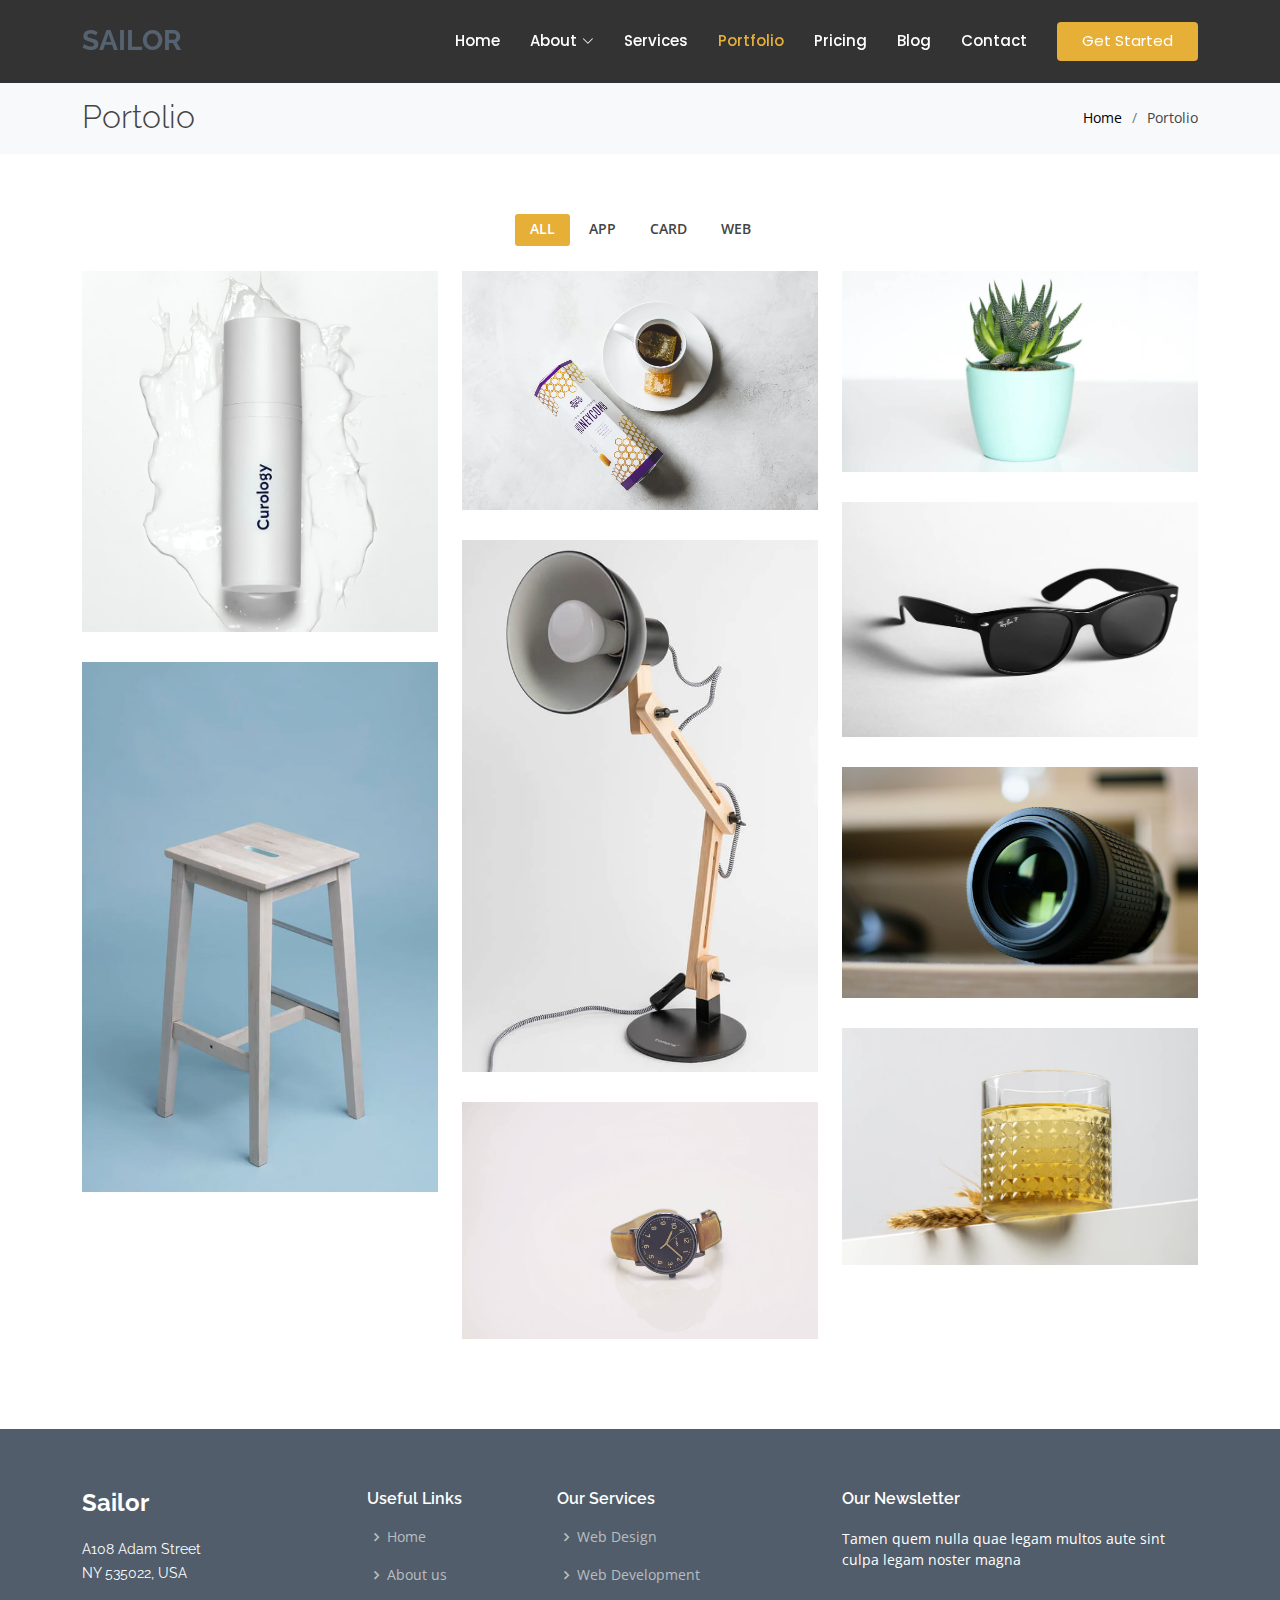
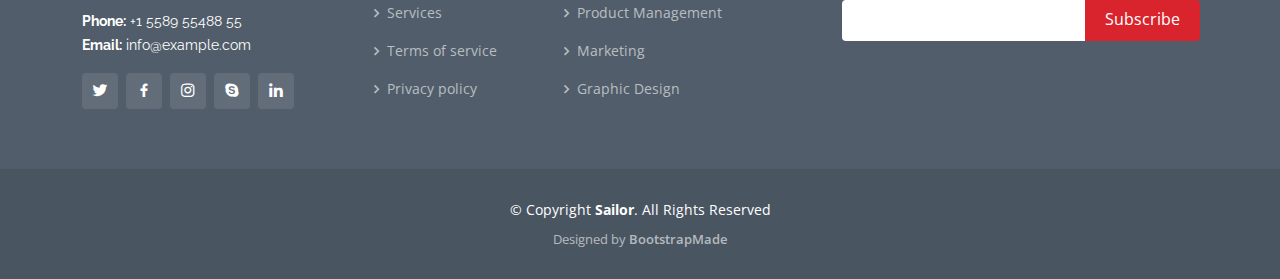
<file: portfolio.html>
<!DOCTYPE html>
<html lang="en">

<head>
  <meta charset="utf-8">
  <meta content="width=device-width, initial-scale=1.0" name="viewport">

  <title>Portfolio - Sailor Bootstrap Template</title>
  <meta content="" name="description">
  <meta content="" name="keywords">

  <!-- Favicons -->
  <link href="assets/img/favicon.png" rel="icon">
  <link href="assets/img/apple-touch-icon.png" rel="apple-touch-icon">

  <!-- Google Fonts -->
  <link href="https://fonts.googleapis.com/css?family=Open+Sans:300,300i,400,400i,600,600i,700,700i|Raleway:300,300i,400,400i,500,500i,600,600i,700,700i|Poppins:300,300i,400,400i,500,500i,600,600i,700,700i" rel="stylesheet">

  <!-- Vendor CSS Files -->
  <link href="assets/vendor/animate.css/animate.min.css" rel="stylesheet">
  <link href="assets/vendor/bootstrap/css/bootstrap.min.css" rel="stylesheet">
  <link href="assets/vendor/bootstrap-icons/bootstrap-icons.css" rel="stylesheet">
  <link href="assets/vendor/boxicons/css/boxicons.min.css" rel="stylesheet">
  <link href="assets/vendor/glightbox/css/glightbox.min.css" rel="stylesheet">
  <link href="assets/vendor/remixicon/remixicon.css" rel="stylesheet">
  <link href="assets/vendor/swiper/swiper-bundle.min.css" rel="stylesheet">

  <!-- Template Main CSS File -->
  <link href="assets/css/style.css" rel="stylesheet">

  <!-- =======================================================
  * Template Name: Sailor
  * Updated: Mar 10 2023 with Bootstrap v5.2.3
  * Template URL: https://bootstrapmade.com/sailor-free-bootstrap-theme/
  * Author: BootstrapMade.com
  * License: https://bootstrapmade.com/license/
  ======================================================== -->
</head>

<body>

  <!-- ======= Header ======= -->
  <header id="header" class="fixed-top d-flex align-items-center">
    <div class="container d-flex align-items-center">

      <h1 class="logo me-auto"><a href="index.html">Sailor</a></h1>
      <!-- Uncomment below if you prefer to use an image logo -->
      <!-- <a href="index.html" class="logo me-auto"><img src="assets/img/logo.png" alt="" class="img-fluid"></a>-->

      <nav id="navbar" class="navbar">
        <ul>
          <li><a href="index.html">Home</a></li>

          <li class="dropdown"><a href="#"><span>About</span> <i class="bi bi-chevron-down"></i></a>
            <ul>
              <li><a href="about.html">About</a></li>
              <li><a href="team.html">Team</a></li>
              <li><a href="testimonials.html">Testimonials</a></li>

              <li class="dropdown"><a href="#"><span>Deep Drop Down</span> <i class="bi bi-chevron-right"></i></a>
                <ul>
                  <li><a href="#">Deep Drop Down 1</a></li>
                  <li><a href="#">Deep Drop Down 2</a></li>
                  <li><a href="#">Deep Drop Down 3</a></li>
                  <li><a href="#">Deep Drop Down 4</a></li>
                  <li><a href="#">Deep Drop Down 5</a></li>
                </ul>
              </li>
            </ul>
          </li>
          <li><a href="services.html">Services</a></li>
          <li><a href="portfolio.html" class="active">Portfolio</a></li>
          <li><a href="pricing.html">Pricing</a></li>
          <li><a href="blog.html">Blog</a></li>

          <li><a href="contact.html">Contact</a></li>
          <li><a href="index.html" class="getstarted">Get Started</a></li>
        </ul>
        <i class="bi bi-list mobile-nav-toggle"></i>
      </nav><!-- .navbar -->

    </div>
  </header><!-- End Header -->

  <main id="main">

    <!-- ======= Breadcrumbs ======= -->
    <section id="breadcrumbs" class="breadcrumbs">
      <div class="container">

        <div class="d-flex justify-content-between align-items-center">
          <h2>Portolio</h2>
          <ol>
            <li><a href="index.html">Home</a></li>
            <li>Portolio</li>
          </ol>
        </div>

      </div>
    </section><!-- End Breadcrumbs -->

    <!-- ======= Portfolio Section ======= -->
    <section id="portfolio" class="portfolio">
      <div class="container">

        <div class="row">
          <div class="col-lg-12 d-flex justify-content-center">
            <ul id="portfolio-flters">
              <li data-filter="*" class="filter-active">All</li>
              <li data-filter=".filter-app">App</li>
              <li data-filter=".filter-card">Card</li>
              <li data-filter=".filter-web">Web</li>
            </ul>
          </div>
        </div>

        <div class="row portfolio-container">

          <div class="col-lg-4 col-md-6 portfolio-item filter-app">
            <div class="portfolio-wrap">
              <img src="assets/img/portfolio/portfolio-1.jpg" class="img-fluid" alt="">
              <div class="portfolio-info">
                <h4>App 1</h4>
                <p>App</p>
                <div class="portfolio-links">
                  <a href="assets/img/portfolio/portfolio-1.jpg" data-gallery="portfolioGallery" class="portfolio-lightbox" title="App 1"><i class="bx bx-plus"></i></a>
                  <a href="portfolio-details.html" class="portfolio-details-lightbox" data-glightbox="type: external" title="Portfolio Details"><i class="bx bx-link"></i></a>
                </div>
              </div>
            </div>
          </div>

          <div class="col-lg-4 col-md-6 portfolio-item filter-web">
            <div class="portfolio-wrap">
              <img src="assets/img/portfolio/portfolio-2.jpg" class="img-fluid" alt="">
              <div class="portfolio-info">
                <h4>Web 3</h4>
                <p>Web</p>
                <div class="portfolio-links">
                  <a href="assets/img/portfolio/portfolio-2.jpg" data-gallery="portfolioGallery" class="portfolio-lightbox" title="Web 3"><i class="bx bx-plus"></i></a>
                  <a href="portfolio-details.html" class="portfolio-details-lightbox" data-glightbox="type: external" title="Portfolio Details"><i class="bx bx-link"></i></a>
                </div>
              </div>
            </div>
          </div>

          <div class="col-lg-4 col-md-6 portfolio-item filter-app">
            <div class="portfolio-wrap">
              <img src="assets/img/portfolio/portfolio-3.jpg" class="img-fluid" alt="">
              <div class="portfolio-info">
                <h4>App 2</h4>
                <p>App</p>
                <div class="portfolio-links">
                  <a href="assets/img/portfolio/portfolio-3.jpg" data-gallery="portfolioGallery" class="portfolio-lightbox" title="App 2"><i class="bx bx-plus"></i></a>
                  <a href="portfolio-details.html" class="portfolio-details-lightbox" data-glightbox="type: external" title="Portfolio Details"><i class="bx bx-link"></i></a>
                </div>
              </div>
            </div>
          </div>

          <div class="col-lg-4 col-md-6 portfolio-item filter-card">
            <div class="portfolio-wrap">
              <img src="assets/img/portfolio/portfolio-4.jpg" class="img-fluid" alt="">
              <div class="portfolio-info">
                <h4>Card 2</h4>
                <p>Card</p>
                <div class="portfolio-links">
                  <a href="assets/img/portfolio/portfolio-4.jpg" data-gallery="portfolioGallery" class="portfolio-lightbox" title="Card 2"><i class="bx bx-plus"></i></a>
                  <a href="portfolio-details.html" class="portfolio-details-lightbox" data-glightbox="type: external" title="Portfolio Details"><i class="bx bx-link"></i></a>
                </div>
              </div>
            </div>
          </div>

          <div class="col-lg-4 col-md-6 portfolio-item filter-web">
            <div class="portfolio-wrap">
              <img src="assets/img/portfolio/portfolio-5.jpg" class="img-fluid" alt="">
              <div class="portfolio-info">
                <h4>Web 2</h4>
                <p>Web</p>
                <div class="portfolio-links">
                  <a href="assets/img/portfolio/portfolio-5.jpg" data-gallery="portfolioGallery" class="portfolio-lightbox" title="Web 2"><i class="bx bx-plus"></i></a>
                  <a href="portfolio-details.html" class="portfolio-details-lightbox" data-glightbox="type: external" title="Portfolio Details"><i class="bx bx-link"></i></a>
                </div>
              </div>
            </div>
          </div>

          <div class="col-lg-4 col-md-6 portfolio-item filter-app">
            <div class="portfolio-wrap">
              <img src="assets/img/portfolio/portfolio-6.jpg" class="img-fluid" alt="">
              <div class="portfolio-info">
                <h4>App 3</h4>
                <p>App</p>
                <div class="portfolio-links">
                  <a href="assets/img/portfolio/portfolio-6.jpg" data-gallery="portfolioGallery" class="portfolio-lightbox" title="App 3"><i class="bx bx-plus"></i></a>
                  <a href="portfolio-details.html" class="portfolio-details-lightbox" data-glightbox="type: external" title="Portfolio Details"><i class="bx bx-link"></i></a>
                </div>
              </div>
            </div>
          </div>

          <div class="col-lg-4 col-md-6 portfolio-item filter-card">
            <div class="portfolio-wrap">
              <img src="assets/img/portfolio/portfolio-7.jpg" class="img-fluid" alt="">
              <div class="portfolio-info">
                <h4>Card 1</h4>
                <p>Card</p>
                <div class="portfolio-links">
                  <a href="assets/img/portfolio/portfolio-7.jpg" data-gallery="portfolioGallery" class="portfolio-lightbox" title="Card 1"><i class="bx bx-plus"></i></a>
                  <a href="portfolio-details.html" class="portfolio-details-lightbox" data-glightbox="type: external" title="Portfolio Details"><i class="bx bx-link"></i></a>
                </div>
              </div>
            </div>
          </div>

          <div class="col-lg-4 col-md-6 portfolio-item filter-card">
            <div class="portfolio-wrap">
              <img src="assets/img/portfolio/portfolio-8.jpg" class="img-fluid" alt="">
              <div class="portfolio-info">
                <h4>Card 3</h4>
                <p>Card</p>
                <div class="portfolio-links">
                  <a href="assets/img/portfolio/portfolio-8.jpg" data-gallery="portfolioGallery" class="portfolio-lightbox" title="Card 3"><i class="bx bx-plus"></i></a>
                  <a href="portfolio-details.html" class="portfolio-details-lightbox" data-glightbox="type: external" title="Portfolio Details"><i class="bx bx-link"></i></a>
                </div>
              </div>
            </div>
          </div>

          <div class="col-lg-4 col-md-6 portfolio-item filter-web">
            <div class="portfolio-wrap">
              <img src="assets/img/portfolio/portfolio-9.jpg" class="img-fluid" alt="">
              <div class="portfolio-info">
                <h4>Web 3</h4>
                <p>Web</p>
                <div class="portfolio-links">
                  <a href="assets/img/portfolio/portfolio-9.jpg" data-gallery="portfolioGallery" class="portfolio-lightbox" title="Web 3"><i class="bx bx-plus"></i></a>
                  <a href="portfolio-details.html" class="portfolio-details-lightbox" data-glightbox="type: external" title="Portfolio Details"><i class="bx bx-link"></i></a>
                </div>
              </div>
            </div>
          </div>

        </div>

      </div>
    </section><!-- End Portfolio Section -->

  </main><!-- End #main -->

  <!-- ======= Footer ======= -->
  <footer id="footer">
    <div class="footer-top">
      <div class="container">
        <div class="row">

          <div class="col-lg-3 col-md-6">
            <div class="footer-info">
              <h3>Sailor</h3>
              <p>
                A108 Adam Street <br>
                NY 535022, USA<br><br>
                <strong>Phone:</strong> +1 5589 55488 55<br>
                <strong>Email:</strong> info@example.com<br>
              </p>
              <div class="social-links mt-3">
                <a href="#" class="twitter"><i class="bx bxl-twitter"></i></a>
                <a href="#" class="facebook"><i class="bx bxl-facebook"></i></a>
                <a href="#" class="instagram"><i class="bx bxl-instagram"></i></a>
                <a href="#" class="google-plus"><i class="bx bxl-skype"></i></a>
                <a href="#" class="linkedin"><i class="bx bxl-linkedin"></i></a>
              </div>
            </div>
          </div>

          <div class="col-lg-2 col-md-6 footer-links">
            <h4>Useful Links</h4>
            <ul>
              <li><i class="bx bx-chevron-right"></i> <a href="#">Home</a></li>
              <li><i class="bx bx-chevron-right"></i> <a href="#">About us</a></li>
              <li><i class="bx bx-chevron-right"></i> <a href="#">Services</a></li>
              <li><i class="bx bx-chevron-right"></i> <a href="#">Terms of service</a></li>
              <li><i class="bx bx-chevron-right"></i> <a href="#">Privacy policy</a></li>
            </ul>
          </div>

          <div class="col-lg-3 col-md-6 footer-links">
            <h4>Our Services</h4>
            <ul>
              <li><i class="bx bx-chevron-right"></i> <a href="#">Web Design</a></li>
              <li><i class="bx bx-chevron-right"></i> <a href="#">Web Development</a></li>
              <li><i class="bx bx-chevron-right"></i> <a href="#">Product Management</a></li>
              <li><i class="bx bx-chevron-right"></i> <a href="#">Marketing</a></li>
              <li><i class="bx bx-chevron-right"></i> <a href="#">Graphic Design</a></li>
            </ul>
          </div>

          <div class="col-lg-4 col-md-6 footer-newsletter">
            <h4>Our Newsletter</h4>
            <p>Tamen quem nulla quae legam multos aute sint culpa legam noster magna</p>
            <form action="" method="post">
              <input type="email" name="email"><input type="submit" value="Subscribe">
            </form>

          </div>

        </div>
      </div>
    </div>

    <div class="container">
      <div class="copyright">
        &copy; Copyright <strong><span>Sailor</span></strong>. All Rights Reserved
      </div>
      <div class="credits">
        <!-- All the links in the footer should remain intact. -->
        <!-- You can delete the links only if you purchased the pro version. -->
        <!-- Licensing information: https://bootstrapmade.com/license/ -->
        <!-- Purchase the pro version with working PHP/AJAX contact form: https://bootstrapmade.com/sailor-free-bootstrap-theme/ -->
        Designed by <a href="https://bootstrapmade.com/">BootstrapMade</a>
      </div>
    </div>
  </footer><!-- End Footer -->

  <a href="#" class="back-to-top d-flex align-items-center justify-content-center"><i class="bi bi-arrow-up-short"></i></a>

  <!-- Vendor JS Files -->
  <script src="assets/vendor/bootstrap/js/bootstrap.bundle.min.js"></script>
  <script src="assets/vendor/glightbox/js/glightbox.min.js"></script>
  <script src="assets/vendor/isotope-layout/isotope.pkgd.min.js"></script>
  <script src="assets/vendor/swiper/swiper-bundle.min.js"></script>
  <script src="assets/vendor/waypoints/noframework.waypoints.js"></script>
  <script src="assets/vendor/php-email-form/validate.js"></script>

  <!-- Template Main JS File -->
  <script src="assets/js/main.js"></script>

</body>

</html>
</file>
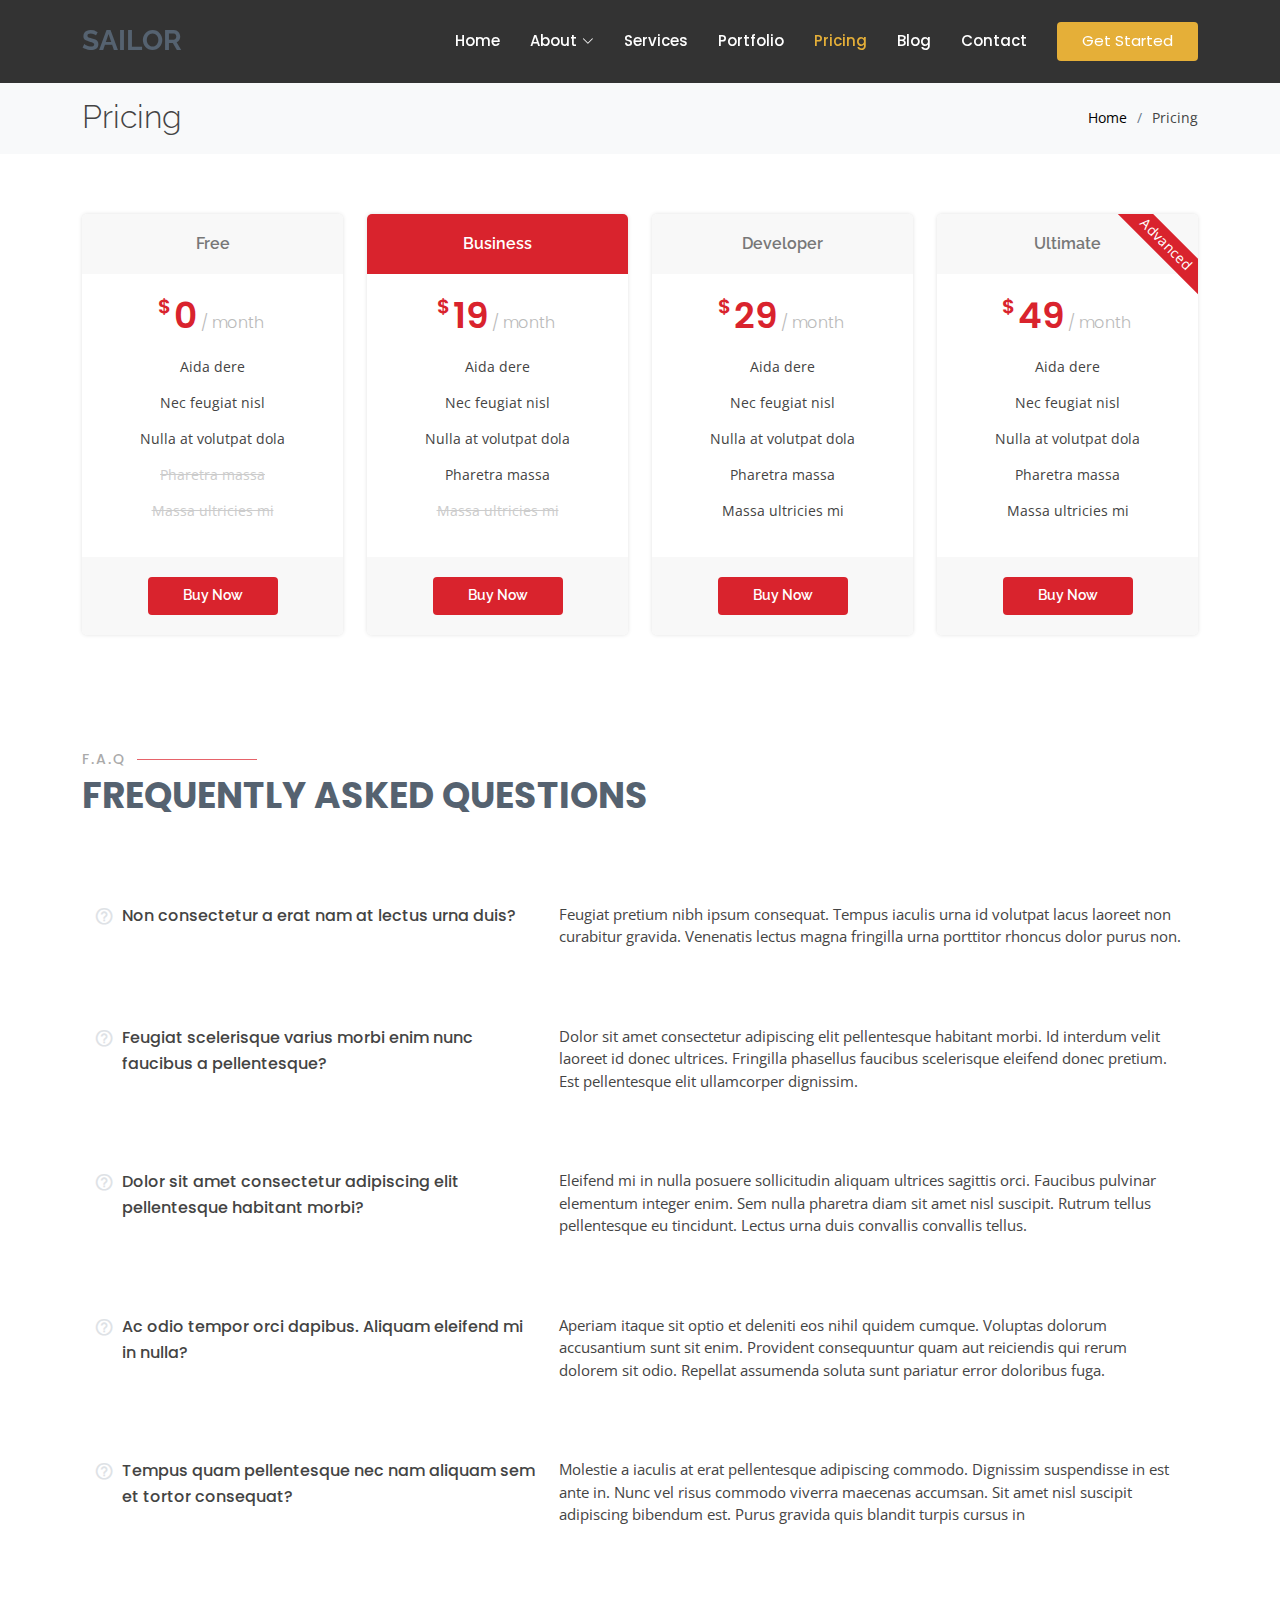
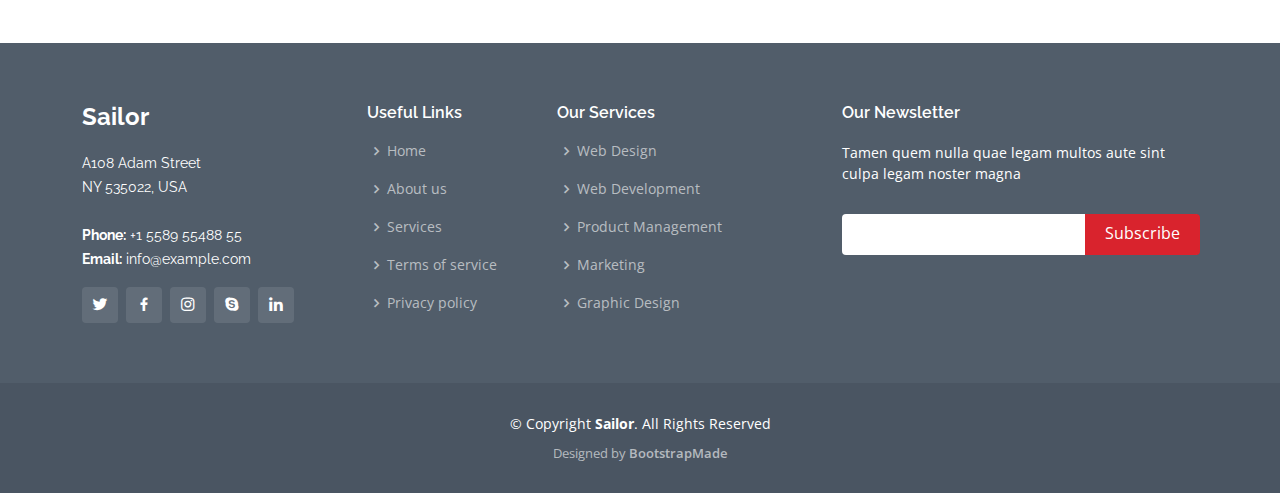
<file: pricing.html>
<!DOCTYPE html>
<html lang="en">

<head>
  <meta charset="utf-8">
  <meta content="width=device-width, initial-scale=1.0" name="viewport">

  <title>Pricing - Sailor Bootstrap Template</title>
  <meta content="" name="description">
  <meta content="" name="keywords">

  <!-- Favicons -->
  <link href="assets/img/favicon.png" rel="icon">
  <link href="assets/img/apple-touch-icon.png" rel="apple-touch-icon">

  <!-- Google Fonts -->
  <link href="https://fonts.googleapis.com/css?family=Open+Sans:300,300i,400,400i,600,600i,700,700i|Raleway:300,300i,400,400i,500,500i,600,600i,700,700i|Poppins:300,300i,400,400i,500,500i,600,600i,700,700i" rel="stylesheet">

  <!-- Vendor CSS Files -->
  <link href="assets/vendor/animate.css/animate.min.css" rel="stylesheet">
  <link href="assets/vendor/bootstrap/css/bootstrap.min.css" rel="stylesheet">
  <link href="assets/vendor/bootstrap-icons/bootstrap-icons.css" rel="stylesheet">
  <link href="assets/vendor/boxicons/css/boxicons.min.css" rel="stylesheet">
  <link href="assets/vendor/glightbox/css/glightbox.min.css" rel="stylesheet">
  <link href="assets/vendor/remixicon/remixicon.css" rel="stylesheet">
  <link href="assets/vendor/swiper/swiper-bundle.min.css" rel="stylesheet">

  <!-- Template Main CSS File -->
  <link href="assets/css/style.css" rel="stylesheet">

  <!-- =======================================================
  * Template Name: Sailor
  * Updated: Mar 10 2023 with Bootstrap v5.2.3
  * Template URL: https://bootstrapmade.com/sailor-free-bootstrap-theme/
  * Author: BootstrapMade.com
  * License: https://bootstrapmade.com/license/
  ======================================================== -->
</head>

<body>

  <!-- ======= Header ======= -->
  <header id="header" class="fixed-top d-flex align-items-center">
    <div class="container d-flex align-items-center">

      <h1 class="logo me-auto"><a href="index.html">Sailor</a></h1>
      <!-- Uncomment below if you prefer to use an image logo -->
      <!-- <a href="index.html" class="logo me-auto"><img src="assets/img/logo.png" alt="" class="img-fluid"></a>-->

      <nav id="navbar" class="navbar">
        <ul>
          <li><a href="index.html">Home</a></li>

          <li class="dropdown"><a href="#"><span>About</span> <i class="bi bi-chevron-down"></i></a>
            <ul>
              <li><a href="about.html">About</a></li>
              <li><a href="team.html">Team</a></li>
              <li><a href="testimonials.html">Testimonials</a></li>

              <li class="dropdown"><a href="#"><span>Deep Drop Down</span> <i class="bi bi-chevron-right"></i></a>
                <ul>
                  <li><a href="#">Deep Drop Down 1</a></li>
                  <li><a href="#">Deep Drop Down 2</a></li>
                  <li><a href="#">Deep Drop Down 3</a></li>
                  <li><a href="#">Deep Drop Down 4</a></li>
                  <li><a href="#">Deep Drop Down 5</a></li>
                </ul>
              </li>
            </ul>
          </li>
          <li><a href="services.html">Services</a></li>
          <li><a href="portfolio.html">Portfolio</a></li>
          <li><a href="pricing.html" class="active">Pricing</a></li>
          <li><a href="blog.html">Blog</a></li>

          <li><a href="contact.html">Contact</a></li>
          <li><a href="index.html" class="getstarted">Get Started</a></li>
        </ul>
        <i class="bi bi-list mobile-nav-toggle"></i>
      </nav><!-- .navbar -->

    </div>
  </header><!-- End Header -->

  <main id="main">

    <!-- ======= Breadcrumbs ======= -->
    <section id="breadcrumbs" class="breadcrumbs">
      <div class="container">

        <div class="d-flex justify-content-between align-items-center">
          <h2>Pricing</h2>
          <ol>
            <li><a href="index.html">Home</a></li>
            <li>Pricing</li>
          </ol>
        </div>

      </div>
    </section><!-- End Breadcrumbs -->

    <!-- ======= Pricing Section ======= -->
    <section id="pricing" class="pricing">
      <div class="container">

        <div class="row">

          <div class="col-lg-3 col-md-6">
            <div class="box">
              <h3>Free</h3>
              <h4><sup>$</sup>0<span> / month</span></h4>
              <ul>
                <li>Aida dere</li>
                <li>Nec feugiat nisl</li>
                <li>Nulla at volutpat dola</li>
                <li class="na">Pharetra massa</li>
                <li class="na">Massa ultricies mi</li>
              </ul>
              <div class="btn-wrap">
                <a href="#" class="btn-buy">Buy Now</a>
              </div>
            </div>
          </div>

          <div class="col-lg-3 col-md-6 mt-4 mt-md-0">
            <div class="box featured">
              <h3>Business</h3>
              <h4><sup>$</sup>19<span> / month</span></h4>
              <ul>
                <li>Aida dere</li>
                <li>Nec feugiat nisl</li>
                <li>Nulla at volutpat dola</li>
                <li>Pharetra massa</li>
                <li class="na">Massa ultricies mi</li>
              </ul>
              <div class="btn-wrap">
                <a href="#" class="btn-buy">Buy Now</a>
              </div>
            </div>
          </div>

          <div class="col-lg-3 col-md-6 mt-4 mt-lg-0">
            <div class="box">
              <h3>Developer</h3>
              <h4><sup>$</sup>29<span> / month</span></h4>
              <ul>
                <li>Aida dere</li>
                <li>Nec feugiat nisl</li>
                <li>Nulla at volutpat dola</li>
                <li>Pharetra massa</li>
                <li>Massa ultricies mi</li>
              </ul>
              <div class="btn-wrap">
                <a href="#" class="btn-buy">Buy Now</a>
              </div>
            </div>
          </div>

          <div class="col-lg-3 col-md-6 mt-4 mt-lg-0">
            <div class="box">
              <span class="advanced">Advanced</span>
              <h3>Ultimate</h3>
              <h4><sup>$</sup>49<span> / month</span></h4>
              <ul>
                <li>Aida dere</li>
                <li>Nec feugiat nisl</li>
                <li>Nulla at volutpat dola</li>
                <li>Pharetra massa</li>
                <li>Massa ultricies mi</li>
              </ul>
              <div class="btn-wrap">
                <a href="#" class="btn-buy">Buy Now</a>
              </div>
            </div>
          </div>

        </div>

      </div>
    </section><!-- End Pricing Section -->

    <!-- ======= Frequently Asked Questions Section ======= -->
    <section id="faq" class="faq">
      <div class="container">

        <div class="section-title">
          <h2>F.A.Q</h2>
          <p>Frequently Asked Questions</p>
        </div>

        <div class="row faq-item d-flex align-items-stretch">
          <div class="col-lg-5">
            <i class="bx bx-help-circle"></i>
            <h4>Non consectetur a erat nam at lectus urna duis?</h4>
          </div>
          <div class="col-lg-7">
            <p>
              Feugiat pretium nibh ipsum consequat. Tempus iaculis urna id volutpat lacus laoreet non curabitur gravida. Venenatis lectus magna fringilla urna porttitor rhoncus dolor purus non.
            </p>
          </div>
        </div><!-- End F.A.Q Item-->

        <div class="row faq-item d-flex align-items-stretch">
          <div class="col-lg-5">
            <i class="bx bx-help-circle"></i>
            <h4>Feugiat scelerisque varius morbi enim nunc faucibus a pellentesque?</h4>
          </div>
          <div class="col-lg-7">
            <p>
              Dolor sit amet consectetur adipiscing elit pellentesque habitant morbi. Id interdum velit laoreet id donec ultrices. Fringilla phasellus faucibus scelerisque eleifend donec pretium. Est pellentesque elit ullamcorper dignissim.
            </p>
          </div>
        </div><!-- End F.A.Q Item-->

        <div class="row faq-item d-flex align-items-stretch">
          <div class="col-lg-5">
            <i class="bx bx-help-circle"></i>
            <h4>Dolor sit amet consectetur adipiscing elit pellentesque habitant morbi?</h4>
          </div>
          <div class="col-lg-7">
            <p>
              Eleifend mi in nulla posuere sollicitudin aliquam ultrices sagittis orci. Faucibus pulvinar elementum integer enim. Sem nulla pharetra diam sit amet nisl suscipit. Rutrum tellus pellentesque eu tincidunt. Lectus urna duis convallis convallis tellus.
            </p>
          </div>
        </div><!-- End F.A.Q Item-->

        <div class="row faq-item d-flex align-items-stretch">
          <div class="col-lg-5">
            <i class="bx bx-help-circle"></i>
            <h4>Ac odio tempor orci dapibus. Aliquam eleifend mi in nulla?</h4>
          </div>
          <div class="col-lg-7">
            <p>
              Aperiam itaque sit optio et deleniti eos nihil quidem cumque. Voluptas dolorum accusantium sunt sit enim. Provident consequuntur quam aut reiciendis qui rerum dolorem sit odio. Repellat assumenda soluta sunt pariatur error doloribus fuga.
            </p>
          </div>
        </div><!-- End F.A.Q Item-->

        <div class="row faq-item d-flex align-items-stretch">
          <div class="col-lg-5">
            <i class="bx bx-help-circle"></i>
            <h4>Tempus quam pellentesque nec nam aliquam sem et tortor consequat?</h4>
          </div>
          <div class="col-lg-7">
            <p>
              Molestie a iaculis at erat pellentesque adipiscing commodo. Dignissim suspendisse in est ante in. Nunc vel risus commodo viverra maecenas accumsan. Sit amet nisl suscipit adipiscing bibendum est. Purus gravida quis blandit turpis cursus in
            </p>
          </div>
        </div><!-- End F.A.Q Item-->

      </div>
    </section><!-- End Frequently Asked Questions Section -->

  </main><!-- End #main -->

  <!-- ======= Footer ======= -->
  <footer id="footer">
    <div class="footer-top">
      <div class="container">
        <div class="row">

          <div class="col-lg-3 col-md-6">
            <div class="footer-info">
              <h3>Sailor</h3>
              <p>
                A108 Adam Street <br>
                NY 535022, USA<br><br>
                <strong>Phone:</strong> +1 5589 55488 55<br>
                <strong>Email:</strong> info@example.com<br>
              </p>
              <div class="social-links mt-3">
                <a href="#" class="twitter"><i class="bx bxl-twitter"></i></a>
                <a href="#" class="facebook"><i class="bx bxl-facebook"></i></a>
                <a href="#" class="instagram"><i class="bx bxl-instagram"></i></a>
                <a href="#" class="google-plus"><i class="bx bxl-skype"></i></a>
                <a href="#" class="linkedin"><i class="bx bxl-linkedin"></i></a>
              </div>
            </div>
          </div>

          <div class="col-lg-2 col-md-6 footer-links">
            <h4>Useful Links</h4>
            <ul>
              <li><i class="bx bx-chevron-right"></i> <a href="#">Home</a></li>
              <li><i class="bx bx-chevron-right"></i> <a href="#">About us</a></li>
              <li><i class="bx bx-chevron-right"></i> <a href="#">Services</a></li>
              <li><i class="bx bx-chevron-right"></i> <a href="#">Terms of service</a></li>
              <li><i class="bx bx-chevron-right"></i> <a href="#">Privacy policy</a></li>
            </ul>
          </div>

          <div class="col-lg-3 col-md-6 footer-links">
            <h4>Our Services</h4>
            <ul>
              <li><i class="bx bx-chevron-right"></i> <a href="#">Web Design</a></li>
              <li><i class="bx bx-chevron-right"></i> <a href="#">Web Development</a></li>
              <li><i class="bx bx-chevron-right"></i> <a href="#">Product Management</a></li>
              <li><i class="bx bx-chevron-right"></i> <a href="#">Marketing</a></li>
              <li><i class="bx bx-chevron-right"></i> <a href="#">Graphic Design</a></li>
            </ul>
          </div>

          <div class="col-lg-4 col-md-6 footer-newsletter">
            <h4>Our Newsletter</h4>
            <p>Tamen quem nulla quae legam multos aute sint culpa legam noster magna</p>
            <form action="" method="post">
              <input type="email" name="email"><input type="submit" value="Subscribe">
            </form>

          </div>

        </div>
      </div>
    </div>

    <div class="container">
      <div class="copyright">
        &copy; Copyright <strong><span>Sailor</span></strong>. All Rights Reserved
      </div>
      <div class="credits">
        <!-- All the links in the footer should remain intact. -->
        <!-- You can delete the links only if you purchased the pro version. -->
        <!-- Licensing information: https://bootstrapmade.com/license/ -->
        <!-- Purchase the pro version with working PHP/AJAX contact form: https://bootstrapmade.com/sailor-free-bootstrap-theme/ -->
        Designed by <a href="https://bootstrapmade.com/">BootstrapMade</a>
      </div>
    </div>
  </footer><!-- End Footer -->

  <a href="#" class="back-to-top d-flex align-items-center justify-content-center"><i class="bi bi-arrow-up-short"></i></a>

  <!-- Vendor JS Files -->
  <script src="assets/vendor/bootstrap/js/bootstrap.bundle.min.js"></script>
  <script src="assets/vendor/glightbox/js/glightbox.min.js"></script>
  <script src="assets/vendor/isotope-layout/isotope.pkgd.min.js"></script>
  <script src="assets/vendor/swiper/swiper-bundle.min.js"></script>
  <script src="assets/vendor/waypoints/noframework.waypoints.js"></script>
  <script src="assets/vendor/php-email-form/validate.js"></script>

  <!-- Template Main JS File -->
  <script src="assets/js/main.js"></script>

</body>

</html>
</file>
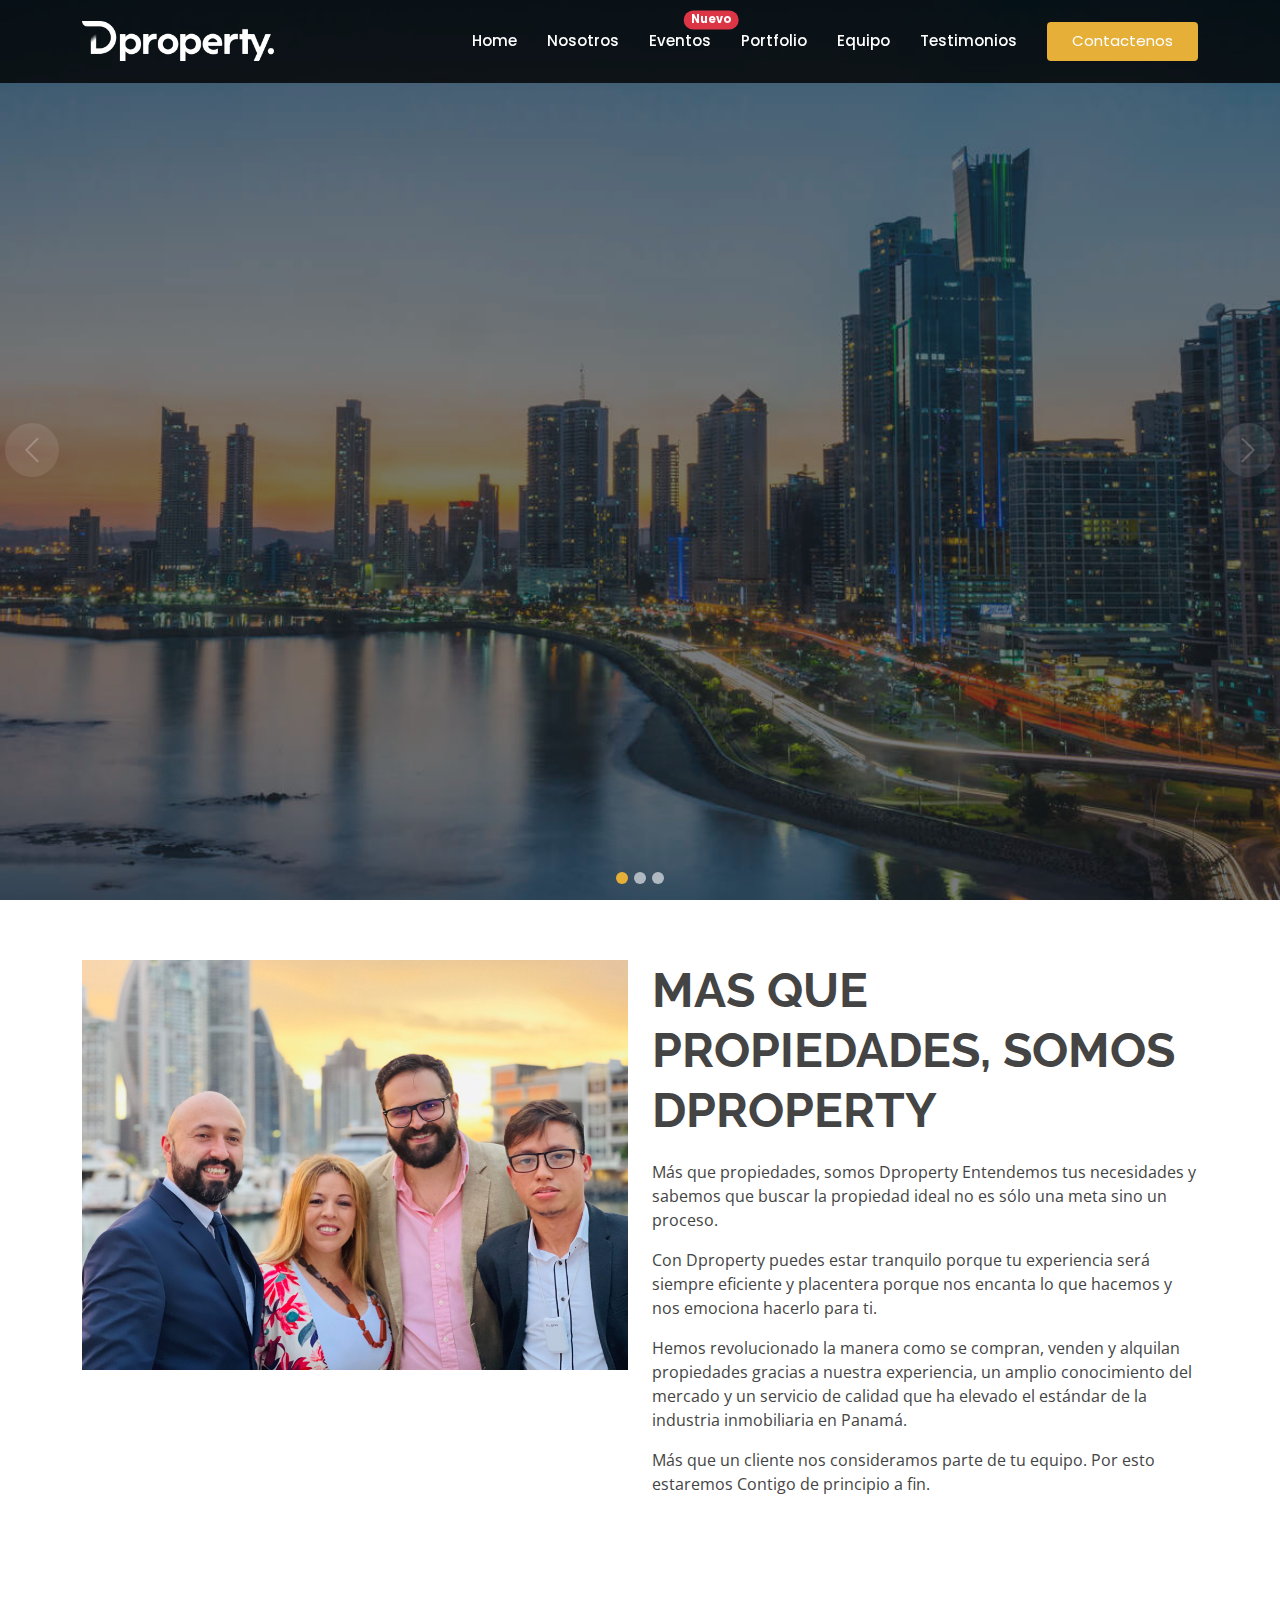
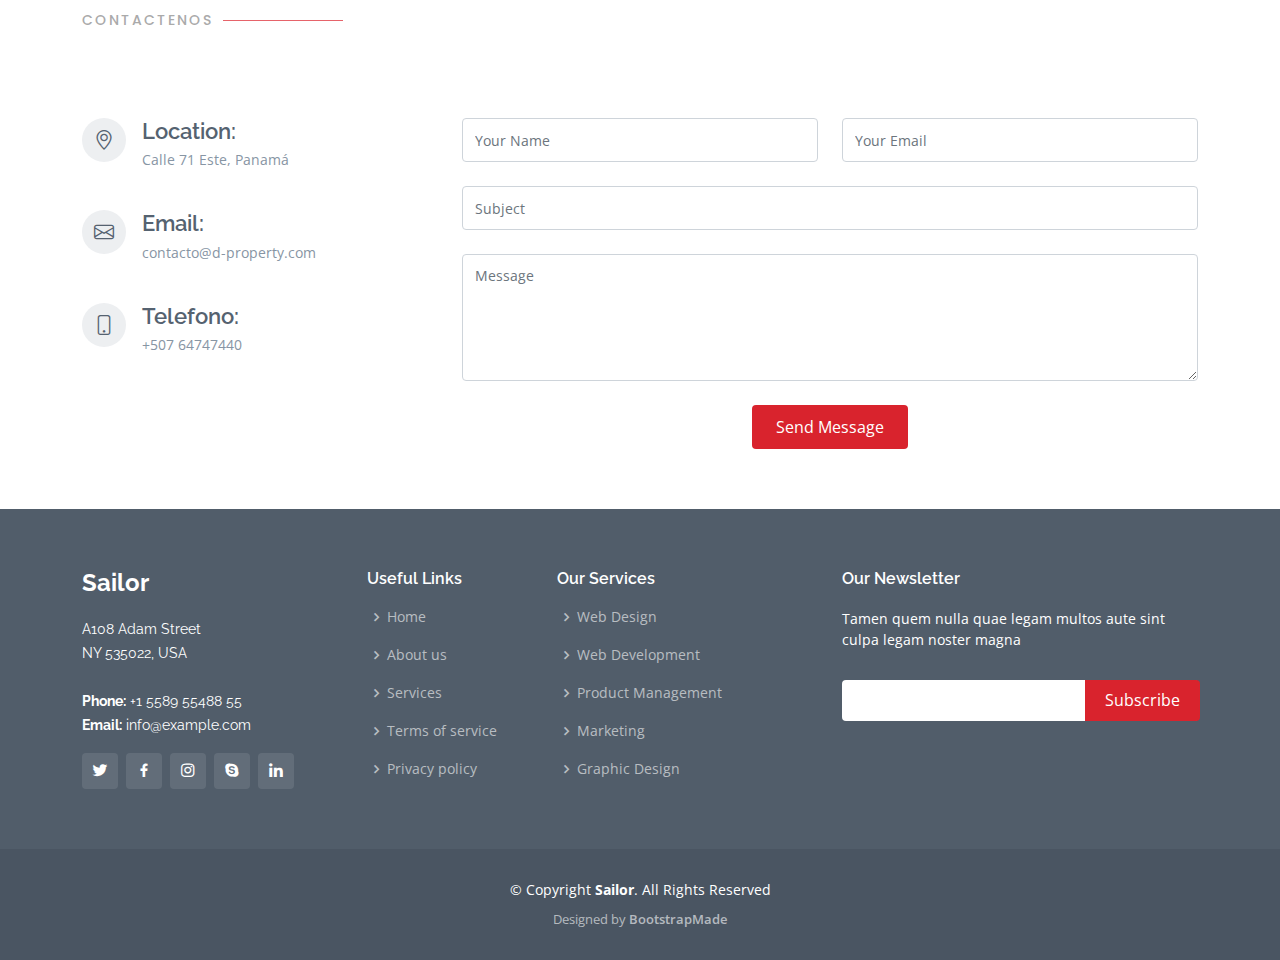
<file: projects.html>
<!DOCTYPE html>
<html lang="en">
  <head>
    <meta charset="utf-8" />
    <meta content="width=device-width, initial-scale=1.0" name="viewport" />

    <title>DProperty</title>
    <meta content="" name="description" />
    <meta content="" name="keywords" />

    <!-- Favicons -->
    <link href="assets/img/favicon.png" rel="icon" />
    <link href="assets/img/apple-touch-icon.png" rel="apple-touch-icon" />

    <!-- Google Fonts -->
    <link
      href="https://fonts.googleapis.com/css?family=Open+Sans:300,300i,400,400i,600,600i,700,700i|Raleway:300,300i,400,400i,500,500i,600,600i,700,700i|Poppins:300,300i,400,400i,500,500i,600,600i,700,700i"
      rel="stylesheet"
    />

    <!-- Vendor CSS Files -->
    <link href="assets/vendor/animate.css/animate.min.css" rel="stylesheet" />
    <link
      href="assets/vendor/bootstrap/css/bootstrap.min.css"
      rel="stylesheet"
    />
    <link
      href="assets/vendor/bootstrap-icons/bootstrap-icons.css"
      rel="stylesheet"
    />
    <link href="assets/vendor/boxicons/css/boxicons.min.css" rel="stylesheet" />
    <link
      href="assets/vendor/glightbox/css/glightbox.min.css"
      rel="stylesheet"
    />
    <link href="assets/vendor/remixicon/remixicon.css" rel="stylesheet" />
    <link href="assets/vendor/swiper/swiper-bundle.min.css" rel="stylesheet" />

    <!-- Template Main CSS File -->
    <link href="assets/css/style.css" rel="stylesheet" />
  </head>

  <body>
    <!-- ======= Header ======= -->
    <header id="header" class="fixed-top d-flex align-items-center">
      <div class="container d-flex align-items-center">
        <!-- <h1 class="logo me-auto"><a href="index.html">Sailor</a></h1> -->
        <a href="index.html" class="logo me-auto"
          ><img src="assets/img/logo-white-base.png" alt="" class="img-fluid"
        /></a>

        <nav id="navbar" class="navbar">
          <ul>
            <li><a href="index.html">Home</a></li>

            <li><a href="#about">Nosotros</a></li>
            <li>
              <a href="#events"
                >Eventos
                <span
                  class="position-absolute top-0 start-100 translate-middle badge rounded-pill bg-danger"
                >
                  Nuevo
                </span></a
              >
            </li>
            <li><a href="#portfolio">Portfolio</a></li>
            <li><a href="#team">Equipo</a></li>
            <li><a href="#testimonials">Testimonios</a></li>

            <li><a href="#contact" class="getstarted">Contactenos</a></li>
          </ul>
          <i class="bi bi-list mobile-nav-toggle"></i>
        </nav>
        <!-- .navbar -->
      </div>
    </header>
    <!-- End Header -->

    <!-- ======= Hero Section ======= -->
    <section id="hero">
      <div
        id="heroCarousel"
        data-bs-interval="5000"
        class="carousel slide carousel-fade"
        data-bs-ride="carousel"
      >
        <ol class="carousel-indicators" id="hero-carousel-indicators"></ol>

        <div class="carousel-inner" role="listbox">
          <!-- Slide 1 -->
          <div
            class="carousel-item active"
            style="background-image: url(assets/img/slide/slide-1.jpg)"
          >
            <div class="carousel-container">
              <div class="container">
                <h2
                  class="animate__animated animate__fadeInDown"
                  id="slider01_title"
                ></h2>
                <h3
                  class="animate__animated animate__fadeInUp text-white"
                  id="slider01_subtitle"
                ></h3>
              </div>
            </div>
          </div>

          <!-- Slide 2 -->
          <div
            class="carousel-item"
            style="background-image: url(assets/img/slide/slide-2.jpeg)"
          >
            <div class="carousel-container">
              <div class="container">
                <h2
                  class="animate__animated animate__fadeInDown"
                  id="slider02_title"
                ></h2>
                <h3
                  class="animate__animated animate__fadeInUp text-white"
                  id="slider02_subtitle"
                ></h3>
              </div>
            </div>
          </div>

          <!-- Slide 3 -->
          <div
            class="carousel-item"
            style="background-image: url(assets/img/slide/slide-3.jpg)"
          >
            <div class="carousel-container">
              <div class="container">
                <h2
                  class="animate__animated animate__fadeInDown"
                  id="slider03_title"
                ></h2>
                <h3
                  class="animate__animated animate__fadeInUp text-white"
                  id="slider03_subtitle"
                ></h3>
              </div>
            </div>
          </div>
        </div>

        <a
          class="carousel-control-prev"
          href="#heroCarousel"
          role="button"
          data-bs-slide="prev"
        >
          <span
            class="carousel-control-prev-icon bi bi-chevron-left"
            aria-hidden="true"
          ></span>
        </a>

        <a
          class="carousel-control-next"
          href="#heroCarousel"
          role="button"
          data-bs-slide="next"
        >
          <span
            class="carousel-control-next-icon bi bi-chevron-right"
            aria-hidden="true"
          ></span>
        </a>
      </div>
    </section>
    <!-- End Hero -->

    <main id="main">
      <!-- ======= About Section ======= -->
      <section id="about" class="about">
        <div class="container">
          <div class="row content">
            <div class="col-lg-6">
              <img src="./assets/img/equipo.jpeg" class="img-fluid" />
            </div>
            <div class="col-lg-6 pt-4 pt-lg-0">
              <h2>Mas que propiedades, somos Dproperty</h2>
              <p>
                Más que propiedades, somos Dproperty Entendemos tus necesidades
                y sabemos que buscar la propiedad ideal no es sólo una meta sino
                un proceso.
              </p>
              <p>
                Con Dproperty puedes estar tranquilo porque tu experiencia será
                siempre eficiente y placentera porque nos encanta lo que hacemos
                y nos emociona hacerlo para ti.
              </p>
              <p>
                Hemos revolucionado la manera como se compran, venden y alquilan
                propiedades gracias a nuestra experiencia, un amplio
                conocimiento del mercado y un servicio de calidad que ha elevado
                el estándar de la industria inmobiliaria en Panamá.
              </p>
              <p>
                Más que un cliente nos consideramos parte de tu equipo. Por esto
                estaremos Contigo de principio a fin.
              </p>
            </div>
          </div>
        </div>
      </section>
      <!-- End About Section -->

      <!-- ======= Contact Section ======= -->
      <section id="contact" class="contact">
        <div class="container">
          <div class="section-title text-palette2">
            <h2 class="text-palette1">Contactenos</h2>
          </div>

          <div class="row mt-5">
            <div class="col-lg-4">
              <div class="info">
                <div class="address">
                  <i class="bi bi-geo-alt"></i>
                  <h4>Location:</h4>
                  <p>Calle 71 Este, Panamá</p>
                </div>

                <div class="email">
                  <i class="bi bi-envelope"></i>
                  <h4>Email:</h4>
                  <p>contacto@d-property.com</p>
                </div>

                <div class="phone">
                  <i class="bi bi-phone"></i>
                  <h4>Telefono:</h4>
                  <p>+507 64747440</p>
                </div>
              </div>
            </div>

            <div class="col-lg-8 mt-5 mt-lg-0">
              <form
                action="forms/contact.php"
                method="post"
                role="form"
                class="php-email-form"
              >
                <div class="row">
                  <div class="col-md-6 form-group">
                    <input
                      type="text"
                      name="name"
                      class="form-control"
                      id="name"
                      placeholder="Your Name"
                      required
                    />
                  </div>
                  <div class="col-md-6 form-group mt-3 mt-md-0">
                    <input
                      type="email"
                      class="form-control"
                      name="email"
                      id="email"
                      placeholder="Your Email"
                      required
                    />
                  </div>
                </div>
                <div class="form-group mt-3">
                  <input
                    type="text"
                    class="form-control"
                    name="subject"
                    id="subject"
                    placeholder="Subject"
                    required
                  />
                </div>
                <div class="form-group mt-3">
                  <textarea
                    class="form-control"
                    name="message"
                    rows="5"
                    placeholder="Message"
                    required
                  ></textarea>
                </div>
                <div class="my-3">
                  <div class="loading">Loading</div>
                  <div class="error-message"></div>
                  <div class="sent-message">
                    Your message has been sent. Thank you!
                  </div>
                </div>
                <div class="text-center">
                  <button type="submit">Send Message</button>
                </div>
              </form>
            </div>
          </div>
        </div>
      </section>
      <!-- End Contact Section -->
    </main>
    <!-- End #main -->

    <!-- ======= Footer ======= -->
    <footer id="footer">
      <div class="footer-top">
        <div class="container">
          <div class="row">
            <div class="col-lg-3 col-md-6">
              <div class="footer-info">
                <h3>Sailor</h3>
                <p>
                  A108 Adam Street <br />
                  NY 535022, USA<br /><br />
                  <strong>Phone:</strong> +1 5589 55488 55<br />
                  <strong>Email:</strong> info@example.com<br />
                </p>
                <div class="social-links mt-3">
                  <a href="#" class="twitter"><i class="bx bxl-twitter"></i></a>
                  <a href="#" class="facebook"
                    ><i class="bx bxl-facebook"></i
                  ></a>
                  <a href="#" class="instagram"
                    ><i class="bx bxl-instagram"></i
                  ></a>
                  <a href="#" class="google-plus"
                    ><i class="bx bxl-skype"></i
                  ></a>
                  <a href="#" class="linkedin"
                    ><i class="bx bxl-linkedin"></i
                  ></a>
                </div>
              </div>
            </div>

            <div class="col-lg-2 col-md-6 footer-links">
              <h4>Useful Links</h4>
              <ul>
                <li>
                  <i class="bx bx-chevron-right"></i> <a href="#">Home</a>
                </li>
                <li>
                  <i class="bx bx-chevron-right"></i> <a href="#">About us</a>
                </li>
                <li>
                  <i class="bx bx-chevron-right"></i> <a href="#">Services</a>
                </li>
                <li>
                  <i class="bx bx-chevron-right"></i>
                  <a href="#">Terms of service</a>
                </li>
                <li>
                  <i class="bx bx-chevron-right"></i>
                  <a href="#">Privacy policy</a>
                </li>
              </ul>
            </div>

            <div class="col-lg-3 col-md-6 footer-links">
              <h4>Our Services</h4>
              <ul>
                <li>
                  <i class="bx bx-chevron-right"></i> <a href="#">Web Design</a>
                </li>
                <li>
                  <i class="bx bx-chevron-right"></i>
                  <a href="#">Web Development</a>
                </li>
                <li>
                  <i class="bx bx-chevron-right"></i>
                  <a href="#">Product Management</a>
                </li>
                <li>
                  <i class="bx bx-chevron-right"></i> <a href="#">Marketing</a>
                </li>
                <li>
                  <i class="bx bx-chevron-right"></i>
                  <a href="#">Graphic Design</a>
                </li>
              </ul>
            </div>

            <div class="col-lg-4 col-md-6 footer-newsletter">
              <h4>Our Newsletter</h4>
              <p>
                Tamen quem nulla quae legam multos aute sint culpa legam noster
                magna
              </p>
              <form action="" method="post">
                <input type="email" name="email" /><input
                  type="submit"
                  value="Subscribe"
                />
              </form>
            </div>
          </div>
        </div>
      </div>

      <div class="container">
        <div class="copyright">
          &copy; Copyright <strong><span>Sailor</span></strong
          >. All Rights Reserved
        </div>
        <div class="credits">
          <!-- All the links in the footer should remain intact. -->
          <!-- You can delete the links only if you purchased the pro version. -->
          <!-- Licensing information: https://bootstrapmade.com/license/ -->
          <!-- Purchase the pro version with working PHP/AJAX contact form: https://bootstrapmade.com/sailor-free-bootstrap-theme/ -->
          Designed by <a href="https://bootstrapmade.com/">BootstrapMade</a>
        </div>
      </div>
    </footer>
    <!-- End Footer -->

    <a
      href="#"
      class="back-to-top d-flex align-items-center justify-content-center"
      ><i class="bi bi-arrow-up-short"></i
    ></a>

    <!-- Vendor JS Files -->
    <script src="assets/vendor/bootstrap/js/bootstrap.bundle.min.js"></script>
    <script src="assets/vendor/glightbox/js/glightbox.min.js"></script>
    <script src="assets/vendor/isotope-layout/isotope.pkgd.min.js"></script>
    <script src="assets/vendor/swiper/swiper-bundle.min.js"></script>
    <script src="assets/vendor/waypoints/noframework.waypoints.js"></script>
    <script src="assets/vendor/php-email-form/validate.js"></script>

    <!-- Template Main JS File -->
    <script src="assets/js/main.js"></script>
    <script>
      const queryString = window.location.search;
      const urlParams = new URLSearchParams(queryString);
      const projectVariable = urlParams.get('project');
      fetch(
        'https://drealty-global-default-rtdb.firebaseio.com/projects/' +
          projectVariable +
          '.json?print=pretty'
      )
        .then((response) => response.json())
        .then((data) => {
          console.log(data);
          document.querySelector('#slider01_title').innerHTML =
            data.sliders.a.title;
          document.querySelector('#slider01_subtitle').innerHTML =
            data.sliders.a.title;
          document.querySelector('#slider02_title').innerHTML =
            data.sliders.b.title;
          document.querySelector('#slider02_subtitle').innerHTML =
            data.sliders.b.title;
          document.querySelector('#slider03_title').innerHTML =
            data.sliders.c.title;
          document.querySelector('#slider03_subtitle').innerHTML =
            data.sliders.c.title;
        });
    </script>
  </body>
</html>
</file>
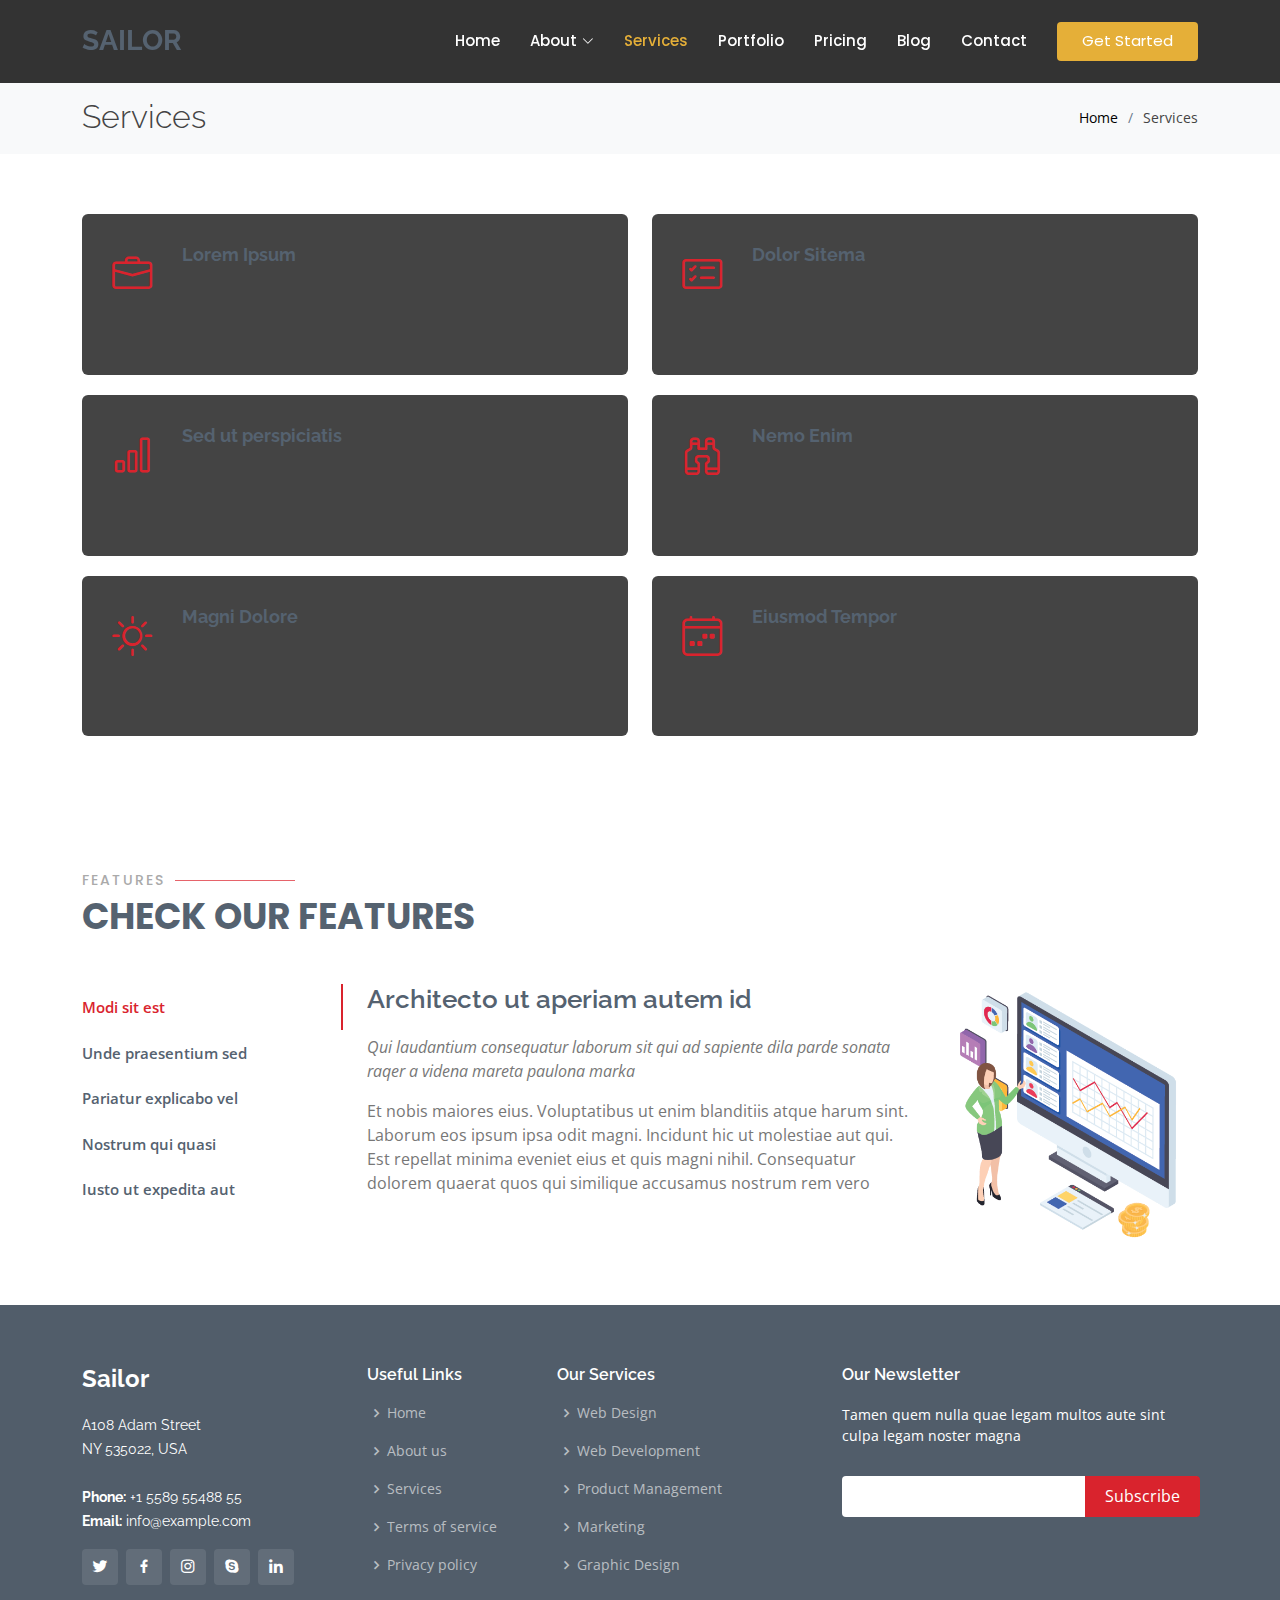
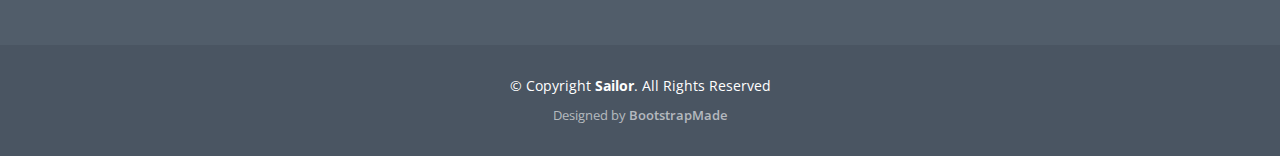
<file: services.html>
<!DOCTYPE html>
<html lang="en">

<head>
  <meta charset="utf-8">
  <meta content="width=device-width, initial-scale=1.0" name="viewport">

  <title>Services - Sailor Bootstrap Template</title>
  <meta content="" name="description">
  <meta content="" name="keywords">

  <!-- Favicons -->
  <link href="assets/img/favicon.png" rel="icon">
  <link href="assets/img/apple-touch-icon.png" rel="apple-touch-icon">

  <!-- Google Fonts -->
  <link href="https://fonts.googleapis.com/css?family=Open+Sans:300,300i,400,400i,600,600i,700,700i|Raleway:300,300i,400,400i,500,500i,600,600i,700,700i|Poppins:300,300i,400,400i,500,500i,600,600i,700,700i" rel="stylesheet">

  <!-- Vendor CSS Files -->
  <link href="assets/vendor/animate.css/animate.min.css" rel="stylesheet">
  <link href="assets/vendor/bootstrap/css/bootstrap.min.css" rel="stylesheet">
  <link href="assets/vendor/bootstrap-icons/bootstrap-icons.css" rel="stylesheet">
  <link href="assets/vendor/boxicons/css/boxicons.min.css" rel="stylesheet">
  <link href="assets/vendor/glightbox/css/glightbox.min.css" rel="stylesheet">
  <link href="assets/vendor/remixicon/remixicon.css" rel="stylesheet">
  <link href="assets/vendor/swiper/swiper-bundle.min.css" rel="stylesheet">

  <!-- Template Main CSS File -->
  <link href="assets/css/style.css" rel="stylesheet">

  <!-- =======================================================
  * Template Name: Sailor
  * Updated: Mar 10 2023 with Bootstrap v5.2.3
  * Template URL: https://bootstrapmade.com/sailor-free-bootstrap-theme/
  * Author: BootstrapMade.com
  * License: https://bootstrapmade.com/license/
  ======================================================== -->
</head>

<body>

  <!-- ======= Header ======= -->
  <header id="header" class="fixed-top d-flex align-items-center">
    <div class="container d-flex align-items-center">

      <h1 class="logo me-auto"><a href="index.html">Sailor</a></h1>
      <!-- Uncomment below if you prefer to use an image logo -->
      <!-- <a href="index.html" class="logo me-auto"><img src="assets/img/logo.png" alt="" class="img-fluid"></a>-->

      <nav id="navbar" class="navbar">
        <ul>
          <li><a href="index.html">Home</a></li>

          <li class="dropdown"><a href="#"><span>About</span> <i class="bi bi-chevron-down"></i></a>
            <ul>
              <li><a href="about.html">About</a></li>
              <li><a href="team.html">Team</a></li>
              <li><a href="testimonials.html">Testimonials</a></li>

              <li class="dropdown"><a href="#"><span>Deep Drop Down</span> <i class="bi bi-chevron-right"></i></a>
                <ul>
                  <li><a href="#">Deep Drop Down 1</a></li>
                  <li><a href="#">Deep Drop Down 2</a></li>
                  <li><a href="#">Deep Drop Down 3</a></li>
                  <li><a href="#">Deep Drop Down 4</a></li>
                  <li><a href="#">Deep Drop Down 5</a></li>
                </ul>
              </li>
            </ul>
          </li>
          <li><a href="services.html" class="active">Services</a></li>
          <li><a href="portfolio.html">Portfolio</a></li>
          <li><a href="pricing.html">Pricing</a></li>
          <li><a href="blog.html">Blog</a></li>

          <li><a href="contact.html">Contact</a></li>
          <li><a href="index.html" class="getstarted">Get Started</a></li>
        </ul>
        <i class="bi bi-list mobile-nav-toggle"></i>
      </nav><!-- .navbar -->

    </div>
  </header><!-- End Header -->

  <main id="main">

    <!-- ======= Breadcrumbs ======= -->
    <section id="breadcrumbs" class="breadcrumbs">
      <div class="container">

        <div class="d-flex justify-content-between align-items-center">
          <h2>Services</h2>
          <ol>
            <li><a href="index.html">Home</a></li>
            <li>Services</li>
          </ol>
        </div>

      </div>
    </section><!-- End Breadcrumbs -->

    <!-- ======= Services Section ======= -->
    <section id="services" class="services">
      <div class="container">

        <div class="row">
          <div class="col-md-6">
            <div class="icon-box">
              <i class="bi bi-briefcase"></i>
              <h4><a href="#">Lorem Ipsum</a></h4>
              <p>Voluptatum deleniti atque corrupti quos dolores et quas molestias excepturi sint occaecati cupiditate non provident</p>
            </div>
          </div>
          <div class="col-md-6 mt-4 mt-md-0">
            <div class="icon-box">
              <i class="bi bi-card-checklist"></i>
              <h4><a href="#">Dolor Sitema</a></h4>
              <p>Minim veniam, quis nostrud exercitation ullamco laboris nisi ut aliquip ex ea commodo consequat tarad limino ata</p>
            </div>
          </div>
          <div class="col-md-6 mt-4 mt-md-0">
            <div class="icon-box">
              <i class="bi bi-bar-chart"></i>
              <h4><a href="#">Sed ut perspiciatis</a></h4>
              <p>Duis aute irure dolor in reprehenderit in voluptate velit esse cillum dolore eu fugiat nulla pariatur</p>
            </div>
          </div>
          <div class="col-md-6 mt-4 mt-md-0">
            <div class="icon-box">
              <i class="bi bi-binoculars"></i>
              <h4><a href="#">Nemo Enim</a></h4>
              <p>Excepteur sint occaecat cupidatat non proident, sunt in culpa qui officia deserunt mollit anim id est laborum</p>
            </div>
          </div>
          <div class="col-md-6 mt-4 mt-md-0">
            <div class="icon-box">
              <i class="bi bi-brightness-high"></i>
              <h4><a href="#">Magni Dolore</a></h4>
              <p>At vero eos et accusamus et iusto odio dignissimos ducimus qui blanditiis praesentium voluptatum deleniti atque</p>
            </div>
          </div>
          <div class="col-md-6 mt-4 mt-md-0">
            <div class="icon-box">
              <i class="bi bi-calendar4-week"></i>
              <h4><a href="#">Eiusmod Tempor</a></h4>
              <p>Et harum quidem rerum facilis est et expedita distinctio. Nam libero tempore, cum soluta nobis est eligendi</p>
            </div>
          </div>
        </div>

      </div>
    </section><!-- End Services Section -->

    <!-- ======= Features Section ======= -->
    <section id="features" class="features">
      <div class="container">

        <div class="section-title">
          <h2>Features</h2>
          <p>Check our Features</p>
        </div>

        <div class="row">
          <div class="col-lg-3">
            <ul class="nav nav-tabs flex-column">
              <li class="nav-item">
                <a class="nav-link active show" data-bs-toggle="tab" href="#tab-1">Modi sit est</a>
              </li>
              <li class="nav-item">
                <a class="nav-link" data-bs-toggle="tab" href="#tab-2">Unde praesentium sed</a>
              </li>
              <li class="nav-item">
                <a class="nav-link" data-bs-toggle="tab" href="#tab-3">Pariatur explicabo vel</a>
              </li>
              <li class="nav-item">
                <a class="nav-link" data-bs-toggle="tab" href="#tab-4">Nostrum qui quasi</a>
              </li>
              <li class="nav-item">
                <a class="nav-link" data-bs-toggle="tab" href="#tab-5">Iusto ut expedita aut</a>
              </li>
            </ul>
          </div>
          <div class="col-lg-9 mt-4 mt-lg-0">
            <div class="tab-content">
              <div class="tab-pane active show" id="tab-1">
                <div class="row">
                  <div class="col-lg-8 details order-2 order-lg-1">
                    <h3>Architecto ut aperiam autem id</h3>
                    <p class="fst-italic">Qui laudantium consequatur laborum sit qui ad sapiente dila parde sonata raqer a videna mareta paulona marka</p>
                    <p>Et nobis maiores eius. Voluptatibus ut enim blanditiis atque harum sint. Laborum eos ipsum ipsa odit magni. Incidunt hic ut molestiae aut qui. Est repellat minima eveniet eius et quis magni nihil. Consequatur dolorem quaerat quos qui similique accusamus nostrum rem vero</p>
                  </div>
                  <div class="col-lg-4 text-center order-1 order-lg-2">
                    <img src="assets/img/features-1.png" alt="" class="img-fluid">
                  </div>
                </div>
              </div>
              <div class="tab-pane" id="tab-2">
                <div class="row">
                  <div class="col-lg-8 details order-2 order-lg-1">
                    <h3>Et blanditiis nemo veritatis excepturi</h3>
                    <p class="fst-italic">Qui laudantium consequatur laborum sit qui ad sapiente dila parde sonata raqer a videna mareta paulona marka</p>
                    <p>Ea ipsum voluptatem consequatur quis est. Illum error ullam omnis quia et reiciendis sunt sunt est. Non aliquid repellendus itaque accusamus eius et velit ipsa voluptates. Optio nesciunt eaque beatae accusamus lerode pakto madirna desera vafle de nideran pal</p>
                  </div>
                  <div class="col-lg-4 text-center order-1 order-lg-2">
                    <img src="assets/img/features-2.png" alt="" class="img-fluid">
                  </div>
                </div>
              </div>
              <div class="tab-pane" id="tab-3">
                <div class="row">
                  <div class="col-lg-8 details order-2 order-lg-1">
                    <h3>Impedit facilis occaecati odio neque aperiam sit</h3>
                    <p class="fst-italic">Eos voluptatibus quo. Odio similique illum id quidem non enim fuga. Qui natus non sunt dicta dolor et. In asperiores velit quaerat perferendis aut</p>
                    <p>Iure officiis odit rerum. Harum sequi eum illum corrupti culpa veritatis quisquam. Neque necessitatibus illo rerum eum ut. Commodi ipsam minima molestiae sed laboriosam a iste odio. Earum odit nesciunt fugiat sit ullam. Soluta et harum voluptatem optio quae</p>
                  </div>
                  <div class="col-lg-4 text-center order-1 order-lg-2">
                    <img src="assets/img/features-3.png" alt="" class="img-fluid">
                  </div>
                </div>
              </div>
              <div class="tab-pane" id="tab-4">
                <div class="row">
                  <div class="col-lg-8 details order-2 order-lg-1">
                    <h3>Fuga dolores inventore laboriosam ut est accusamus laboriosam dolore</h3>
                    <p class="fst-italic">Totam aperiam accusamus. Repellat consequuntur iure voluptas iure porro quis delectus</p>
                    <p>Eaque consequuntur consequuntur libero expedita in voluptas. Nostrum ipsam necessitatibus aliquam fugiat debitis quis velit. Eum ex maxime error in consequatur corporis atque. Eligendi asperiores sed qui veritatis aperiam quia a laborum inventore</p>
                  </div>
                  <div class="col-lg-4 text-center order-1 order-lg-2">
                    <img src="assets/img/features-4.png" alt="" class="img-fluid">
                  </div>
                </div>
              </div>
              <div class="tab-pane" id="tab-5">
                <div class="row">
                  <div class="col-lg-8 details order-2 order-lg-1">
                    <h3>Est eveniet ipsam sindera pad rone matrelat sando reda</h3>
                    <p class="fst-italic">Omnis blanditiis saepe eos autem qui sunt debitis porro quia.</p>
                    <p>Exercitationem nostrum omnis. Ut reiciendis repudiandae minus. Omnis recusandae ut non quam ut quod eius qui. Ipsum quia odit vero atque qui quibusdam amet. Occaecati sed est sint aut vitae molestiae voluptate vel</p>
                  </div>
                  <div class="col-lg-4 text-center order-1 order-lg-2">
                    <img src="assets/img/features-5.png" alt="" class="img-fluid">
                  </div>
                </div>
              </div>
            </div>
          </div>
        </div>

      </div>
    </section><!-- End Features Section -->

  </main><!-- End #main -->

  <!-- ======= Footer ======= -->
  <footer id="footer">
    <div class="footer-top">
      <div class="container">
        <div class="row">

          <div class="col-lg-3 col-md-6">
            <div class="footer-info">
              <h3>Sailor</h3>
              <p>
                A108 Adam Street <br>
                NY 535022, USA<br><br>
                <strong>Phone:</strong> +1 5589 55488 55<br>
                <strong>Email:</strong> info@example.com<br>
              </p>
              <div class="social-links mt-3">
                <a href="#" class="twitter"><i class="bx bxl-twitter"></i></a>
                <a href="#" class="facebook"><i class="bx bxl-facebook"></i></a>
                <a href="#" class="instagram"><i class="bx bxl-instagram"></i></a>
                <a href="#" class="google-plus"><i class="bx bxl-skype"></i></a>
                <a href="#" class="linkedin"><i class="bx bxl-linkedin"></i></a>
              </div>
            </div>
          </div>

          <div class="col-lg-2 col-md-6 footer-links">
            <h4>Useful Links</h4>
            <ul>
              <li><i class="bx bx-chevron-right"></i> <a href="#">Home</a></li>
              <li><i class="bx bx-chevron-right"></i> <a href="#">About us</a></li>
              <li><i class="bx bx-chevron-right"></i> <a href="#">Services</a></li>
              <li><i class="bx bx-chevron-right"></i> <a href="#">Terms of service</a></li>
              <li><i class="bx bx-chevron-right"></i> <a href="#">Privacy policy</a></li>
            </ul>
          </div>

          <div class="col-lg-3 col-md-6 footer-links">
            <h4>Our Services</h4>
            <ul>
              <li><i class="bx bx-chevron-right"></i> <a href="#">Web Design</a></li>
              <li><i class="bx bx-chevron-right"></i> <a href="#">Web Development</a></li>
              <li><i class="bx bx-chevron-right"></i> <a href="#">Product Management</a></li>
              <li><i class="bx bx-chevron-right"></i> <a href="#">Marketing</a></li>
              <li><i class="bx bx-chevron-right"></i> <a href="#">Graphic Design</a></li>
            </ul>
          </div>

          <div class="col-lg-4 col-md-6 footer-newsletter">
            <h4>Our Newsletter</h4>
            <p>Tamen quem nulla quae legam multos aute sint culpa legam noster magna</p>
            <form action="" method="post">
              <input type="email" name="email"><input type="submit" value="Subscribe">
            </form>

          </div>

        </div>
      </div>
    </div>

    <div class="container">
      <div class="copyright">
        &copy; Copyright <strong><span>Sailor</span></strong>. All Rights Reserved
      </div>
      <div class="credits">
        <!-- All the links in the footer should remain intact. -->
        <!-- You can delete the links only if you purchased the pro version. -->
        <!-- Licensing information: https://bootstrapmade.com/license/ -->
        <!-- Purchase the pro version with working PHP/AJAX contact form: https://bootstrapmade.com/sailor-free-bootstrap-theme/ -->
        Designed by <a href="https://bootstrapmade.com/">BootstrapMade</a>
      </div>
    </div>
  </footer><!-- End Footer -->

  <a href="#" class="back-to-top d-flex align-items-center justify-content-center"><i class="bi bi-arrow-up-short"></i></a>

  <!-- Vendor JS Files -->
  <script src="assets/vendor/bootstrap/js/bootstrap.bundle.min.js"></script>
  <script src="assets/vendor/glightbox/js/glightbox.min.js"></script>
  <script src="assets/vendor/isotope-layout/isotope.pkgd.min.js"></script>
  <script src="assets/vendor/swiper/swiper-bundle.min.js"></script>
  <script src="assets/vendor/waypoints/noframework.waypoints.js"></script>
  <script src="assets/vendor/php-email-form/validate.js"></script>

  <!-- Template Main JS File -->
  <script src="assets/js/main.js"></script>

</body>

</html>
</file>
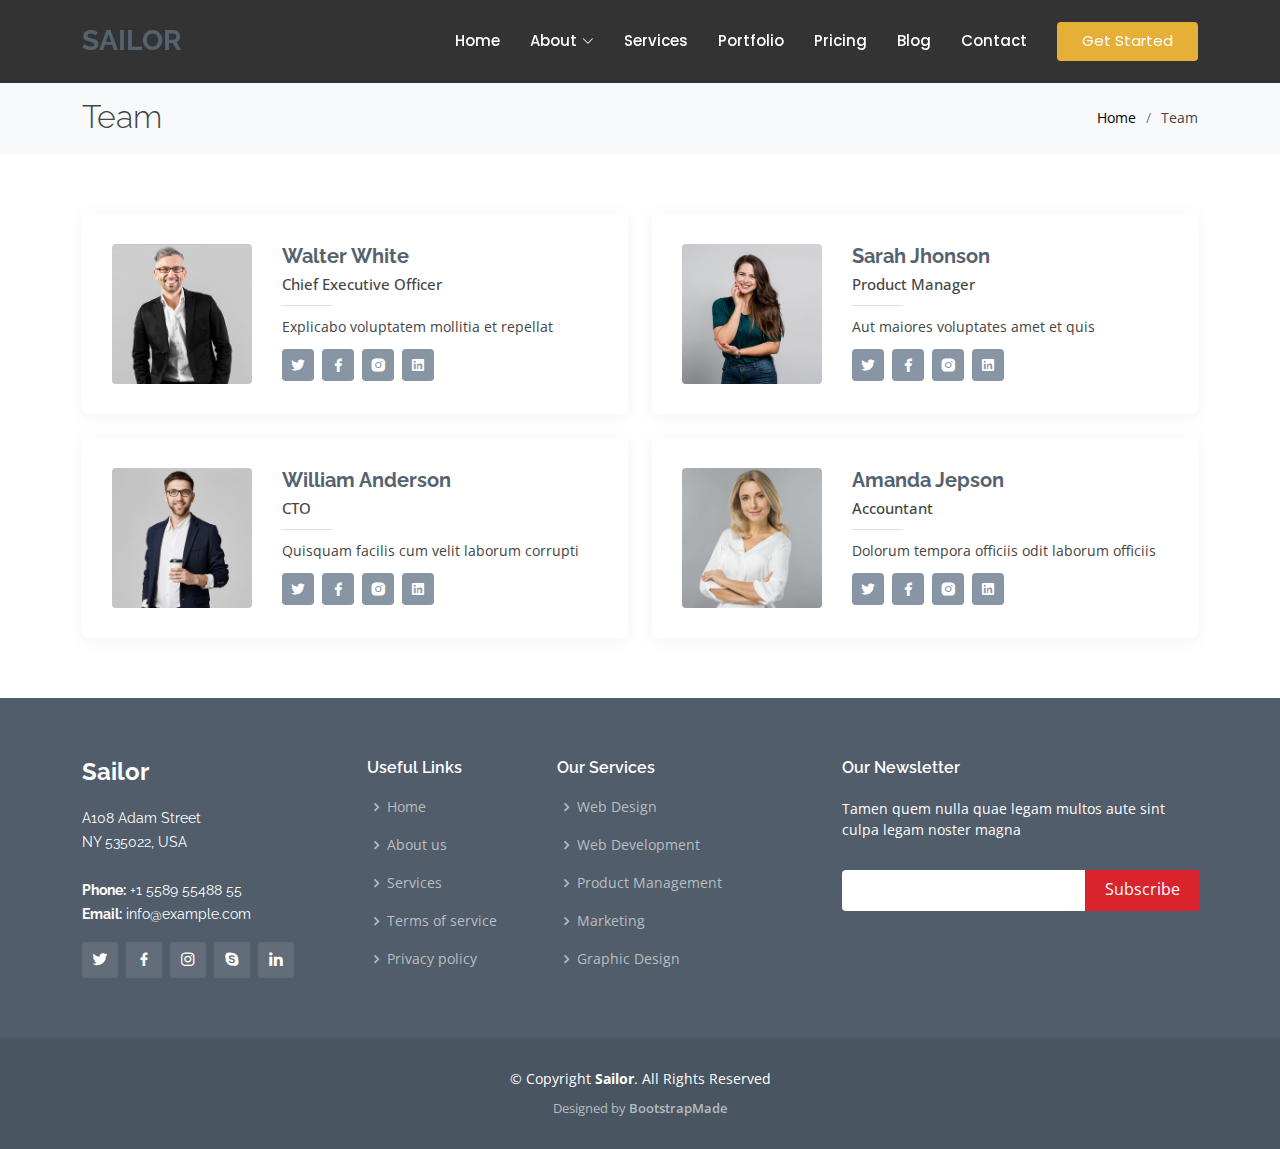
<file: team.html>
<!DOCTYPE html>
<html lang="en">

<head>
  <meta charset="utf-8">
  <meta content="width=device-width, initial-scale=1.0" name="viewport">

  <title>Team - Sailor Bootstrap Template</title>
  <meta content="" name="description">
  <meta content="" name="keywords">

  <!-- Favicons -->
  <link href="assets/img/favicon.png" rel="icon">
  <link href="assets/img/apple-touch-icon.png" rel="apple-touch-icon">

  <!-- Google Fonts -->
  <link href="https://fonts.googleapis.com/css?family=Open+Sans:300,300i,400,400i,600,600i,700,700i|Raleway:300,300i,400,400i,500,500i,600,600i,700,700i|Poppins:300,300i,400,400i,500,500i,600,600i,700,700i" rel="stylesheet">

  <!-- Vendor CSS Files -->
  <link href="assets/vendor/animate.css/animate.min.css" rel="stylesheet">
  <link href="assets/vendor/bootstrap/css/bootstrap.min.css" rel="stylesheet">
  <link href="assets/vendor/bootstrap-icons/bootstrap-icons.css" rel="stylesheet">
  <link href="assets/vendor/boxicons/css/boxicons.min.css" rel="stylesheet">
  <link href="assets/vendor/glightbox/css/glightbox.min.css" rel="stylesheet">
  <link href="assets/vendor/remixicon/remixicon.css" rel="stylesheet">
  <link href="assets/vendor/swiper/swiper-bundle.min.css" rel="stylesheet">

  <!-- Template Main CSS File -->
  <link href="assets/css/style.css" rel="stylesheet">

  <!-- =======================================================
  * Template Name: Sailor
  * Updated: Mar 10 2023 with Bootstrap v5.2.3
  * Template URL: https://bootstrapmade.com/sailor-free-bootstrap-theme/
  * Author: BootstrapMade.com
  * License: https://bootstrapmade.com/license/
  ======================================================== -->
</head>

<body>

  <!-- ======= Header ======= -->
  <header id="header" class="fixed-top d-flex align-items-center">
    <div class="container d-flex align-items-center">

      <h1 class="logo me-auto"><a href="index.html">Sailor</a></h1>
      <!-- Uncomment below if you prefer to use an image logo -->
      <!-- <a href="index.html" class="logo me-auto"><img src="assets/img/logo.png" alt="" class="img-fluid"></a>-->

      <nav id="navbar" class="navbar">
        <ul>
          <li><a href="index.html">Home</a></li>

          <li class="dropdown"><a href="#"><span>About</span> <i class="bi bi-chevron-down"></i></a>
            <ul>
              <li><a href="about.html">About</a></li>
              <li><a href="team.html" class="active">Team</a></li>
              <li><a href="testimonials.html">Testimonials</a></li>

              <li class="dropdown"><a href="#"><span>Deep Drop Down</span> <i class="bi bi-chevron-right"></i></a>
                <ul>
                  <li><a href="#">Deep Drop Down 1</a></li>
                  <li><a href="#">Deep Drop Down 2</a></li>
                  <li><a href="#">Deep Drop Down 3</a></li>
                  <li><a href="#">Deep Drop Down 4</a></li>
                  <li><a href="#">Deep Drop Down 5</a></li>
                </ul>
              </li>
            </ul>
          </li>
          <li><a href="services.html">Services</a></li>
          <li><a href="portfolio.html">Portfolio</a></li>
          <li><a href="pricing.html">Pricing</a></li>
          <li><a href="blog.html">Blog</a></li>

          <li><a href="contact.html">Contact</a></li>
          <li><a href="index.html" class="getstarted">Get Started</a></li>
        </ul>
        <i class="bi bi-list mobile-nav-toggle"></i>
      </nav><!-- .navbar -->

    </div>
  </header><!-- End Header -->

  <main id="main">

    <!-- ======= Breadcrumbs ======= -->
    <section id="breadcrumbs" class="breadcrumbs">
      <div class="container">

        <div class="d-flex justify-content-between align-items-center">
          <h2>Team</h2>
          <ol>
            <li><a href="index.html">Home</a></li>
            <li>Team</li>
          </ol>
        </div>

      </div>
    </section><!-- End Breadcrumbs -->

    <!-- ======= Team Section ======= -->
    <section id="team" class="team ">
      <div class="container">

        <div class="row">

          <div class="col-lg-6">
            <div class="member d-flex align-items-start">
              <div class="pic"><img src="assets/img/team/team-1.jpg" class="img-fluid" alt=""></div>
              <div class="member-info">
                <h4>Walter White</h4>
                <span>Chief Executive Officer</span>
                <p>Explicabo voluptatem mollitia et repellat</p>
                <div class="social">
                  <a href=""><i class="ri-twitter-fill"></i></a>
                  <a href=""><i class="ri-facebook-fill"></i></a>
                  <a href=""><i class="ri-instagram-fill"></i></a>
                  <a href=""> <i class="ri-linkedin-box-fill"></i> </a>
                </div>
              </div>
            </div>
          </div>

          <div class="col-lg-6 mt-4 mt-lg-0">
            <div class="member d-flex align-items-start">
              <div class="pic"><img src="assets/img/team/team-2.jpg" class="img-fluid" alt=""></div>
              <div class="member-info">
                <h4>Sarah Jhonson</h4>
                <span>Product Manager</span>
                <p>Aut maiores voluptates amet et quis</p>
                <div class="social">
                  <a href=""><i class="ri-twitter-fill"></i></a>
                  <a href=""><i class="ri-facebook-fill"></i></a>
                  <a href=""><i class="ri-instagram-fill"></i></a>
                  <a href=""> <i class="ri-linkedin-box-fill"></i> </a>
                </div>
              </div>
            </div>
          </div>

          <div class="col-lg-6 mt-4">
            <div class="member d-flex align-items-start">
              <div class="pic"><img src="assets/img/team/team-3.jpg" class="img-fluid" alt=""></div>
              <div class="member-info">
                <h4>William Anderson</h4>
                <span>CTO</span>
                <p>Quisquam facilis cum velit laborum corrupti</p>
                <div class="social">
                  <a href=""><i class="ri-twitter-fill"></i></a>
                  <a href=""><i class="ri-facebook-fill"></i></a>
                  <a href=""><i class="ri-instagram-fill"></i></a>
                  <a href=""> <i class="ri-linkedin-box-fill"></i> </a>
                </div>
              </div>
            </div>
          </div>

          <div class="col-lg-6 mt-4">
            <div class="member d-flex align-items-start">
              <div class="pic"><img src="assets/img/team/team-4.jpg" class="img-fluid" alt=""></div>
              <div class="member-info">
                <h4>Amanda Jepson</h4>
                <span>Accountant</span>
                <p>Dolorum tempora officiis odit laborum officiis</p>
                <div class="social">
                  <a href=""><i class="ri-twitter-fill"></i></a>
                  <a href=""><i class="ri-facebook-fill"></i></a>
                  <a href=""><i class="ri-instagram-fill"></i></a>
                  <a href=""> <i class="ri-linkedin-box-fill"></i> </a>
                </div>
              </div>
            </div>
          </div>

        </div>

      </div>
    </section><!-- End Team Section -->

  </main><!-- End #main -->

  <!-- ======= Footer ======= -->
  <footer id="footer">
    <div class="footer-top">
      <div class="container">
        <div class="row">

          <div class="col-lg-3 col-md-6">
            <div class="footer-info">
              <h3>Sailor</h3>
              <p>
                A108 Adam Street <br>
                NY 535022, USA<br><br>
                <strong>Phone:</strong> +1 5589 55488 55<br>
                <strong>Email:</strong> info@example.com<br>
              </p>
              <div class="social-links mt-3">
                <a href="#" class="twitter"><i class="bx bxl-twitter"></i></a>
                <a href="#" class="facebook"><i class="bx bxl-facebook"></i></a>
                <a href="#" class="instagram"><i class="bx bxl-instagram"></i></a>
                <a href="#" class="google-plus"><i class="bx bxl-skype"></i></a>
                <a href="#" class="linkedin"><i class="bx bxl-linkedin"></i></a>
              </div>
            </div>
          </div>

          <div class="col-lg-2 col-md-6 footer-links">
            <h4>Useful Links</h4>
            <ul>
              <li><i class="bx bx-chevron-right"></i> <a href="#">Home</a></li>
              <li><i class="bx bx-chevron-right"></i> <a href="#">About us</a></li>
              <li><i class="bx bx-chevron-right"></i> <a href="#">Services</a></li>
              <li><i class="bx bx-chevron-right"></i> <a href="#">Terms of service</a></li>
              <li><i class="bx bx-chevron-right"></i> <a href="#">Privacy policy</a></li>
            </ul>
          </div>

          <div class="col-lg-3 col-md-6 footer-links">
            <h4>Our Services</h4>
            <ul>
              <li><i class="bx bx-chevron-right"></i> <a href="#">Web Design</a></li>
              <li><i class="bx bx-chevron-right"></i> <a href="#">Web Development</a></li>
              <li><i class="bx bx-chevron-right"></i> <a href="#">Product Management</a></li>
              <li><i class="bx bx-chevron-right"></i> <a href="#">Marketing</a></li>
              <li><i class="bx bx-chevron-right"></i> <a href="#">Graphic Design</a></li>
            </ul>
          </div>

          <div class="col-lg-4 col-md-6 footer-newsletter">
            <h4>Our Newsletter</h4>
            <p>Tamen quem nulla quae legam multos aute sint culpa legam noster magna</p>
            <form action="" method="post">
              <input type="email" name="email"><input type="submit" value="Subscribe">
            </form>

          </div>

        </div>
      </div>
    </div>

    <div class="container">
      <div class="copyright">
        &copy; Copyright <strong><span>Sailor</span></strong>. All Rights Reserved
      </div>
      <div class="credits">
        <!-- All the links in the footer should remain intact. -->
        <!-- You can delete the links only if you purchased the pro version. -->
        <!-- Licensing information: https://bootstrapmade.com/license/ -->
        <!-- Purchase the pro version with working PHP/AJAX contact form: https://bootstrapmade.com/sailor-free-bootstrap-theme/ -->
        Designed by <a href="https://bootstrapmade.com/">BootstrapMade</a>
      </div>
    </div>
  </footer><!-- End Footer -->

  <a href="#" class="back-to-top d-flex align-items-center justify-content-center"><i class="bi bi-arrow-up-short"></i></a>

  <!-- Vendor JS Files -->
  <script src="assets/vendor/bootstrap/js/bootstrap.bundle.min.js"></script>
  <script src="assets/vendor/glightbox/js/glightbox.min.js"></script>
  <script src="assets/vendor/isotope-layout/isotope.pkgd.min.js"></script>
  <script src="assets/vendor/swiper/swiper-bundle.min.js"></script>
  <script src="assets/vendor/waypoints/noframework.waypoints.js"></script>
  <script src="assets/vendor/php-email-form/validate.js"></script>

  <!-- Template Main JS File -->
  <script src="assets/js/main.js"></script>

</body>

</html>
</file>
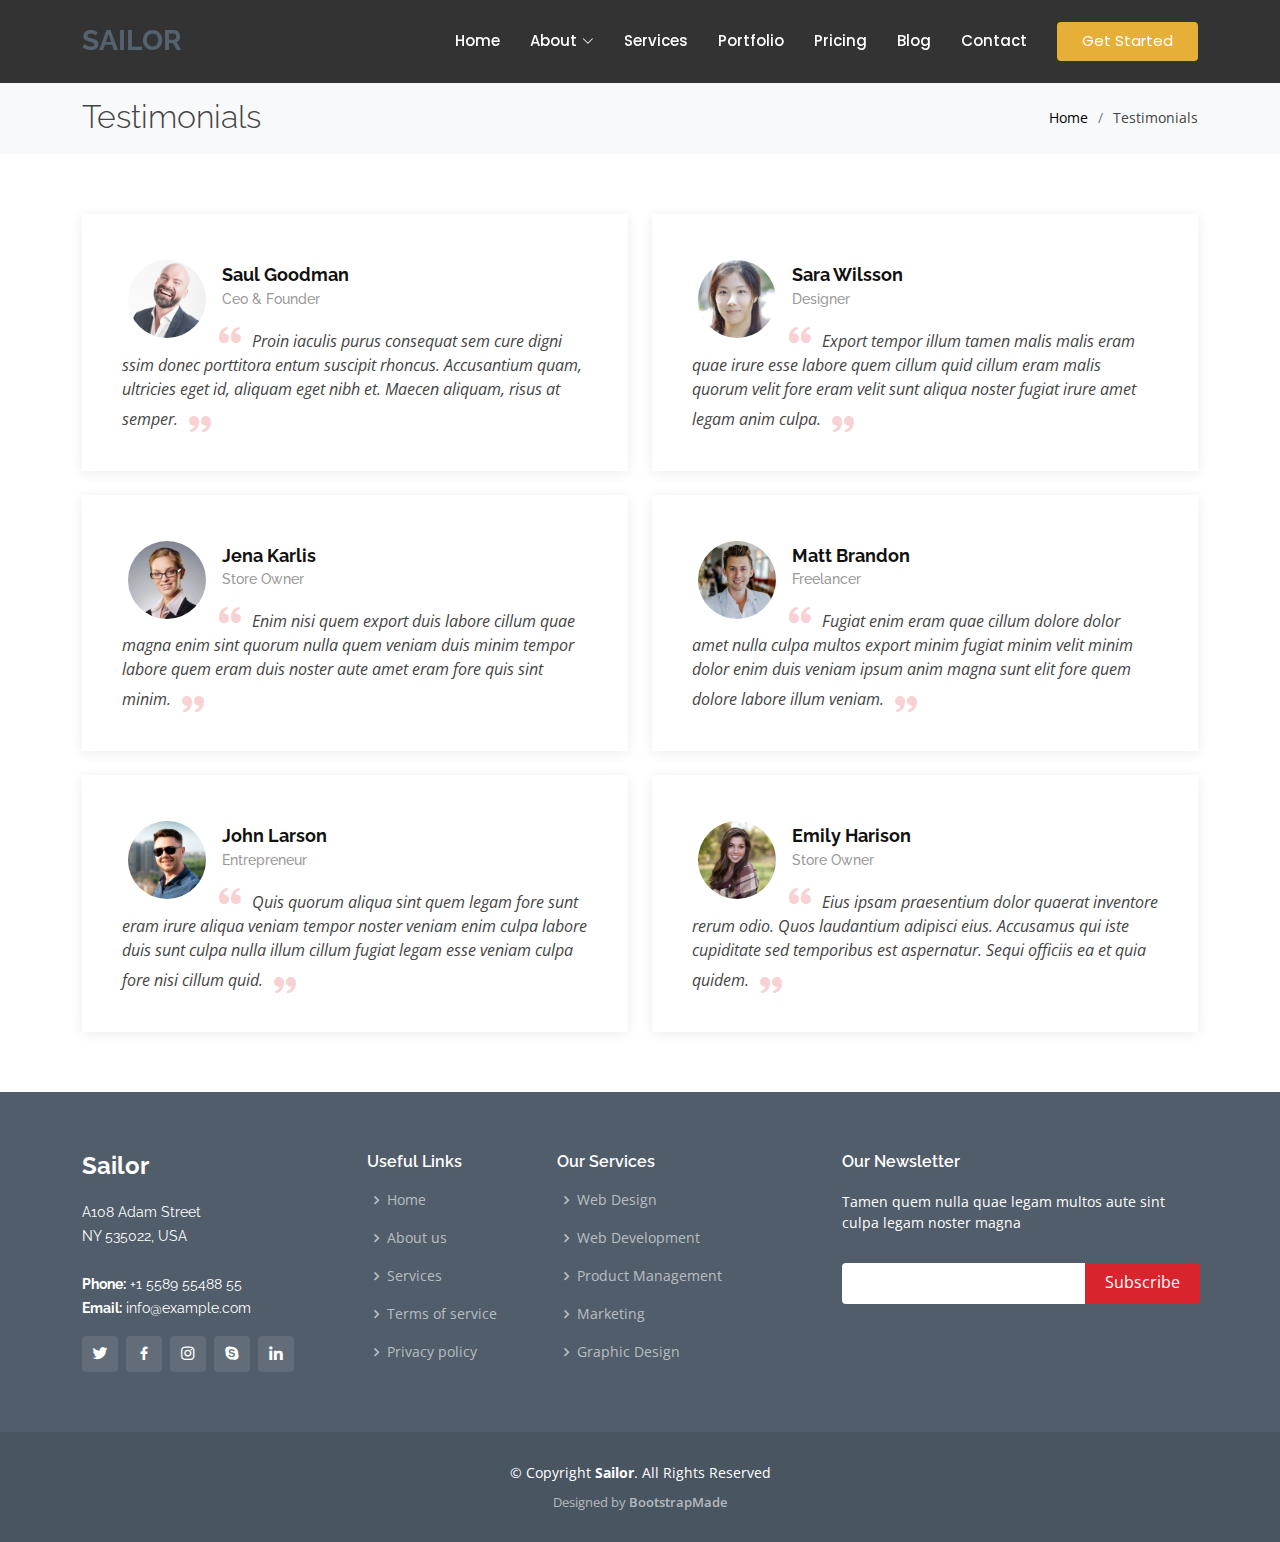
<file: testimonials.html>
<!DOCTYPE html>
<html lang="en">

<head>
  <meta charset="utf-8">
  <meta content="width=device-width, initial-scale=1.0" name="viewport">

  <title>Testimonials - Sailor Bootstrap Template</title>
  <meta content="" name="description">
  <meta content="" name="keywords">

  <!-- Favicons -->
  <link href="assets/img/favicon.png" rel="icon">
  <link href="assets/img/apple-touch-icon.png" rel="apple-touch-icon">

  <!-- Google Fonts -->
  <link href="https://fonts.googleapis.com/css?family=Open+Sans:300,300i,400,400i,600,600i,700,700i|Raleway:300,300i,400,400i,500,500i,600,600i,700,700i|Poppins:300,300i,400,400i,500,500i,600,600i,700,700i" rel="stylesheet">

  <!-- Vendor CSS Files -->
  <link href="assets/vendor/animate.css/animate.min.css" rel="stylesheet">
  <link href="assets/vendor/bootstrap/css/bootstrap.min.css" rel="stylesheet">
  <link href="assets/vendor/bootstrap-icons/bootstrap-icons.css" rel="stylesheet">
  <link href="assets/vendor/boxicons/css/boxicons.min.css" rel="stylesheet">
  <link href="assets/vendor/glightbox/css/glightbox.min.css" rel="stylesheet">
  <link href="assets/vendor/remixicon/remixicon.css" rel="stylesheet">
  <link href="assets/vendor/swiper/swiper-bundle.min.css" rel="stylesheet">

  <!-- Template Main CSS File -->
  <link href="assets/css/style.css" rel="stylesheet">

  <!-- =======================================================
  * Template Name: Sailor
  * Updated: Mar 10 2023 with Bootstrap v5.2.3
  * Template URL: https://bootstrapmade.com/sailor-free-bootstrap-theme/
  * Author: BootstrapMade.com
  * License: https://bootstrapmade.com/license/
  ======================================================== -->
</head>

<body>

  <!-- ======= Header ======= -->
  <header id="header" class="fixed-top d-flex align-items-center">
    <div class="container d-flex align-items-center">

      <h1 class="logo me-auto"><a href="index.html">Sailor</a></h1>
      <!-- Uncomment below if you prefer to use an image logo -->
      <!-- <a href="index.html" class="logo me-auto"><img src="assets/img/logo.png" alt="" class="img-fluid"></a>-->

      <nav id="navbar" class="navbar">
        <ul>
          <li><a href="index.html">Home</a></li>

          <li class="dropdown"><a href="#"><span>About</span> <i class="bi bi-chevron-down"></i></a>
            <ul>
              <li><a href="about.html">About</a></li>
              <li><a href="team.html">Team</a></li>
              <li><a href="testimonials.html" class="active">Testimonials</a></li>

              <li class="dropdown"><a href="#"><span>Deep Drop Down</span> <i class="bi bi-chevron-right"></i></a>
                <ul>
                  <li><a href="#">Deep Drop Down 1</a></li>
                  <li><a href="#">Deep Drop Down 2</a></li>
                  <li><a href="#">Deep Drop Down 3</a></li>
                  <li><a href="#">Deep Drop Down 4</a></li>
                  <li><a href="#">Deep Drop Down 5</a></li>
                </ul>
              </li>
            </ul>
          </li>
          <li><a href="services.html">Services</a></li>
          <li><a href="portfolio.html">Portfolio</a></li>
          <li><a href="pricing.html">Pricing</a></li>
          <li><a href="blog.html">Blog</a></li>

          <li><a href="contact.html">Contact</a></li>
          <li><a href="index.html" class="getstarted">Get Started</a></li>
        </ul>
        <i class="bi bi-list mobile-nav-toggle"></i>
      </nav><!-- .navbar -->

    </div>
  </header><!-- End Header -->

  <main id="main">

    <!-- ======= Breadcrumbs ======= -->
    <section id="breadcrumbs" class="breadcrumbs">
      <div class="container">

        <div class="d-flex justify-content-between align-items-center">
          <h2>Testimonials</h2>
          <ol>
            <li><a href="index.html">Home</a></li>
            <li>Testimonials</li>
          </ol>
        </div>

      </div>
    </section><!-- End Breadcrumbs -->

    <!-- ======= Testimonials Section ======= -->
    <section id="testimonials" class="testimonials">
      <div class="container">

        <div class="row">

          <div class="col-lg-6">
            <div class="testimonial-item">
              <img src="assets/img/testimonials/testimonials-1.jpg" class="testimonial-img" alt="">
              <h3>Saul Goodman</h3>
              <h4>Ceo &amp; Founder</h4>
              <p>
                <i class="bx bxs-quote-alt-left quote-icon-left"></i>
                Proin iaculis purus consequat sem cure digni ssim donec porttitora entum suscipit rhoncus. Accusantium quam, ultricies eget id, aliquam eget nibh et. Maecen aliquam, risus at semper.
                <i class="bx bxs-quote-alt-right quote-icon-right"></i>
              </p>
            </div>
          </div>

          <div class="col-lg-6">
            <div class="testimonial-item mt-4 mt-lg-0">
              <img src="assets/img/testimonials/testimonials-2.jpg" class="testimonial-img" alt="">
              <h3>Sara Wilsson</h3>
              <h4>Designer</h4>
              <p>
                <i class="bx bxs-quote-alt-left quote-icon-left"></i>
                Export tempor illum tamen malis malis eram quae irure esse labore quem cillum quid cillum eram malis quorum velit fore eram velit sunt aliqua noster fugiat irure amet legam anim culpa.
                <i class="bx bxs-quote-alt-right quote-icon-right"></i>
              </p>
            </div>
          </div>

          <div class="col-lg-6">
            <div class="testimonial-item mt-4">
              <img src="assets/img/testimonials/testimonials-3.jpg" class="testimonial-img" alt="">
              <h3>Jena Karlis</h3>
              <h4>Store Owner</h4>
              <p>
                <i class="bx bxs-quote-alt-left quote-icon-left"></i>
                Enim nisi quem export duis labore cillum quae magna enim sint quorum nulla quem veniam duis minim tempor labore quem eram duis noster aute amet eram fore quis sint minim.
                <i class="bx bxs-quote-alt-right quote-icon-right"></i>
              </p>
            </div>
          </div>

          <div class="col-lg-6">
            <div class="testimonial-item mt-4">
              <img src="assets/img/testimonials/testimonials-4.jpg" class="testimonial-img" alt="">
              <h3>Matt Brandon</h3>
              <h4>Freelancer</h4>
              <p>
                <i class="bx bxs-quote-alt-left quote-icon-left"></i>
                Fugiat enim eram quae cillum dolore dolor amet nulla culpa multos export minim fugiat minim velit minim dolor enim duis veniam ipsum anim magna sunt elit fore quem dolore labore illum veniam.
                <i class="bx bxs-quote-alt-right quote-icon-right"></i>
              </p>
            </div>
          </div>

          <div class="col-lg-6">
            <div class="testimonial-item mt-4">
              <img src="assets/img/testimonials/testimonials-5.jpg" class="testimonial-img" alt="">
              <h3>John Larson</h3>
              <h4>Entrepreneur</h4>
              <p>
                <i class="bx bxs-quote-alt-left quote-icon-left"></i>
                Quis quorum aliqua sint quem legam fore sunt eram irure aliqua veniam tempor noster veniam enim culpa labore duis sunt culpa nulla illum cillum fugiat legam esse veniam culpa fore nisi cillum quid.
                <i class="bx bxs-quote-alt-right quote-icon-right"></i>
              </p>
            </div>
          </div>

          <div class="col-lg-6">
            <div class="testimonial-item mt-4">
              <img src="assets/img/testimonials/testimonials-6.jpg" class="testimonial-img" alt="">
              <h3>Emily Harison</h3>
              <h4>Store Owner</h4>
              <p>
                <i class="bx bxs-quote-alt-left quote-icon-left"></i>
                Eius ipsam praesentium dolor quaerat inventore rerum odio. Quos laudantium adipisci eius. Accusamus qui iste cupiditate sed temporibus est aspernatur. Sequi officiis ea et quia quidem.
                <i class="bx bxs-quote-alt-right quote-icon-right"></i>
              </p>
            </div>
          </div>

        </div>

      </div>
    </section><!-- End Testimonials Section -->

  </main><!-- End #main -->

  <!-- ======= Footer ======= -->
  <footer id="footer">
    <div class="footer-top">
      <div class="container">
        <div class="row">

          <div class="col-lg-3 col-md-6">
            <div class="footer-info">
              <h3>Sailor</h3>
              <p>
                A108 Adam Street <br>
                NY 535022, USA<br><br>
                <strong>Phone:</strong> +1 5589 55488 55<br>
                <strong>Email:</strong> info@example.com<br>
              </p>
              <div class="social-links mt-3">
                <a href="#" class="twitter"><i class="bx bxl-twitter"></i></a>
                <a href="#" class="facebook"><i class="bx bxl-facebook"></i></a>
                <a href="#" class="instagram"><i class="bx bxl-instagram"></i></a>
                <a href="#" class="google-plus"><i class="bx bxl-skype"></i></a>
                <a href="#" class="linkedin"><i class="bx bxl-linkedin"></i></a>
              </div>
            </div>
          </div>

          <div class="col-lg-2 col-md-6 footer-links">
            <h4>Useful Links</h4>
            <ul>
              <li><i class="bx bx-chevron-right"></i> <a href="#">Home</a></li>
              <li><i class="bx bx-chevron-right"></i> <a href="#">About us</a></li>
              <li><i class="bx bx-chevron-right"></i> <a href="#">Services</a></li>
              <li><i class="bx bx-chevron-right"></i> <a href="#">Terms of service</a></li>
              <li><i class="bx bx-chevron-right"></i> <a href="#">Privacy policy</a></li>
            </ul>
          </div>

          <div class="col-lg-3 col-md-6 footer-links">
            <h4>Our Services</h4>
            <ul>
              <li><i class="bx bx-chevron-right"></i> <a href="#">Web Design</a></li>
              <li><i class="bx bx-chevron-right"></i> <a href="#">Web Development</a></li>
              <li><i class="bx bx-chevron-right"></i> <a href="#">Product Management</a></li>
              <li><i class="bx bx-chevron-right"></i> <a href="#">Marketing</a></li>
              <li><i class="bx bx-chevron-right"></i> <a href="#">Graphic Design</a></li>
            </ul>
          </div>

          <div class="col-lg-4 col-md-6 footer-newsletter">
            <h4>Our Newsletter</h4>
            <p>Tamen quem nulla quae legam multos aute sint culpa legam noster magna</p>
            <form action="" method="post">
              <input type="email" name="email"><input type="submit" value="Subscribe">
            </form>

          </div>

        </div>
      </div>
    </div>

    <div class="container">
      <div class="copyright">
        &copy; Copyright <strong><span>Sailor</span></strong>. All Rights Reserved
      </div>
      <div class="credits">
        <!-- All the links in the footer should remain intact. -->
        <!-- You can delete the links only if you purchased the pro version. -->
        <!-- Licensing information: https://bootstrapmade.com/license/ -->
        <!-- Purchase the pro version with working PHP/AJAX contact form: https://bootstrapmade.com/sailor-free-bootstrap-theme/ -->
        Designed by <a href="https://bootstrapmade.com/">BootstrapMade</a>
      </div>
    </div>
  </footer><!-- End Footer -->

  <a href="#" class="back-to-top d-flex align-items-center justify-content-center"><i class="bi bi-arrow-up-short"></i></a>

  <!-- Vendor JS Files -->
  <script src="assets/vendor/bootstrap/js/bootstrap.bundle.min.js"></script>
  <script src="assets/vendor/glightbox/js/glightbox.min.js"></script>
  <script src="assets/vendor/isotope-layout/isotope.pkgd.min.js"></script>
  <script src="assets/vendor/swiper/swiper-bundle.min.js"></script>
  <script src="assets/vendor/waypoints/noframework.waypoints.js"></script>
  <script src="assets/vendor/php-email-form/validate.js"></script>

  <!-- Template Main JS File -->
  <script src="assets/js/main.js"></script>

</body>

</html>
</file>
<file: assets/css/style.css>
/*--------------------------------------------------------------
# General
--------------------------------------------------------------*/

:root {
  --palette-1: #000000;
  --palette-2: #e5af38;
  --palette-3: #444444;
  --palette-4: #03A6A6;
  --palette-5: #04BFAD;
}

.text-palette1 {
  color: var(--palette-1);
}

.text-palette2 {
  color: var(--palette-2) !important;
}

.text-palette3 {
  color: var(--palette-3);
}

.text-palette4 {
  color: var(--palette-4);
}

.text-palette5 {
  color: var(--palette-5);
}

body {
  font-family: "Open Sans", sans-serif;
  color: #444444;
}

a {
  text-decoration: none;
  color: var(--palette-1);
}

a:hover {
  color: var(--palette-2);
  text-decoration: none;
}

h1,
h2,
h3,
h4,
h5,
h6 {
  font-family: "Raleway", sans-serif;
}

/*--------------------------------------------------------------
# Back to top button
--------------------------------------------------------------*/
.back-to-top {
  position: fixed;
  visibility: hidden;
  opacity: 0;
  right: 15px;
  bottom: 15px;
  z-index: 996;
  background: var(--palette-2);
  width: 40px;
  height: 40px;
  border-radius: 4px;
  transition: all 0.4s;
}

.back-to-top i {
  font-size: 28px;
  color: #fff;
  line-height: 0;
}

.back-to-top:hover {
  background: #e1444d;
  color: #fff;
}

.back-to-top.active {
  visibility: visible;
  opacity: 1;
}

/*--------------------------------------------------------------
# Header
--------------------------------------------------------------*/
#header {
  background: rgba(0, 0, 0, 0.8);
  ;
  transition: all 0.5s;
  z-index: 997;
  padding: 20px 0;
}

#header.header-scrolled {
  box-shadow: 0px 2px 15px rgba(0, 0, 0, 0.1);
  padding: 12px 0;
}

#header.header-inner-pages {
  box-shadow: 0px 2px 15px rgba(0, 0, 0, 0.1);
}

#header .logo {
  font-size: 28px;
  margin: 0;
  padding: 0;
  line-height: 1;
  font-weight: 700;
  text-transform: uppercase;
}

#header .logo a {
  color: #556270;
}

#header .logo img {
  max-height: 40px;
}

/*--------------------------------------------------------------
# Navigation Menu
--------------------------------------------------------------*/
/**
* Desktop Navigation 
*/
.navbar {
  padding: 0;
}

.navbar ul {
  margin: 0;
  padding: 0;
  display: flex;
  list-style: none;
  align-items: center;
}

.navbar li {
  position: relative;
}

.navbar a,
.navbar a:focus {
  display: flex;
  align-items: center;
  justify-content: space-between;
  padding: 10px 0 10px 30px;
  font-family: "Poppins", sans-serif;
  font-size: 15px;
  font-weight: 500;
  color: #ffffff;
  white-space: nowrap;
  transition: 0.3s;
}

.navbar a i,
.navbar a:focus i {
  font-size: 12px;
  line-height: 0;
  margin-left: 5px;
}

.navbar a:hover,
.navbar .active,
.navbar .active:focus,
.navbar li:hover>a {
  color: var(--palette-2);
}

.navbar .getstarted,
.navbar .getstarted:focus {
  background: var(--palette-2);
  padding: 8px 25px;
  margin-left: 30px;
  border-radius: 4px;
  font-weight: 400;
  color: #fff;
}

.navbar .getstarted:hover,
.navbar .getstarted:focus:hover {
  color: #fff;
  background: var(--palette-2);
}

.navbar .dropdown ul {
  display: block;
  position: absolute;
  left: 14px;
  top: calc(100% + 30px);
  margin: 0;
  padding: 10px 0;
  z-index: 99;
  opacity: 0;
  visibility: hidden;
  background: #fff;
  box-shadow: 0px 0px 30px rgba(127, 137, 161, 0.25);
  transition: 0.3s;
}

.navbar .dropdown ul li {
  min-width: 200px;
}

.navbar .dropdown ul a {
  padding: 10px 20px;
  font-size: 15px;
  text-transform: none;
  font-weight: 400;
}

.navbar .dropdown ul a i {
  font-size: 12px;
}

.navbar .dropdown ul a:hover,
.navbar .dropdown ul .active:hover,
.navbar .dropdown ul li:hover>a {
  color: #d9232d;
}

.navbar .dropdown:hover>ul {
  opacity: 1;
  top: 100%;
  visibility: visible;
}

.navbar .dropdown .dropdown ul {
  top: 0;
  left: calc(100% - 30px);
  visibility: hidden;
}

.navbar .dropdown .dropdown:hover>ul {
  opacity: 1;
  top: 0;
  left: 100%;
  visibility: visible;
}

@media (max-width: 1366px) {
  .navbar .dropdown .dropdown ul {
    left: -90%;
  }

  .navbar .dropdown .dropdown:hover>ul {
    left: -100%;
  }
}

/**
* Mobile Navigation 
*/
.mobile-nav-toggle {
  color: #556270;
  font-size: 28px;
  cursor: pointer;
  display: none;
  line-height: 0;
  transition: 0.5s;
}

.mobile-nav-toggle.bi-x {
  color: #fff;
}

@media (max-width: 991px) {
  .mobile-nav-toggle {
    display: block;
  }

  .navbar ul {
    display: none;
  }
}

.navbar-mobile {
  position: fixed;
  overflow: hidden;
  top: 0;
  right: 0;
  left: 0;
  bottom: 0;
  background: rgba(63, 73, 83, 0.9);
  transition: 0.3s;
  z-index: 999;
}

.navbar-mobile .mobile-nav-toggle {
  position: absolute;
  top: 15px;
  right: 15px;
}

.navbar-mobile ul {
  display: block;
  position: absolute;
  top: 55px;
  right: 15px;
  bottom: 15px;
  left: 15px;
  padding: 10px 0;
  background-color: #fff;
  overflow-y: auto;
  transition: 0.3s;
}

.navbar-mobile a,
.navbar-mobile a:focus {
  padding: 10px 20px;
  font-size: 15px;
  color: #556270;
}

.navbar-mobile a:hover,
.navbar-mobile .active,
.navbar-mobile li:hover>a {
  color: var(--palette-2);
}

.navbar-mobile .getstarted,
.navbar-mobile .getstarted:focus {
  margin: 15px;
}

.navbar-mobile .dropdown ul {
  position: static;
  display: none;
  margin: 10px 20px;
  padding: 10px 0;
  z-index: 99;
  opacity: 1;
  visibility: visible;
  background: #fff;
  box-shadow: 0px 0px 30px rgba(127, 137, 161, 0.25);
}

.navbar-mobile .dropdown ul li {
  min-width: 200px;
}

.navbar-mobile .dropdown ul a {
  padding: 10px 20px;
}

.navbar-mobile .dropdown ul a i {
  font-size: 12px;
}

.navbar-mobile .dropdown ul a:hover,
.navbar-mobile .dropdown ul .active:hover,
.navbar-mobile .dropdown ul li:hover>a {
  color: #d9232d;
}

.navbar-mobile .dropdown>.dropdown-active {
  display: block;
}

/*--------------------------------------------------------------
# Hero Section
--------------------------------------------------------------*/
#hero {
  width: 100%;
  height: 100vh;
  background-color: rgba(63, 73, 83, 0.8);
  overflow: hidden;
  position: relative;
}

#hero .carousel,
#hero .carousel-inner,
#hero .carousel-item,
#hero .carousel-item::before {
  position: absolute;
  top: 0;
  right: 0;
  left: 0;
  bottom: 0;
}

#hero .carousel-item {
  background-size: cover;
  background-position: center;
  background-repeat: no-repeat;
}

#hero .carousel-item::before {
  content: "";
  background-color: rgba(30, 35, 40, 0.6);
}

#hero .carousel-container {
  display: flex;
  justify-content: center;
  align-items: center;
  position: absolute;
  bottom: 0;
  top: 70px;
  left: 50px;
  right: 50px;
}

#hero .container {
  text-align: center;
}

#hero h2 {
  color: #fff;
  margin-bottom: 20px;
  font-size: 40px;
  font-weight: 700;
}

#hero p {
  animation-delay: 0.4s;
  margin: 0 auto 30px auto;
  color: #fff;
}

#hero .carousel-inner .carousel-item {
  transition-property: opacity;
  background-position: center top;
}

#hero .carousel-inner .carousel-item,
#hero .carousel-inner .active.carousel-item-start,
#hero .carousel-inner .active.carousel-item-end {
  opacity: 0;
}

#hero .carousel-inner .active,
#hero .carousel-inner .carousel-item-next.carousel-item-start,
#hero .carousel-inner .carousel-item-prev.carousel-item-end {
  opacity: 1;
  transition: 0.5s;
}

#hero .carousel-inner .carousel-item-next,
#hero .carousel-inner .carousel-item-prev,
#hero .carousel-inner .active.carousel-item-start,
#hero .carousel-inner .active.carousel-item-end {
  left: 0;
  transform: translate3d(0, 0, 0);
}

#hero .carousel-control-next-icon,
#hero .carousel-control-prev-icon {
  background: none;
  font-size: 30px;
  line-height: 0;
  width: auto;
  height: auto;
  background: rgba(255, 255, 255, 0.2);
  border-radius: 50px;
  transition: 0.3s;
  color: rgba(255, 255, 255, 0.5);
  width: 54px;
  height: 54px;
  display: flex;
  align-items: center;
  justify-content: center;
}

#hero .carousel-control-next-icon:hover,
#hero .carousel-control-prev-icon:hover {
  background: rgba(255, 255, 255, 0.3);
  color: rgba(255, 255, 255, 0.8);
}

#hero .carousel-indicators li {
  cursor: pointer;
  background: #fff;
  overflow: hidden;
  border: 0;
  width: 12px;
  height: 12px;
  border-radius: 50px;
  opacity: 0.6;
  transition: 0.3s;
}

#hero .carousel-indicators li.active {
  opacity: 1;
  background: var(--palette-2);
}

#hero .btn-get-started {
  font-family: "Raleway", sans-serif;
  font-weight: 500;
  font-size: 14px;
  letter-spacing: 1px;
  display: inline-block;
  padding: 14px 32px;
  border-radius: 4px;
  transition: 0.5s;
  line-height: 1;
  color: #fff;
  animation-delay: 0.8s;
  background: var(--palette-2);
}

#hero .btn-get-started:hover {
  background: var(--palette-2);
}

@media (max-width: 992px) {
  #hero {
    height: 100vh;
  }

  #hero .carousel-container {
    top: 8px;
  }
}

@media (max-width: 768px) {
  #hero h2 {
    font-size: 28px;
  }
}

@media (min-width: 1024px) {

  #hero .carousel-control-prev,
  #hero .carousel-control-next {
    width: 5%;
  }
}

@media (max-height: 500px) {
  #hero {
    height: 120vh;
  }
}

/*--------------------------------------------------------------
# Sections General
--------------------------------------------------------------*/
section {
  padding: 60px 0;
  overflow: hidden;
}

.section-bg,
.services .icon-box {
  background-color: var(--palette-3);
}

.section-title {
  padding-bottom: 40px;
}

.section-title h2 {
  font-size: 14px;
  font-weight: 500;
  padding: 0;
  line-height: 1px;
  margin: 0 0 5px 0;
  letter-spacing: 2px;
  text-transform: uppercase;
  color: #aaaaaa;
  font-family: "Poppins", sans-serif;
}

.section-title h2::after {
  content: "";
  width: 120px;
  height: 1px;
  display: inline-block;
  background: #e6636a;
  margin: 4px 10px;
}

.section-title p {
  margin: 0;
  margin: 0;
  font-size: 36px;
  font-weight: 700;
  text-transform: uppercase;
  font-family: "Poppins", sans-serif;
  color: #556270;
}

/*--------------------------------------------------------------
# Breadcrumbs
--------------------------------------------------------------*/
.breadcrumbs {
  padding: 18px 0;
  background: #f8f9fa;
  min-height: 40px;
  margin-top: 80px;
}

.breadcrumbs h2 {
  font-size: 32px;
  font-weight: 300;
  margin: 0;
}

.breadcrumbs ol {
  display: flex;
  flex-wrap: wrap;
  list-style: none;
  padding: 0;
  margin: 0;
  font-size: 14px;
}

.breadcrumbs ol li+li {
  padding-left: 10px;
}

.breadcrumbs ol li+li::before {
  display: inline-block;
  padding-right: 10px;
  color: #6b7b8d;
  content: "/";
}

@media (max-width: 992px) {
  .breadcrumbs {
    margin-top: 58px;
  }

  .breadcrumbs .d-flex {
    display: block !important;
  }

  .breadcrumbs h2 {
    margin-bottom: 10px;
  }

  .breadcrumbs ol {
    display: block;
  }

  .breadcrumbs ol li {
    display: inline-block;
  }
}

/*--------------------------------------------------------------
# About
--------------------------------------------------------------*/
.about .content h2 {
  font-weight: 700;
  font-size: 48px;
  line-height: 60px;
  margin-bottom: 20px;
  text-transform: uppercase;
}

.about .content h3 {
  font-weight: 500;
  line-height: 32px;
  font-size: 24px;
}

.about .content ul {
  list-style: none;
  padding: 0;
}

.about .content ul li {
  padding: 10px 0 0 28px;
  position: relative;
}

.about .content ul i {
  left: 0;
  top: 7px;
  position: absolute;
  font-size: 20px;
  color: #d9232d;
}

.about .content p:last-child {
  margin-bottom: 0;
}

/*--------------------------------------------------------------
# Clients
--------------------------------------------------------------*/
.clients {
  padding: 15px 0;
  text-align: center;
}

.clients img {
  max-width: 45%;
  transition: all 0.4s ease-in-out;
  display: inline-block;
  padding: 15px 0;
  filter: grayscale(100);
}

.clients img:hover {
  filter: none;
  transform: scale(1.15);
}

@media (max-width: 768px) {
  .clients img {
    max-width: 40%;
  }
}

/*--------------------------------------------------------------
# Services
--------------------------------------------------------------*/
.services .icon-box {
  margin-bottom: 20px;
  padding: 30px;
  border-radius: 6px;
}

.services .icon-box i {
  float: left;
  color: #d9232d;
  font-size: 40px;
}

.services .icon-box h4 {
  margin-left: 70px;
  font-weight: 700;
  margin-bottom: 15px;
  font-size: 18px;
}

.services .icon-box h4 a {
  color: #556270;
  transition: 0.3s;
}

.services .icon-box p {
  margin-left: 70px;
  line-height: 24px;
  font-size: 14px;
}

.services .icon-box:hover h4 a {
  color: #d9232d;
}

/*--------------------------------------------------------------
# Portfolio
--------------------------------------------------------------*/
.portfolio .portfolio-item {
  margin-bottom: 30px;
}

.portfolio #portfolio-flters {
  padding: 0;
  margin: 0 auto 20px auto;
  list-style: none;
  text-align: center;
}

.portfolio #portfolio-flters li {
  cursor: pointer;
  display: inline-block;
  padding: 8px 15px 10px 15px;
  font-size: 14px;
  font-weight: 600;
  line-height: 1;
  text-transform: uppercase;
  color: #444444;
  margin-bottom: 5px;
  transition: all 0.3s ease-in-out;
  border-radius: 3px;
}

.portfolio #portfolio-flters li:hover,
.portfolio #portfolio-flters li.filter-active {
  color: #fff;
  background: var(--palette-2);
}

.portfolio #portfolio-flters li:last-child {
  margin-right: 0;
}

.portfolio .portfolio-wrap {
  transition: 0.3s;
  position: relative;
  overflow: hidden;
  z-index: 1;
  background: rgba(85, 98, 112, 0.6);
}

.portfolio .portfolio-wrap::before {
  content: "";
  background: rgba(85, 98, 112, 0.6);
  position: absolute;
  left: 0;
  right: 0;
  top: 0;
  bottom: 0;
  transition: all ease-in-out 0.3s;
  z-index: 2;
  opacity: 0;
}

.portfolio .portfolio-wrap img {
  transition: all ease-in-out 0.3s;
}

.portfolio .portfolio-wrap .portfolio-info {
  opacity: 0;
  position: absolute;
  top: 0;
  left: 0;
  right: 0;
  bottom: 0;
  z-index: 3;
  transition: all ease-in-out 0.3s;
  display: flex;
  flex-direction: column;
  justify-content: flex-end;
  align-items: flex-start;
  padding: 20px;
}

.portfolio .portfolio-wrap .portfolio-info h4 {
  font-size: 20px;
  color: #fff;
  font-weight: 600;
}

.portfolio .portfolio-wrap .portfolio-info p {
  color: rgba(255, 255, 255, 0.7);
  font-size: 14px;
  text-transform: uppercase;
  padding: 0;
  margin: 0;
  font-style: italic;
}

.portfolio .portfolio-wrap .portfolio-links {
  text-align: center;
  z-index: 4;
}

.portfolio .portfolio-wrap .portfolio-links a {
  color: rgba(255, 255, 255, 0.6);
  margin: 0 5px 0 0;
  font-size: 28px;
  display: inline-block;
  transition: 0.3s;
}

.portfolio .portfolio-wrap .portfolio-links a:hover {
  color: white;
}

.portfolio .portfolio-wrap:hover::before {
  opacity: 1;
}

.portfolio .portfolio-wrap:hover img {
  transform: scale(1.2);
}

.portfolio .portfolio-wrap:hover .portfolio-info {
  opacity: 1;
}

/*--------------------------------------------------------------
# Portfolio Details
--------------------------------------------------------------*/
.portfolio-details {
  padding-top: 40px;
}

.portfolio-details .portfolio-details-slider img {
  width: 100%;
}

.portfolio-details .portfolio-details-slider .swiper-pagination {
  margin-top: 20px;
  position: relative;
}

.portfolio-details .portfolio-details-slider .swiper-pagination .swiper-pagination-bullet {
  width: 12px;
  height: 12px;
  background-color: #fff;
  opacity: 1;
  border: 1px solid #d9232d;
}

.portfolio-details .portfolio-details-slider .swiper-pagination .swiper-pagination-bullet-active {
  background-color: #d9232d;
}

.portfolio-details .portfolio-info {
  padding: 30px;
  box-shadow: 0px 0 30px rgba(85, 98, 112, 0.08);
}

.portfolio-details .portfolio-info h3 {
  font-size: 22px;
  font-weight: 700;
  margin-bottom: 20px;
  padding-bottom: 20px;
  border-bottom: 1px solid #eee;
}

.portfolio-details .portfolio-info ul {
  list-style: none;
  padding: 0;
  font-size: 15px;
}

.portfolio-details .portfolio-info ul li+li {
  margin-top: 10px;
}

.portfolio-details .portfolio-description {
  padding-top: 30px;
}

.portfolio-details .portfolio-description h2 {
  font-size: 26px;
  font-weight: 700;
  margin-bottom: 20px;
}

.portfolio-details .portfolio-description p {
  padding: 0;
}

/*--------------------------------------------------------------
# Our Team
--------------------------------------------------------------*/
.team .member {
  position: relative;
  box-shadow: 0px 2px 15px rgba(85, 98, 112, 0.08);
  padding: 30px;
  border-radius: 4px;
  background: white;
}

.team .member .pic {
  overflow: hidden;
  width: 140px;
  border-radius: 4px;
}

.team .member .pic img {
  transition: ease-in-out 0.3s;
}

.team .member:hover img {
  transform: scale(1.1);
}

.team .member .member-info {
  padding-left: 30px;
}

.team .member h4 {
  font-weight: 700;
  margin-bottom: 5px;
  font-size: 20px;
  color: #556270;
}

.team .member span {
  display: block;
  font-size: 15px;
  padding-bottom: 10px;
  position: relative;
  font-weight: 500;
}

.team .member span::after {
  content: "";
  position: absolute;
  display: block;
  width: 50px;
  height: 1px;
  background: #dee2e6;
  bottom: 0;
  left: 0;
}

.team .member p {
  margin: 10px 0 0 0;
  font-size: 14px;
}

.team .member .social {
  margin-top: 12px;
  display: flex;
  align-items: center;
  justify-content: flex-start;
}

.team .member .social a {
  transition: ease-in-out 0.3s;
  display: flex;
  align-items: center;
  justify-content: center;
  border-radius: 4px;
  width: 32px;
  height: 32px;
  background: #8795a4;
}

.team .member .social a i {
  color: #fff;
  font-size: 16px;
  margin: 0 2px;
}

.team .member .social a:hover {
  background: #d9232d;
}

.team .member .social a+a {
  margin-left: 8px;
}

/*--------------------------------------------------------------
# Our Skills
--------------------------------------------------------------*/
.skills .progress {
  height: 60px;
  display: block;
  background: none;
  border-radius: 0;
}

.skills .progress .skill {
  padding: 10px 0;
  margin: 0;
  text-transform: uppercase;
  display: block;
  font-weight: 600;
  font-family: "Poppins", sans-serif;
  color: #556270;
}

.skills .progress .skill .val {
  float: right;
  font-style: normal;
}

.skills .progress-bar-wrap {
  background: #edeff1;
}

.skills .progress-bar {
  width: 1px;
  height: 10px;
  transition: 0.9s;
  background-color: #6b7b8d;
}

/*--------------------------------------------------------------
# Features
--------------------------------------------------------------*/
.features {
  overflow: hidden;
}

.features .nav-tabs {
  border: 0;
}

.features .nav-link {
  border: 0;
  padding: 12px 15px 12px 0;
  transition: 0.3s;
  color: #556270;
  border-radius: 0;
  border-right: 2px solid white;
  font-weight: 600;
  font-size: 15px;
}

.features .nav-link:hover {
  color: #d9232d;
}

.features .nav-link.active {
  color: #d9232d;
  border-color: #d9232d;
}

.features .tab-pane.active {
  animation: fadeIn 0.5s ease-out;
}

.features .details h3 {
  font-size: 26px;
  font-weight: 600;
  margin-bottom: 20px;
  color: #556270;
}

.features .details p {
  color: #777777;
}

.features .details p:last-child {
  margin-bottom: 0;
}

@media (max-width: 992px) {
  .features .nav-link {
    border: 0;
    padding: 15px;
  }

  .features .nav-link.active {
    color: #fff;
    background: #d9232d;
  }
}

/*--------------------------------------------------------------
# Pricing
--------------------------------------------------------------*/
.pricing .box {
  padding: 20px;
  background: #fff;
  text-align: center;
  box-shadow: 0px 0px 4px rgba(0, 0, 0, 0.12);
  border-radius: 5px;
  position: relative;
  overflow: hidden;
}

.pricing h3 {
  font-weight: 400;
  margin: -20px -20px 20px -20px;
  padding: 20px 15px;
  font-size: 16px;
  font-weight: 600;
  color: #777777;
  background: #f8f8f8;
}

.pricing h4 {
  font-size: 36px;
  color: #d9232d;
  font-weight: 600;
  font-family: "Poppins", sans-serif;
  margin-bottom: 20px;
}

.pricing h4 sup {
  font-size: 20px;
  top: -15px;
  left: -3px;
}

.pricing h4 span {
  color: #bababa;
  font-size: 16px;
  font-weight: 300;
}

.pricing ul {
  padding: 0;
  list-style: none;
  color: #444444;
  text-align: center;
  line-height: 20px;
  font-size: 14px;
}

.pricing ul li {
  padding-bottom: 16px;
}

.pricing ul i {
  color: #d9232d;
  font-size: 18px;
  padding-right: 4px;
}

.pricing ul .na {
  color: #ccc;
  text-decoration: line-through;
}

.pricing .btn-wrap {
  margin: 20px -20px -20px -20px;
  padding: 20px 15px;
  background: #f8f8f8;
  text-align: center;
}

.pricing .btn-buy {
  background: #d9232d;
  display: inline-block;
  padding: 8px 35px 9px 35px;
  border-radius: 4px;
  color: #fff;
  transition: none;
  font-size: 14px;
  font-weight: 400;
  font-family: "Raleway", sans-serif;
  font-weight: 600;
  transition: 0.3s;
}

.pricing .btn-buy:hover {
  background: #e1444d;
}

.pricing .featured h3 {
  color: #fff;
  background: #d9232d;
}

.pricing .advanced {
  width: 200px;
  position: absolute;
  top: 18px;
  right: -68px;
  transform: rotate(45deg);
  z-index: 1;
  font-size: 14px;
  padding: 1px 0 3px 0;
  background: #d9232d;
  color: #fff;
}

/*--------------------------------------------------------------
# Frequently Asked Questions
--------------------------------------------------------------*/
.faq .faq-item {
  margin: 20px 0;
  padding: 20px 0;
  border-bottom: 1px solid white;
}

.faq .faq-item i {
  color: #dee2e6;
  font-size: 20px;
  float: left;
  line-height: 0;
  padding: 13px 0 0 0;
  margin: 0;
}

.faq .faq-item h4 {
  font-size: 16px;
  line-height: 26px;
  font-weight: 500;
  margin: 0 0 10px 28px;
  font-family: "Poppins", sans-serif;
}

.faq .faq-item p {
  font-size: 15px;
}

/*--------------------------------------------------------------
# Testimonials
--------------------------------------------------------------*/
.testimonials .testimonials-carousel,
.testimonials .testimonials-slider {
  overflow: hidden;
}

.testimonials .testimonial-item {
  box-sizing: content-box;
  padding: 40px;
  box-shadow: 0px 2px 12px rgba(0, 0, 0, 0.08);
  position: relative;
  background: #fff;
}

.testimonials .testimonial-item .testimonial-img {
  width: 90px;
  border-radius: 50px;
  border: 6px solid #fff;
  float: left;
  margin: 0 10px 0 0;
}

.testimonials .testimonial-item h3 {
  font-size: 18px;
  font-weight: bold;
  margin: 10px 0 5px 0;
  color: #111;
}

.testimonials .testimonial-item h4 {
  font-size: 14px;
  color: #999;
  margin: 0;
}

.testimonials .testimonial-item .quote-icon-left,
.testimonials .testimonial-item .quote-icon-right {
  color: #f8d1d3;
  font-size: 26px;
}

.testimonials .testimonial-item .quote-icon-left {
  display: inline-block;
  left: -5px;
  position: relative;
}

.testimonials .testimonial-item .quote-icon-right {
  display: inline-block;
  right: -5px;
  position: relative;
  top: 10px;
}

.testimonials .testimonial-item p {
  font-style: italic;
  margin: 15px 0 0 0;
  padding: 0;
}

/*--------------------------------------------------------------
# Contact
--------------------------------------------------------------*/
.contact .info {
  width: 100%;
  background: #fff;
}

.contact .info i {
  font-size: 20px;
  color: #556270;
  float: left;
  width: 44px;
  height: 44px;
  background: #edeff1;
  display: flex;
  justify-content: center;
  align-items: center;
  border-radius: 50px;
  transition: all 0.3s ease-in-out;
}

.contact .info h4 {
  padding: 0 0 0 60px;
  font-size: 22px;
  font-weight: 600;
  margin-bottom: 5px;
  color: #556270;
}

.contact .info p {
  padding: 0 0 0 60px;
  margin-bottom: 0;
  font-size: 14px;
  color: #8795a4;
}

.contact .info .email,
.contact .info .phone {
  margin-top: 40px;
}

.contact .info .email:hover i,
.contact .info .address:hover i,
.contact .info .phone:hover i {
  background: #556270;
  color: #fff;
}

.contact .php-email-form {
  width: 100%;
  background: #fff;
}

.contact .php-email-form .form-group {
  padding-bottom: 8px;
}

.contact .php-email-form .error-message {
  display: none;
  color: #fff;
  background: #ed3c0d;
  text-align: left;
  padding: 15px;
  font-weight: 600;
}

.contact .php-email-form .error-message br+br {
  margin-top: 25px;
}

.contact .php-email-form .sent-message {
  display: none;
  color: #fff;
  background: #18d26e;
  text-align: center;
  padding: 15px;
  font-weight: 600;
}

.contact .php-email-form .loading {
  display: none;
  background: #fff;
  text-align: center;
  padding: 15px;
}

.contact .php-email-form .loading:before {
  content: "";
  display: inline-block;
  border-radius: 50%;
  width: 24px;
  height: 24px;
  margin: 0 10px -6px 0;
  border: 3px solid #18d26e;
  border-top-color: #eee;
  animation: animate-loading 1s linear infinite;
}

.contact .php-email-form input,
.contact .php-email-form textarea {
  border-radius: 0;
  box-shadow: none;
  font-size: 14px;
  border-radius: 4px;
}

.contact .php-email-form input:focus,
.contact .php-email-form textarea:focus {
  border-color: #d9232d;
}

.contact .php-email-form input {
  height: 44px;
}

.contact .php-email-form textarea {
  padding: 10px 12px;
}

.contact .php-email-form button[type=submit] {
  background: #d9232d;
  border: 0;
  padding: 10px 24px;
  color: #fff;
  transition: 0.4s;
  border-radius: 4px;
}

.contact .php-email-form button[type=submit]:hover {
  background: #e24d55;
}

@keyframes animate-loading {
  0% {
    transform: rotate(0deg);
  }

  100% {
    transform: rotate(360deg);
  }
}

/*--------------------------------------------------------------
# Blog
--------------------------------------------------------------*/
.blog {
  padding: 40px 0 20px 0;
}

.blog .entry {
  padding: 30px;
  margin-bottom: 60px;
  box-shadow: 0 4px 16px rgba(0, 0, 0, 0.1);
}

.blog .entry .entry-img {
  max-height: 440px;
  margin: -30px -30px 20px -30px;
  overflow: hidden;
}

.blog .entry .entry-title {
  font-size: 28px;
  font-weight: bold;
  padding: 0;
  margin: 0 0 20px 0;
}

.blog .entry .entry-title a {
  color: #556270;
  transition: 0.3s;
}

.blog .entry .entry-title a:hover {
  color: #d9232d;
}

.blog .entry .entry-meta {
  margin-bottom: 15px;
  color: #c1c8d0;
}

.blog .entry .entry-meta ul {
  display: flex;
  flex-wrap: wrap;
  list-style: none;
  align-items: center;
  padding: 0;
  margin: 0;
}

.blog .entry .entry-meta ul li+li {
  padding-left: 20px;
}

.blog .entry .entry-meta i {
  font-size: 16px;
  margin-right: 8px;
  line-height: 0;
}

.blog .entry .entry-meta a {
  color: #777777;
  font-size: 14px;
  display: inline-block;
  line-height: 1;
}

.blog .entry .entry-content p {
  line-height: 24px;
}

.blog .entry .entry-content .read-more {
  -moz-text-align-last: right;
  text-align-last: right;
}

.blog .entry .entry-content .read-more a {
  display: inline-block;
  background: #d9232d;
  color: #fff;
  padding: 6px 20px;
  transition: 0.3s;
  font-size: 14px;
  border-radius: 4px;
}

.blog .entry .entry-content .read-more a:hover {
  background: #df3740;
}

.blog .entry .entry-content h3 {
  font-size: 22px;
  margin-top: 30px;
  font-weight: bold;
}

.blog .entry .entry-content blockquote {
  overflow: hidden;
  background-color: #fafafa;
  padding: 60px;
  position: relative;
  text-align: center;
  margin: 20px 0;
}

.blog .entry .entry-content blockquote p {
  color: #444444;
  line-height: 1.6;
  margin-bottom: 0;
  font-style: italic;
  font-weight: 500;
  font-size: 22px;
}

.blog .entry .entry-content blockquote::after {
  content: "";
  position: absolute;
  left: 0;
  top: 0;
  bottom: 0;
  width: 3px;
  background-color: #556270;
  margin-top: 20px;
  margin-bottom: 20px;
}

.blog .entry .entry-footer {
  padding-top: 10px;
  border-top: 1px solid #e6e6e6;
}

.blog .entry .entry-footer i {
  color: #a4afba;
  display: inline;
}

.blog .entry .entry-footer a {
  color: #606f7e;
  transition: 0.3s;
}

.blog .entry .entry-footer a:hover {
  color: #d9232d;
}

.blog .entry .entry-footer .cats {
  list-style: none;
  display: inline;
  padding: 0 20px 0 0;
  font-size: 14px;
}

.blog .entry .entry-footer .cats li {
  display: inline-block;
}

.blog .entry .entry-footer .tags {
  list-style: none;
  display: inline;
  padding: 0;
  font-size: 14px;
}

.blog .entry .entry-footer .tags li {
  display: inline-block;
}

.blog .entry .entry-footer .tags li+li::before {
  padding-right: 6px;
  color: #6c757d;
  content: ",";
}

.blog .entry .entry-footer .share {
  font-size: 16px;
}

.blog .entry .entry-footer .share i {
  padding-left: 5px;
}

.blog .entry-single {
  margin-bottom: 30px;
}

.blog .blog-author {
  padding: 20px;
  margin-bottom: 30px;
  box-shadow: 0 4px 16px rgba(0, 0, 0, 0.1);
}

.blog .blog-author img {
  width: 120px;
  margin-right: 20px;
}

.blog .blog-author h4 {
  font-weight: 600;
  font-size: 22px;
  margin-bottom: 0px;
  padding: 0;
  color: #556270;
}

.blog .blog-author .social-links {
  margin: 0 10px 10px 0;
}

.blog .blog-author .social-links a {
  color: rgba(85, 98, 112, 0.5);
  margin-right: 5px;
}

.blog .blog-author p {
  font-style: italic;
  color: #b7b7b7;
}

.blog .blog-comments {
  margin-bottom: 30px;
}

.blog .blog-comments .comments-count {
  font-weight: bold;
}

.blog .blog-comments .comment {
  margin-top: 30px;
  position: relative;
}

.blog .blog-comments .comment .comment-img {
  margin-right: 14px;
}

.blog .blog-comments .comment .comment-img img {
  width: 60px;
}

.blog .blog-comments .comment h5 {
  font-size: 16px;
  margin-bottom: 2px;
}

.blog .blog-comments .comment h5 a {
  font-weight: bold;
  color: #444444;
  transition: 0.3s;
}

.blog .blog-comments .comment h5 a:hover {
  color: #d9232d;
}

.blog .blog-comments .comment h5 .reply {
  padding-left: 10px;
  color: #556270;
}

.blog .blog-comments .comment h5 .reply i {
  font-size: 20px;
}

.blog .blog-comments .comment time {
  display: block;
  font-size: 14px;
  color: #6b7b8d;
  margin-bottom: 5px;
}

.blog .blog-comments .comment.comment-reply {
  padding-left: 40px;
}

.blog .blog-comments .reply-form {
  margin-top: 30px;
  padding: 30px;
  box-shadow: 0 4px 16px rgba(0, 0, 0, 0.1);
}

.blog .blog-comments .reply-form h4 {
  font-weight: bold;
  font-size: 22px;
}

.blog .blog-comments .reply-form p {
  font-size: 14px;
}

.blog .blog-comments .reply-form input {
  border-radius: 4px;
  padding: 10px 10px;
  font-size: 14px;
}

.blog .blog-comments .reply-form input:focus {
  box-shadow: none;
  border-color: #e9797f;
}

.blog .blog-comments .reply-form textarea {
  border-radius: 4px;
  padding: 10px 10px;
  font-size: 14px;
}

.blog .blog-comments .reply-form textarea:focus {
  box-shadow: none;
  border-color: #e9797f;
}

.blog .blog-comments .reply-form .form-group {
  margin-bottom: 25px;
}

.blog .blog-comments .reply-form .btn-primary {
  border-radius: 4px;
  padding: 10px 20px;
  border: 0;
  background-color: #556270;
}

.blog .blog-comments .reply-form .btn-primary:hover {
  background-color: #606f7e;
}

.blog .blog-pagination {
  color: #8795a4;
}

.blog .blog-pagination ul {
  display: flex;
  padding: 0;
  margin: 0;
  list-style: none;
}

.blog .blog-pagination li {
  margin: 0 5px;
  transition: 0.3s;
}

.blog .blog-pagination li a {
  color: #556270;
  padding: 7px 16px;
  display: flex;
  align-items: center;
  justify-content: center;
}

.blog .blog-pagination li.active,
.blog .blog-pagination li:hover {
  background: #d9232d;
}

.blog .blog-pagination li.active a,
.blog .blog-pagination li:hover a {
  color: #fff;
}

.blog .sidebar {
  padding: 30px;
  margin: 0 0 60px 20px;
  box-shadow: 0 4px 16px rgba(0, 0, 0, 0.1);
}

.blog .sidebar .sidebar-title {
  font-size: 20px;
  font-weight: 700;
  padding: 0 0 0 0;
  margin: 0 0 15px 0;
  color: #556270;
  position: relative;
}

.blog .sidebar .sidebar-item {
  margin-bottom: 30px;
}

.blog .sidebar .search-form form {
  background: #fff;
  border: 1px solid #ddd;
  padding: 3px 10px;
  position: relative;
}

.blog .sidebar .search-form form input[type=text] {
  border: 0;
  padding: 4px;
  border-radius: 4px;
  width: calc(100% - 40px);
}

.blog .sidebar .search-form form button {
  position: absolute;
  top: 0;
  right: 0;
  bottom: 0;
  border: 0;
  background: none;
  font-size: 16px;
  padding: 0 15px;
  margin: -1px;
  background: #d9232d;
  color: #fff;
  transition: 0.3s;
  border-radius: 0 4px 4px 0;
  line-height: 0;
}

.blog .sidebar .search-form form button i {
  line-height: 0;
}

.blog .sidebar .search-form form button:hover {
  background: #de323c;
}

.blog .sidebar .categories ul {
  list-style: none;
  padding: 0;
}

.blog .sidebar .categories ul li+li {
  padding-top: 10px;
}

.blog .sidebar .categories ul a {
  color: #556270;
  transition: 0.3s;
}

.blog .sidebar .categories ul a:hover {
  color: #d9232d;
}

.blog .sidebar .categories ul a span {
  padding-left: 5px;
  color: #aaaaaa;
  font-size: 14px;
}

.blog .sidebar .recent-posts .post-item+.post-item {
  margin-top: 15px;
}

.blog .sidebar .recent-posts img {
  width: 80px;
  float: left;
}

.blog .sidebar .recent-posts h4 {
  font-size: 15px;
  margin-left: 95px;
  font-weight: bold;
}

.blog .sidebar .recent-posts h4 a {
  color: #556270;
  transition: 0.3s;
}

.blog .sidebar .recent-posts h4 a:hover {
  color: #d9232d;
}

.blog .sidebar .recent-posts time {
  display: block;
  margin-left: 95px;
  font-style: italic;
  font-size: 14px;
  color: #aaaaaa;
}

.blog .sidebar .tags {
  margin-bottom: -10px;
}

.blog .sidebar .tags ul {
  list-style: none;
  padding: 0;
}

.blog .sidebar .tags ul li {
  display: inline-block;
}

.blog .sidebar .tags ul a {
  color: #96a2af;
  font-size: 14px;
  padding: 6px 14px;
  margin: 0 6px 8px 0;
  border: 1px solid white;
  display: inline-block;
  transition: 0.3s;
}

.blog .sidebar .tags ul a:hover {
  color: #fff;
  border: 1px solid #d9232d;
  background: #d9232d;
}

.blog .sidebar .tags ul a span {
  padding-left: 5px;
  color: #fbfbfc;
  font-size: 14px;
}

/*--------------------------------------------------------------
# Footer
--------------------------------------------------------------*/
#footer {
  background: #4a5562;
  padding: 0 0 30px 0;
  color: #fff;
  font-size: 14px;
}

#footer .footer-top {
  background: #515d6a;
  padding: 60px 0 30px 0;
}

#footer .footer-top .footer-info {
  margin-bottom: 30px;
}

#footer .footer-top .footer-info h3 {
  font-size: 24px;
  margin: 0 0 20px 0;
  padding: 2px 0 2px 0;
  line-height: 1;
  font-weight: 700;
}

#footer .footer-top .footer-info p {
  font-size: 14px;
  line-height: 24px;
  margin-bottom: 0;
  font-family: "Raleway", sans-serif;
  color: #fff;
}

#footer .footer-top .social-links a {
  font-size: 18px;
  display: inline-block;
  background: rgba(255, 255, 255, 0.1);
  color: #fff;
  line-height: 1;
  padding: 8px 0;
  margin-right: 4px;
  border-radius: 4px;
  text-align: center;
  width: 36px;
  height: 36px;
  transition: 0.3s;
}

#footer .footer-top .social-links a:hover {
  background: #d9232d;
  color: #fff;
  text-decoration: none;
}

#footer .footer-top h4 {
  font-size: 16px;
  font-weight: 600;
  color: #fff;
  position: relative;
  padding-bottom: 12px;
}

#footer .footer-top .footer-links {
  margin-bottom: 30px;
}

#footer .footer-top .footer-links ul {
  list-style: none;
  padding: 0;
  margin: 0;
}

#footer .footer-top .footer-links ul i {
  padding-right: 2px;
  color: rgba(255, 255, 255, 0.6);
  font-size: 18px;
  line-height: 1;
}

#footer .footer-top .footer-links ul li {
  padding: 10px 0;
  display: flex;
  align-items: center;
}

#footer .footer-top .footer-links ul li:first-child {
  padding-top: 0;
}

#footer .footer-top .footer-links ul a {
  color: rgba(255, 255, 255, 0.6);
  transition: 0.3s;
  display: inline-block;
  line-height: 1;
}

#footer .footer-top .footer-links ul a:hover {
  color: white;
}

#footer .footer-top .footer-newsletter form {
  margin-top: 30px;
  background: #fff;
  padding: 6px 10px;
  position: relative;
  border-radius: 4px;
}

#footer .footer-top .footer-newsletter form input[type=email] {
  border: 0;
  padding: 4px;
  width: calc(100% - 110px);
}

#footer .footer-top .footer-newsletter form input[type=submit] {
  position: absolute;
  top: 0;
  right: -2px;
  bottom: 0;
  border: 0;
  background: none;
  font-size: 16px;
  padding: 0 20px 2px 20px;
  background: #d9232d;
  color: #fff;
  transition: 0.3s;
  border-radius: 0 4px 4px 0;
}

#footer .footer-top .footer-newsletter form input[type=submit]:hover {
  background: #df3740;
}

#footer .copyright {
  text-align: center;
  padding-top: 30px;
}

#footer .credits {
  padding-top: 10px;
  text-align: center;
  font-size: 13px;
  color: rgba(255, 255, 255, 0.6);
}

#footer .credits a {
  color: rgba(255, 255, 255, 0.6);
  transition: 0.3s;
  font-weight: 600;
}

#footer .credits a:hover {
  color: white;
}
</file>
